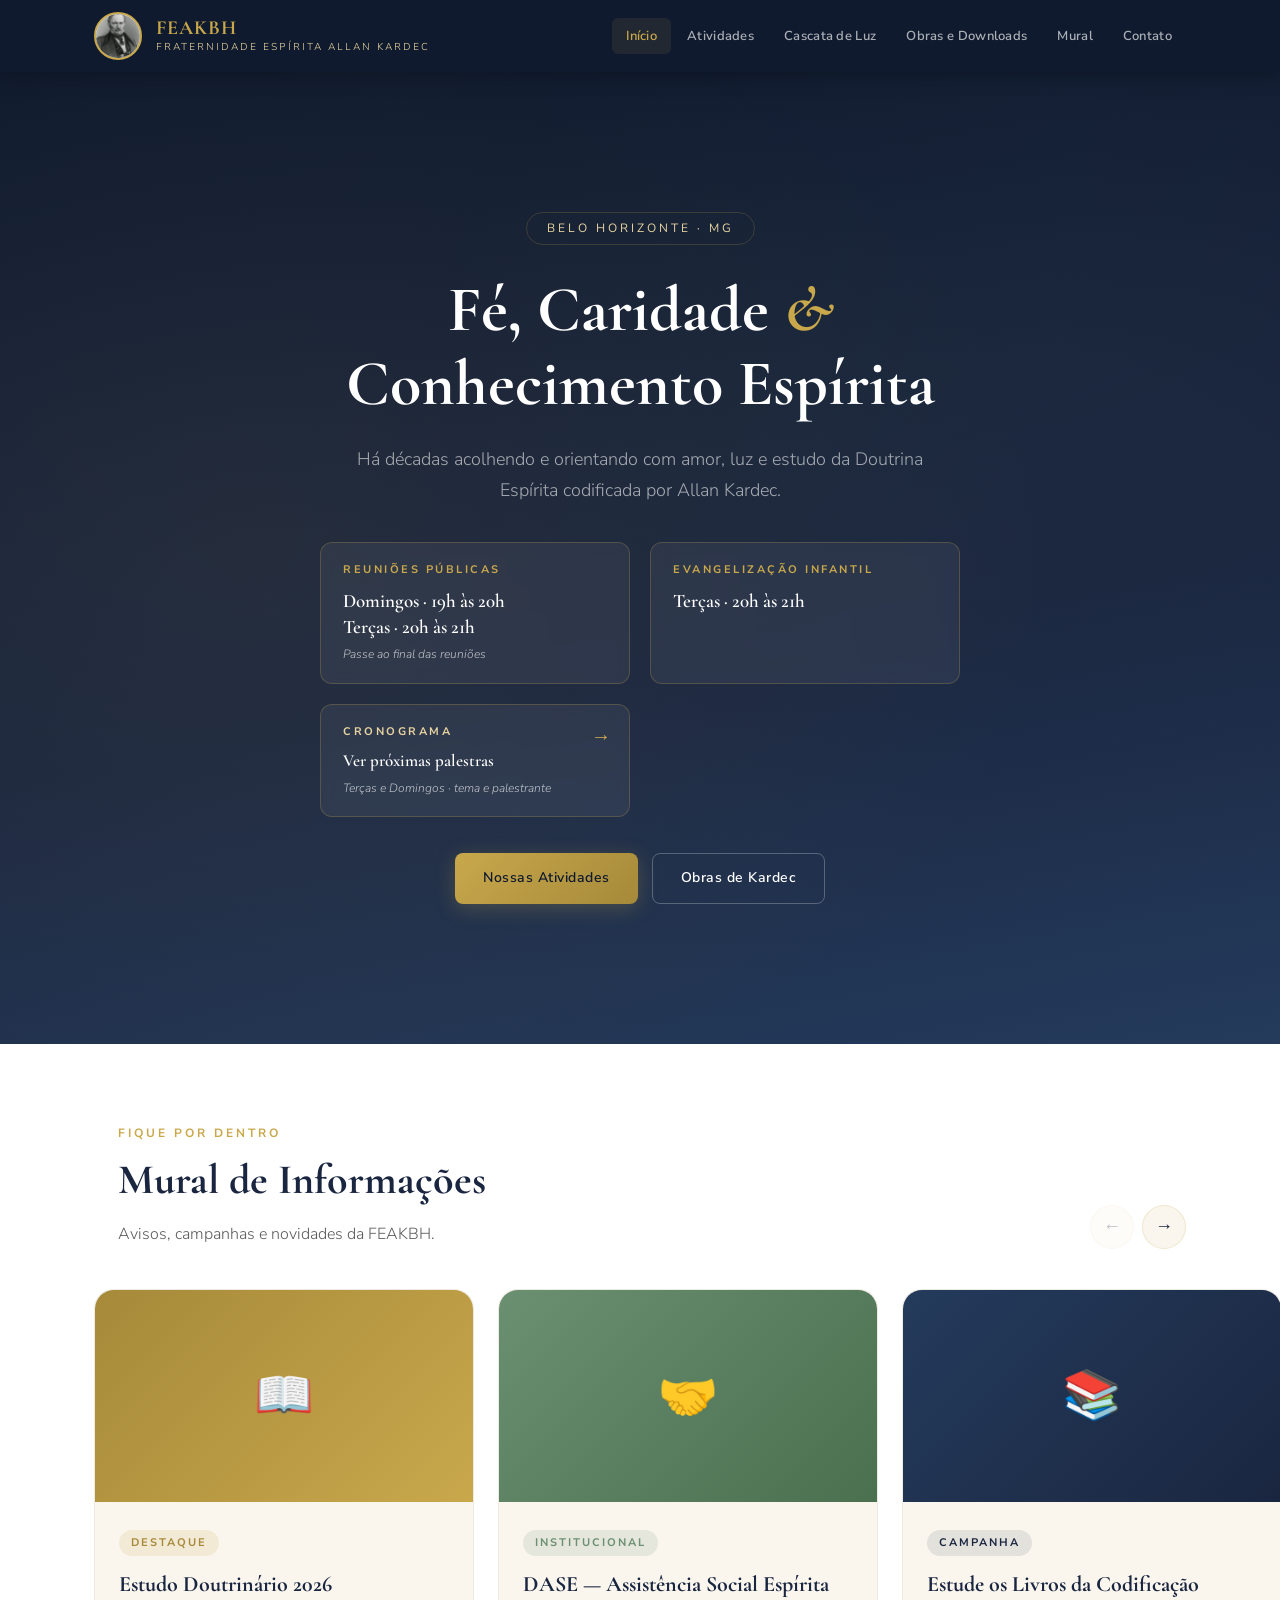
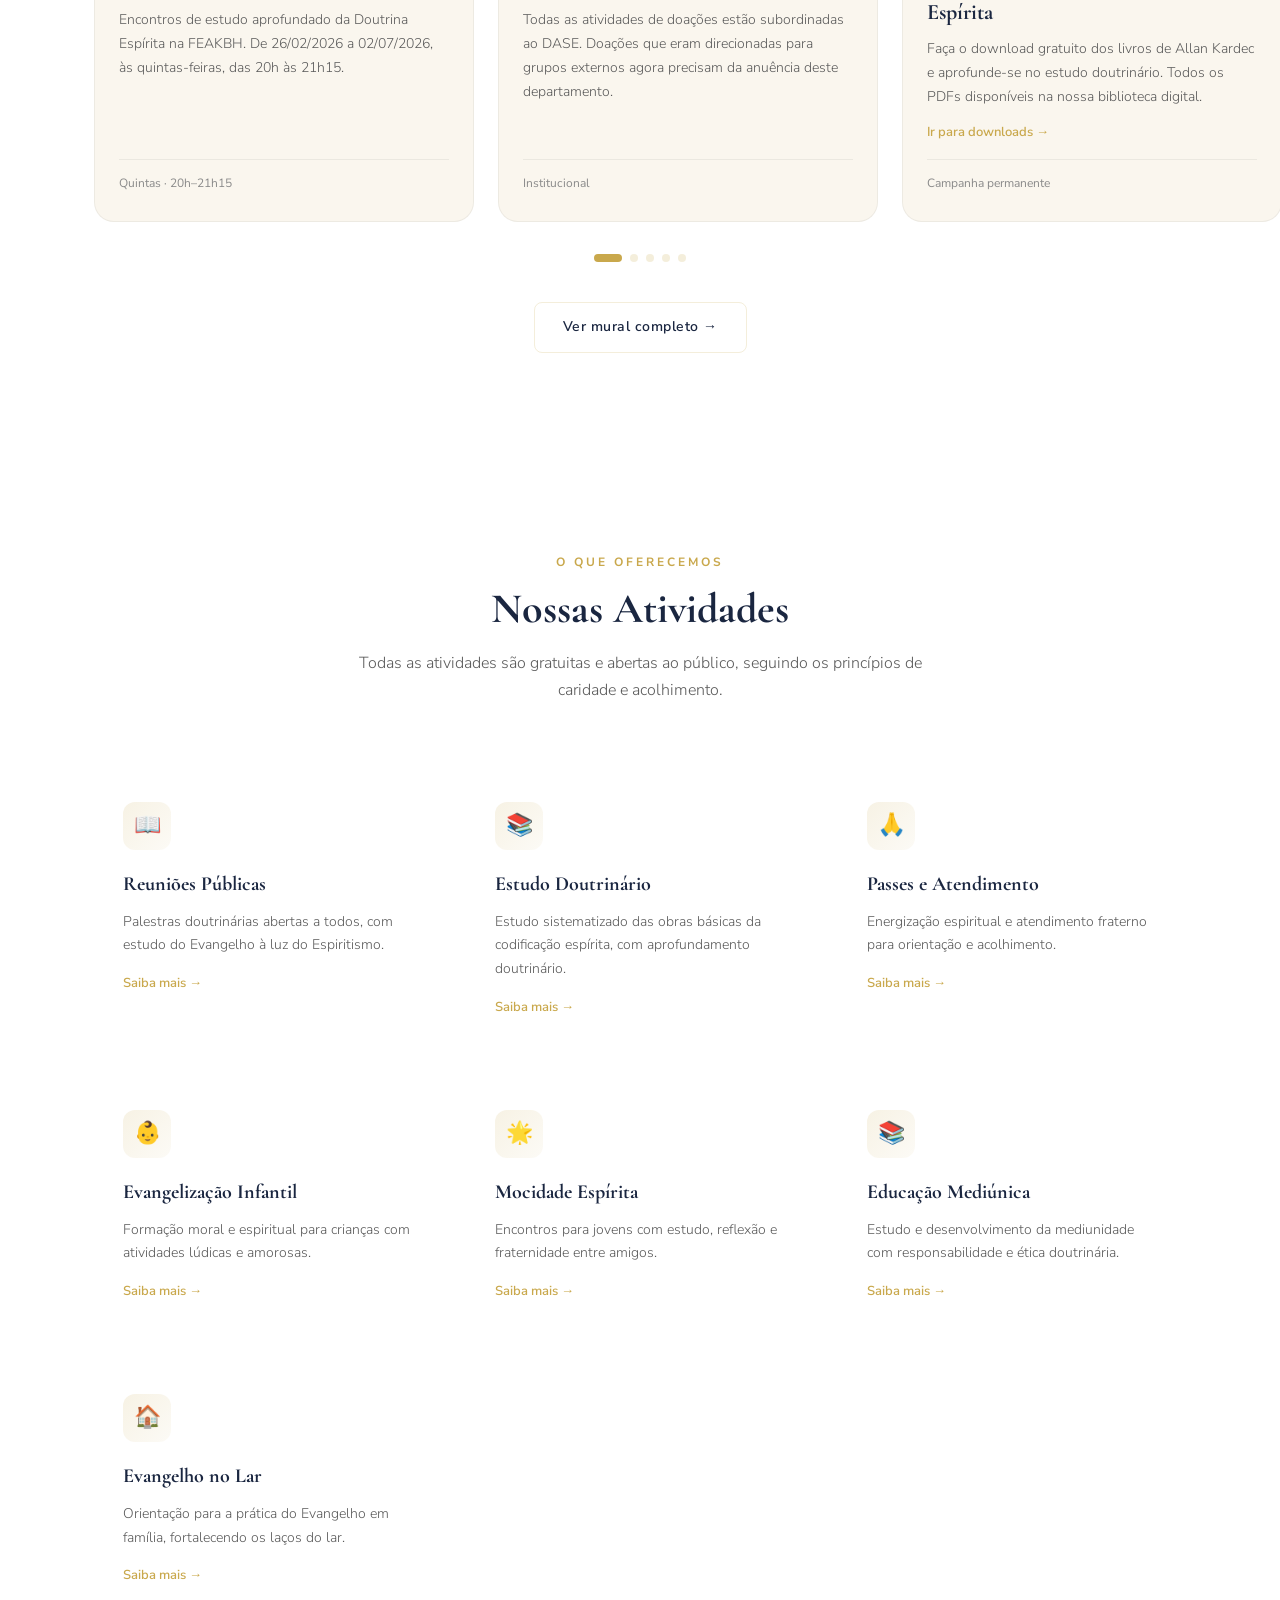
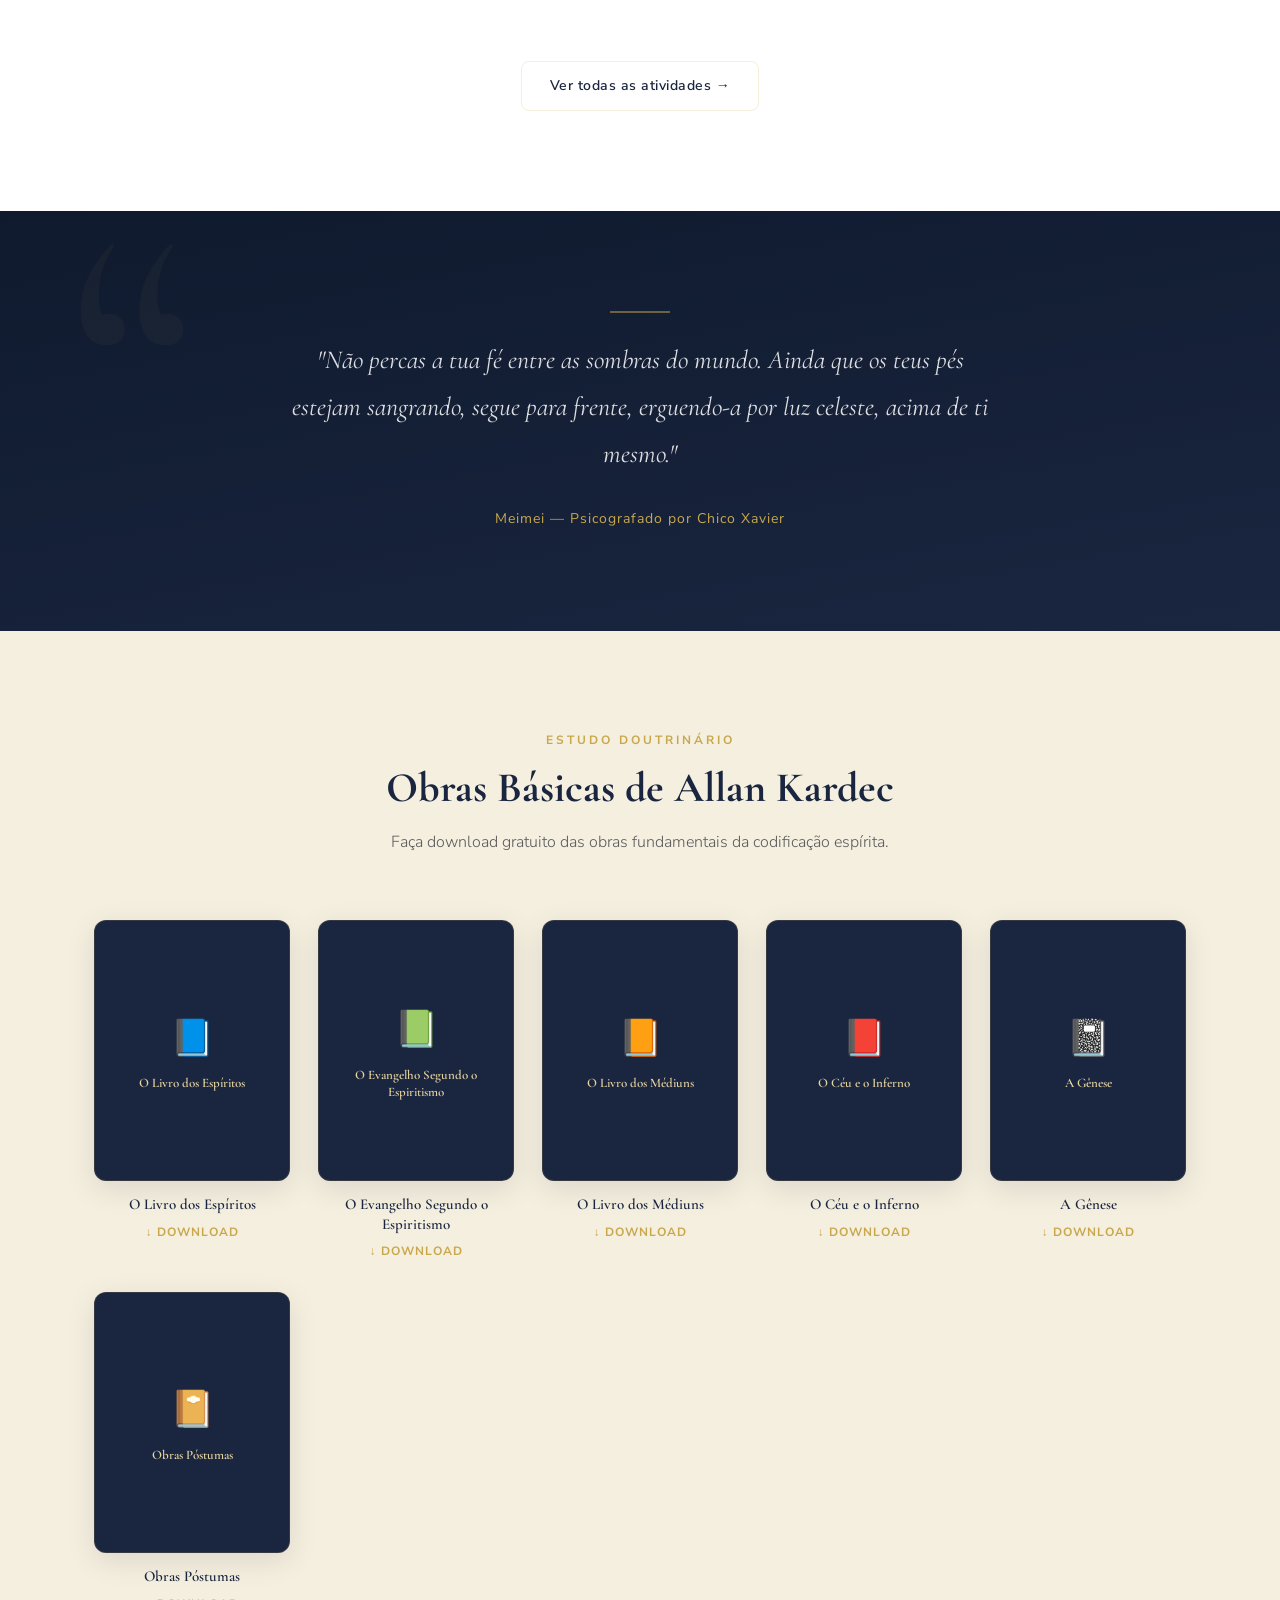
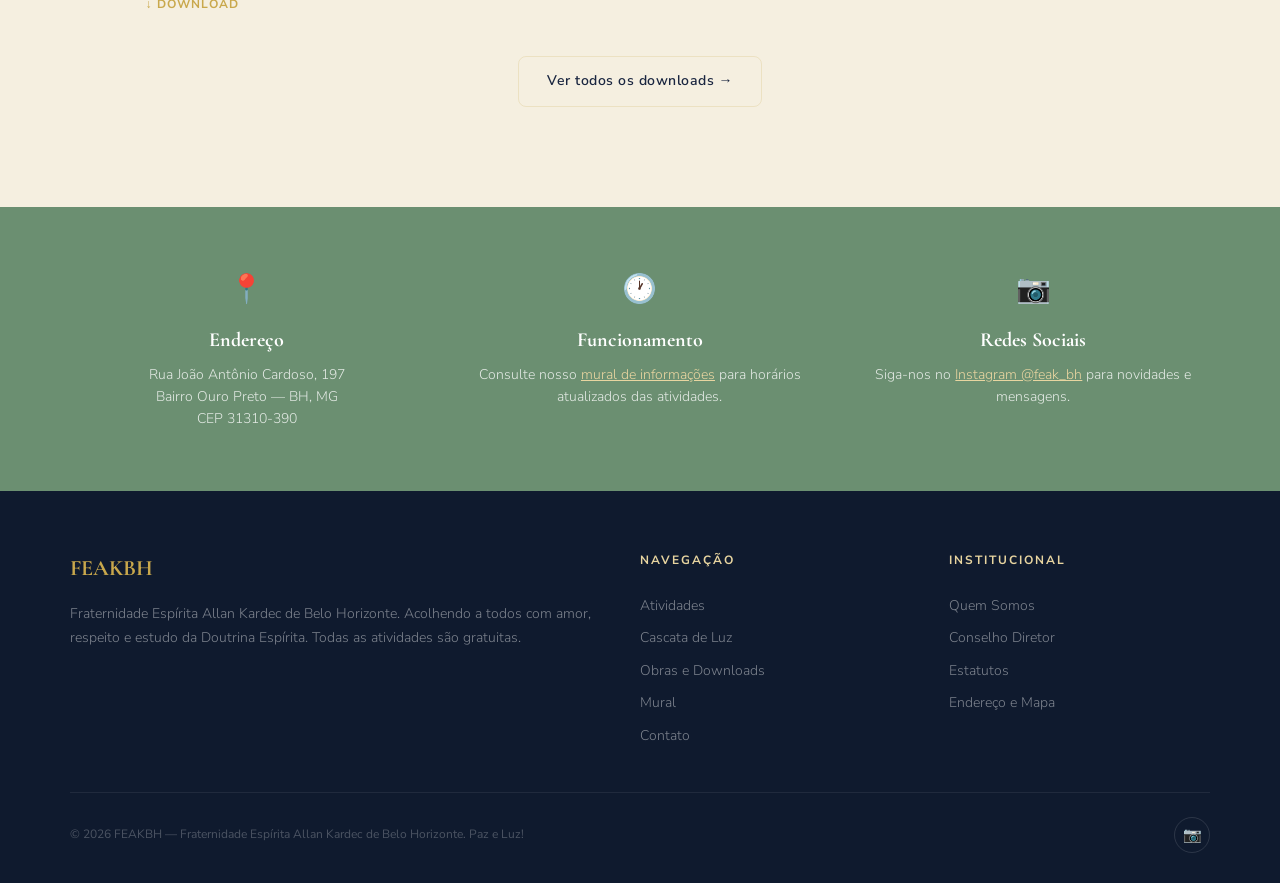
<file: feakbh-site/index.html>
<!DOCTYPE html>
<html lang="pt-BR">
<head>
  <meta charset="UTF-8">
  <meta name="viewport" content="width=device-width, initial-scale=1.0">
  <title>FEAKBH - Fraternidade Espírita Allan Kardec</title>
  <meta name="description" content="Fraternidade Espírita Allan Kardec de Belo Horizonte. Atividades gratuitas, estudo doutrinário, passes, atendimento fraterno e muito mais.">
  <link rel="stylesheet" href="css/style.css">
  <link rel="manifest" href="/manifest.json">
  <meta name="theme-color" content="#0F1A2E">
  <link rel="icon" type="image/png" href="/images/favicon-32.png">
  <link rel="apple-touch-icon" href="/images/apple-touch-icon.png">
  <meta name="apple-mobile-web-app-capable" content="yes">
  <meta name="apple-mobile-web-app-status-bar-style" content="black-translucent">
  <meta name="apple-mobile-web-app-title" content="FEAKBH">
  <script type="application/ld+json">
  {
    "@context": "https://schema.org",
    "@type": "ReligiousOrganization",
    "name": "FEAKBH — Fraternidade Espírita Allan Kardec",
    "alternateName": "FEAKBH",
    "url": "https://feakbh.com.br",
    "description": "Fraternidade Espírita Allan Kardec de Belo Horizonte. Casa espírita com atividades gratuitas de estudo doutrinário, passes, atendimento fraterno, evangelização infantil e mocidade.",
    "address": {
      "@type": "PostalAddress",
      "streetAddress": "Rua João Antônio Cardoso, 197",
      "addressLocality": "Belo Horizonte",
      "addressRegion": "MG",
      "postalCode": "31310-390",
      "addressCountry": "BR"
    },
    "sameAs": [
      "https://www.instagram.com/feak_bh/"
    ]
  }
  </script>
</head>
<body>

  <!-- HEADER -->
  <header>
    <div class="header-inner">
      <div class="logo-area">
        <a href="index.html">
          <img class="logo-circle" src="images/logo-kardec.png" alt="Allan Kardec">
          <div class="logo-text">
            <h1>FEAKBH</h1>
            <span>Fraternidade Espírita Allan Kardec</span>
          </div>
        </a>
      </div>
      <nav class="nav-desktop">
        <a href="index.html" class="active">Início</a>
        <a href="pages/atividades.html">Atividades</a>
        <a href="pages/cascata-de-luz.html">Cascata de Luz</a>
        <a href="pages/downloads.html">Obras e Downloads</a>
        <a href="pages/mural.html">Mural</a>
        <a href="pages/contato.html">Contato</a>
      </nav>
      <button class="nav-toggle" aria-label="Menu">☰</button>
    </div>
    <nav class="nav-mobile">
      <a href="index.html">Início</a>
      <a href="pages/atividades.html">Atividades</a>
      <a href="pages/cascata-de-luz.html">Cascata de Luz</a>
      <a href="pages/downloads.html">Obras e Downloads</a>
      <a href="pages/mural.html">Mural</a>
      <a href="pages/contato.html">Contato</a>
    </nav>
  </header>

  <!-- HERO -->
  <section class="hero">
    <div class="hero-particles">
      <div class="particle" style="left:10%;animation-delay:0s"></div>
      <div class="particle" style="left:25%;animation-delay:1.5s"></div>
      <div class="particle" style="left:42%;animation-delay:3s"></div>
      <div class="particle" style="left:58%;animation-delay:0.8s"></div>
      <div class="particle" style="left:72%;animation-delay:2.5s"></div>
      <div class="particle" style="left:88%;animation-delay:4s"></div>
      <div class="particle" style="left:15%;animation-delay:5.5s"></div>
      <div class="particle" style="left:65%;animation-delay:6.5s"></div>
    </div>
    <div class="hero-content">
      <div class="hero-badge">Belo Horizonte · MG</div>
      <h2>Fé, Caridade <em>&</em><br>Conhecimento Espírita</h2>
      <p>Há décadas acolhendo e orientando com amor, luz e estudo da Doutrina Espírita codificada por Allan Kardec.</p>

      <div class="hero-schedule">
        <div class="hero-schedule-item">
          <div class="hero-schedule-label">Reuniões Públicas</div>
          <div class="hero-schedule-time">Domingos · 19h às 20h</div>
          <div class="hero-schedule-time">Terças · 20h às 21h</div>
          <div class="hero-schedule-note">Passe ao final das reuniões</div>
        </div>
        <div class="hero-schedule-item">
          <div class="hero-schedule-label">Evangelização Infantil</div>
          <div class="hero-schedule-time">Terças · 20h às 21h</div>
        </div>
        <button type="button" class="hero-schedule-item hero-schedule-cta" id="openCronograma">
          <div class="hero-schedule-label">Cronograma</div>
          <div class="hero-schedule-time">Ver próximas palestras</div>
          <div class="hero-schedule-note">Terças e Domingos · tema e palestrante</div>
          <div class="hero-schedule-arrow" aria-hidden="true">→</div>
        </button>
      </div>

      <div class="hero-actions">
        <a href="pages/atividades.html" class="btn btn-primary">Nossas Atividades</a>
        <a href="pages/downloads.html" class="btn btn-outline">Obras de Kardec</a>
      </div>
    </div>
  </section>

  <!-- CRONOGRAMA MODAL -->
  <div class="cronograma-modal" id="cronogramaModal" aria-hidden="true" role="dialog" aria-labelledby="cronogramaTitle">
    <div class="cronograma-backdrop" data-close-cronograma></div>
    <div class="cronograma-dialog">
      <button type="button" class="cronograma-close" data-close-cronograma aria-label="Fechar">✕</button>
      <h3 id="cronogramaTitle">Cronograma de Palestras</h3>
      <div class="cronograma-content" id="cronogramaContent">
        <div class="cronograma-loading">Carregando cronograma…</div>
      </div>
    </div>
  </div>

  <!-- ============================================================
       MURAL DE INFORMAÇÕES (Carrossel)
       
       COMO ADICIONAR UM NOVO AVISO:
       1. Copie um bloco <div class="mural-slide"> abaixo
       2. Cole como PRIMEIRO item dentro de .mural-track
       3. Edite título, texto, tag e data
       4. Para imagem: use <img class="mural-slide-img" src="images/foto.jpg" alt="...">
       5. Sem imagem: use <div class="mural-slide-color">🔔</div> (troque o emoji)
       6. Tags disponíveis: destaque, aviso, campanha, evento
       7. Commit + push = atualizado automaticamente
       ============================================================ -->
  <section class="mural-carousel-section">
    <div class="mural-carousel-header">
      <div class="section-header">
        <div class="section-label">Fique por dentro</div>
        <h2 class="section-title">Mural de Informações</h2>
        <p class="section-subtitle">Avisos, campanhas e novidades da FEAKBH.</p>
      </div>
      <div class="mural-nav">
        <button class="mural-prev" aria-label="Anterior">←</button>
        <button class="mural-next" aria-label="Próximo">→</button>
      </div>
    </div>

    <div class="mural-track-wrapper">
      <div class="mural-track" id="muralTrack">

        <!-- AVISO 1 — Estudo Doutrinário -->
        <div class="mural-slide">
          <div class="mural-slide-color" style="background:linear-gradient(135deg,var(--gold-dark),var(--gold))">📖</div>
          <div class="mural-slide-body">
            <span class="mural-slide-tag destaque">Destaque</span>
            <h3>Estudo Doutrinário 2026</h3>
            <p>Encontros de estudo aprofundado da Doutrina Espírita na FEAKBH. De 26/02/2026 a 02/07/2026, às quintas-feiras, das 20h às 21h15.</p>
            <div class="mural-slide-date">Quintas · 20h–21h15</div>
          </div>
        </div>

        <!-- AVISO — DASE -->
        <div class="mural-slide">
          <div class="mural-slide-color" style="background:linear-gradient(135deg,var(--sage),#4A7050)">🤝</div>
          <div class="mural-slide-body">
            <span class="mural-slide-tag aviso">Institucional</span>
            <h3>DASE — Assistência Social Espírita</h3>
            <p>Todas as atividades de doações estão subordinadas ao DASE. Doações que eram direcionadas para grupos externos agora precisam da anuência deste departamento.</p>
            <div class="mural-slide-date">Institucional</div>
          </div>
        </div>

        <!-- AVISO 4 — Estude Kardec -->
        <div class="mural-slide">
          <div class="mural-slide-color" style="background:linear-gradient(135deg,var(--navy-light),var(--navy))">📚</div>
          <div class="mural-slide-body">
            <span class="mural-slide-tag campanha">Campanha</span>
            <h3>Estude os Livros da Codificação Espírita</h3>
            <p>Faça o download gratuito dos livros de Allan Kardec e aprofunde-se no estudo doutrinário. Todos os PDFs disponíveis na nossa biblioteca digital.</p>
            <a href="pages/downloads.html" class="mural-slide-link">Ir para downloads →</a>
            <div class="mural-slide-date">Campanha permanente</div>
          </div>
        </div>

        <!-- AVISO 5 — Evangelho no Lar -->
        <div class="mural-slide">
          <div class="mural-slide-color" style="background:linear-gradient(135deg,#8B6B3D,var(--gold-dark))">🏠</div>
          <div class="mural-slide-body">
            <span class="mural-slide-tag campanha">Campanha</span>
            <h3>Ampliação do Evangelho no Lar</h3>
            <p>Campanha para fortalecer a prática do Evangelho no Lar durante a Transição Planetária. A união da família no estudo e na prece fortalece os laços espirituais.</p>
            <a href="https://feakbh.com/37EvaLar.html" class="mural-slide-link">Saiba mais →</a>
            <div class="mural-slide-date">Campanha ativa</div>
          </div>
        </div>

        <!-- AVISO 6 — Livro recomendado -->
        <div class="mural-slide">
          <div class="mural-slide-color" style="background:linear-gradient(135deg,#2E4A6B,var(--navy))">📖</div>
          <div class="mural-slide-body">
            <span class="mural-slide-tag aviso">Recomendação</span>
            <h3>Livro: O Que é o Espiritismo</h3>
            <p>Indicado para iniciantes na Doutrina Espírita. Excelente ponto de partida para quem deseja conhecer os fundamentos do Espiritismo.</p>
            <a href="downloads/qee-ld.pdf" class="mural-slide-link" download>↓ Download gratuito →</a>
            <div class="mural-slide-date">Recomendação permanente</div>
          </div>
        </div>

        <!-- AVISO 7 — Instagram -->
        <div class="mural-slide">
          <div class="mural-slide-color" style="background:linear-gradient(135deg,#833AB4,#FD1D1D,#F77737)">📷</div>
          <div class="mural-slide-body">
            <span class="mural-slide-tag evento">Redes Sociais</span>
            <h3>Siga a FEAKBH no Instagram</h3>
            <p>Acompanhe mensagens, novidades e programação da casa espírita. Conteúdo atualizado regularmente para edificação e reflexão.</p>
            <a href="https://www.instagram.com/feak_bh/" target="_blank" rel="noopener" class="mural-slide-link">@feak_bh →</a>
            <div class="mural-slide-date">Siga-nos!</div>
          </div>
        </div>

      </div><!-- /mural-track -->
    </div><!-- /mural-track-wrapper -->

    <div class="mural-dots" id="muralDots"></div>

    <div class="text-center mt-40">
      <a href="pages/mural.html" class="btn btn-outline-dark">Ver mural completo →</a>
    </div>
  </section>

  <!-- ATIVIDADES RESUMO -->
  <section class="bg-white" id="atividades">
    <div class="container">
      <div class="section-header">
        <div class="section-label">O que oferecemos</div>
        <h2 class="section-title">Nossas Atividades</h2>
        <p class="section-subtitle">Todas as atividades são gratuitas e abertas ao público, seguindo os princípios de caridade e acolhimento.</p>
      </div>
      <div class="card-grid">
        <div class="card fade-in">
          <div class="card-icon">📖</div>
          <h3>Reuniões Públicas</h3>
          <p>Palestras doutrinárias abertas a todos, com estudo do Evangelho à luz do Espiritismo.</p>
          <a href="pages/atividades.html" class="card-link">Saiba mais →</a>
        </div>
        <div class="card fade-in">
          <div class="card-icon">📚</div>
          <h3>Estudo Doutrinário</h3>
          <p>Estudo sistematizado das obras básicas da codificação espírita, com aprofundamento doutrinário.</p>
          <a href="pages/atividades.html" class="card-link">Saiba mais →</a>
        </div>
        <div class="card fade-in">
          <div class="card-icon">🙏</div>
          <h3>Passes e Atendimento</h3>
          <p>Energização espiritual e atendimento fraterno para orientação e acolhimento.</p>
          <a href="pages/atividades.html" class="card-link">Saiba mais →</a>
        </div>
        <div class="card fade-in">
          <div class="card-icon">👶</div>
          <h3>Evangelização Infantil</h3>
          <p>Formação moral e espiritual para crianças com atividades lúdicas e amorosas.</p>
          <a href="pages/atividades.html" class="card-link">Saiba mais →</a>
        </div>
        <div class="card fade-in">
          <div class="card-icon">🌟</div>
          <h3>Mocidade Espírita</h3>
          <p>Encontros para jovens com estudo, reflexão e fraternidade entre amigos.</p>
          <a href="pages/atividades.html" class="card-link">Saiba mais →</a>
        </div>
        <div class="card fade-in">
          <div class="card-icon">📚</div>
          <h3>Educação Mediúnica</h3>
          <p>Estudo e desenvolvimento da mediunidade com responsabilidade e ética doutrinária.</p>
          <a href="pages/atividades.html" class="card-link">Saiba mais →</a>
        </div>
        <div class="card fade-in">
          <div class="card-icon">🏠</div>
          <h3>Evangelho no Lar</h3>
          <p>Orientação para a prática do Evangelho em família, fortalecendo os laços do lar.</p>
          <a href="pages/atividades.html" class="card-link">Saiba mais →</a>
        </div>
      </div>
      <div class="text-center mt-40">
        <a href="pages/atividades.html" class="btn btn-outline-dark">Ver todas as atividades →</a>
      </div>
    </div>
  </section>

  <!-- MENSAGEM -->
  <section class="quote-section">
    <div class="quote-content">
      <div class="quote-divider"></div>
      <blockquote>
        "Não percas a tua fé entre as sombras do mundo. Ainda que os teus pés estejam sangrando, segue para frente, erguendo-a por luz celeste, acima de ti mesmo."
      </blockquote>
      <cite>Meimei — Psicografado por Chico Xavier</cite>
    </div>
  </section>

  <!-- OBRAS DESTAQUE -->
  <section class="bg-cream-warm" id="obras">
    <div class="container">
      <div class="section-header">
        <div class="section-label">Estudo Doutrinário</div>
        <h2 class="section-title">Obras Básicas de Allan Kardec</h2>
        <p class="section-subtitle">Faça download gratuito das obras fundamentais da codificação espírita.</p>
      </div>
      <div class="books-grid">
        <div class="book-card fade-in">
          <div class="book-cover"><div class="book-placeholder">📘</div><span>O Livro dos Espíritos</span></div>
          <h4>O Livro dos Espíritos</h4>
          <a href="downloads/livro-espiritos.pdf" class="download-link" download>↓ Download</a>
        </div>
        <div class="book-card fade-in">
          <div class="book-cover"><div class="book-placeholder">📗</div><span>O Evangelho Segundo o Espiritismo</span></div>
          <h4>O Evangelho Segundo o Espiritismo</h4>
          <a href="downloads/evangelho-guillon.pdf" class="download-link" download>↓ Download</a>
        </div>
        <div class="book-card fade-in">
          <div class="book-cover"><div class="book-placeholder">📙</div><span>O Livro dos Médiuns</span></div>
          <h4>O Livro dos Médiuns</h4>
          <a href="downloads/livro-mediuns.pdf" class="download-link" download>↓ Download</a>
        </div>
        <div class="book-card fade-in">
          <div class="book-cover"><div class="book-placeholder">📕</div><span>O Céu e o Inferno</span></div>
          <h4>O Céu e o Inferno</h4>
          <a href="downloads/ceu-e-inferno.pdf" class="download-link" download>↓ Download</a>
        </div>
        <div class="book-card fade-in">
          <div class="book-cover"><div class="book-placeholder">📓</div><span>A Gênese</span></div>
          <h4>A Gênese</h4>
          <a href="downloads/genese.pdf" class="download-link" download>↓ Download</a>
        </div>
        <div class="book-card fade-in">
          <div class="book-cover"><div class="book-placeholder">📔</div><span>Obras Póstumas</span></div>
          <h4>Obras Póstumas</h4>
          <a href="downloads/obras-postumas.pdf" class="download-link" download>↓ Download</a>
        </div>
      </div>
      <div class="text-center mt-40">
        <a href="pages/downloads.html" class="btn btn-outline-dark">Ver todos os downloads →</a>
      </div>
    </div>
  </section>

  <!-- INFO BAR -->
  <section class="info-bar">
    <div class="info-grid">
      <div class="info-item">
        <div class="info-icon">📍</div>
        <h4>Endereço</h4>
        <p>Rua João Antônio Cardoso, 197<br>Bairro Ouro Preto — BH, MG<br>CEP 31310-390</p>
      </div>
      <div class="info-item">
        <div class="info-icon">🕐</div>
        <h4>Funcionamento</h4>
        <p>Consulte nosso <a href="pages/mural.html">mural de informações</a> para horários atualizados das atividades.</p>
      </div>
      <div class="info-item">
        <div class="info-icon">📷</div>
        <h4>Redes Sociais</h4>
        <p>Siga-nos no <a href="https://www.instagram.com/feak_bh/" target="_blank" rel="noopener">Instagram @feak_bh</a> para novidades e mensagens.</p>
      </div>
    </div>
  </section>

  <!-- FOOTER -->
  <footer>
    <div class="footer-grid">
      <div class="footer-about">
        <h3>FEAKBH</h3>
        <p>Fraternidade Espírita Allan Kardec de Belo Horizonte. Acolhendo a todos com amor, respeito e estudo da Doutrina Espírita. Todas as atividades são gratuitas.</p>
      </div>
      <div class="footer-col">
        <h4>Navegação</h4>
        <a href="pages/atividades.html">Atividades</a>
        <a href="pages/cascata-de-luz.html">Cascata de Luz</a>
        <a href="pages/downloads.html">Obras e Downloads</a>
        <a href="pages/mural.html">Mural</a>
        <a href="pages/contato.html">Contato</a>
      </div>
      <div class="footer-col">
        <h4>Institucional</h4>
        <a href="https://feakbh.com/11QuemSomos.html">Quem Somos</a>
        <a href="https://feakbh.com/14ConsD.html">Conselho Diretor</a>
        <a href="https://feakbh.com/13EstatutoseReg.html">Estatutos</a>
        <a href="https://feakbh.com/319End.html">Endereço e Mapa</a>
      </div>
    </div>
    <div class="footer-bottom">
      <p>© 2026 FEAKBH — Fraternidade Espírita Allan Kardec de Belo Horizonte. Paz e Luz!</p>
      <div class="footer-social">
        <a href="https://www.instagram.com/feak_bh/" target="_blank" rel="noopener" aria-label="Instagram">📷</a>
      </div>
    </div>
  </footer>

  <script src="js/main.js"></script>
</body>
</html>
</file>
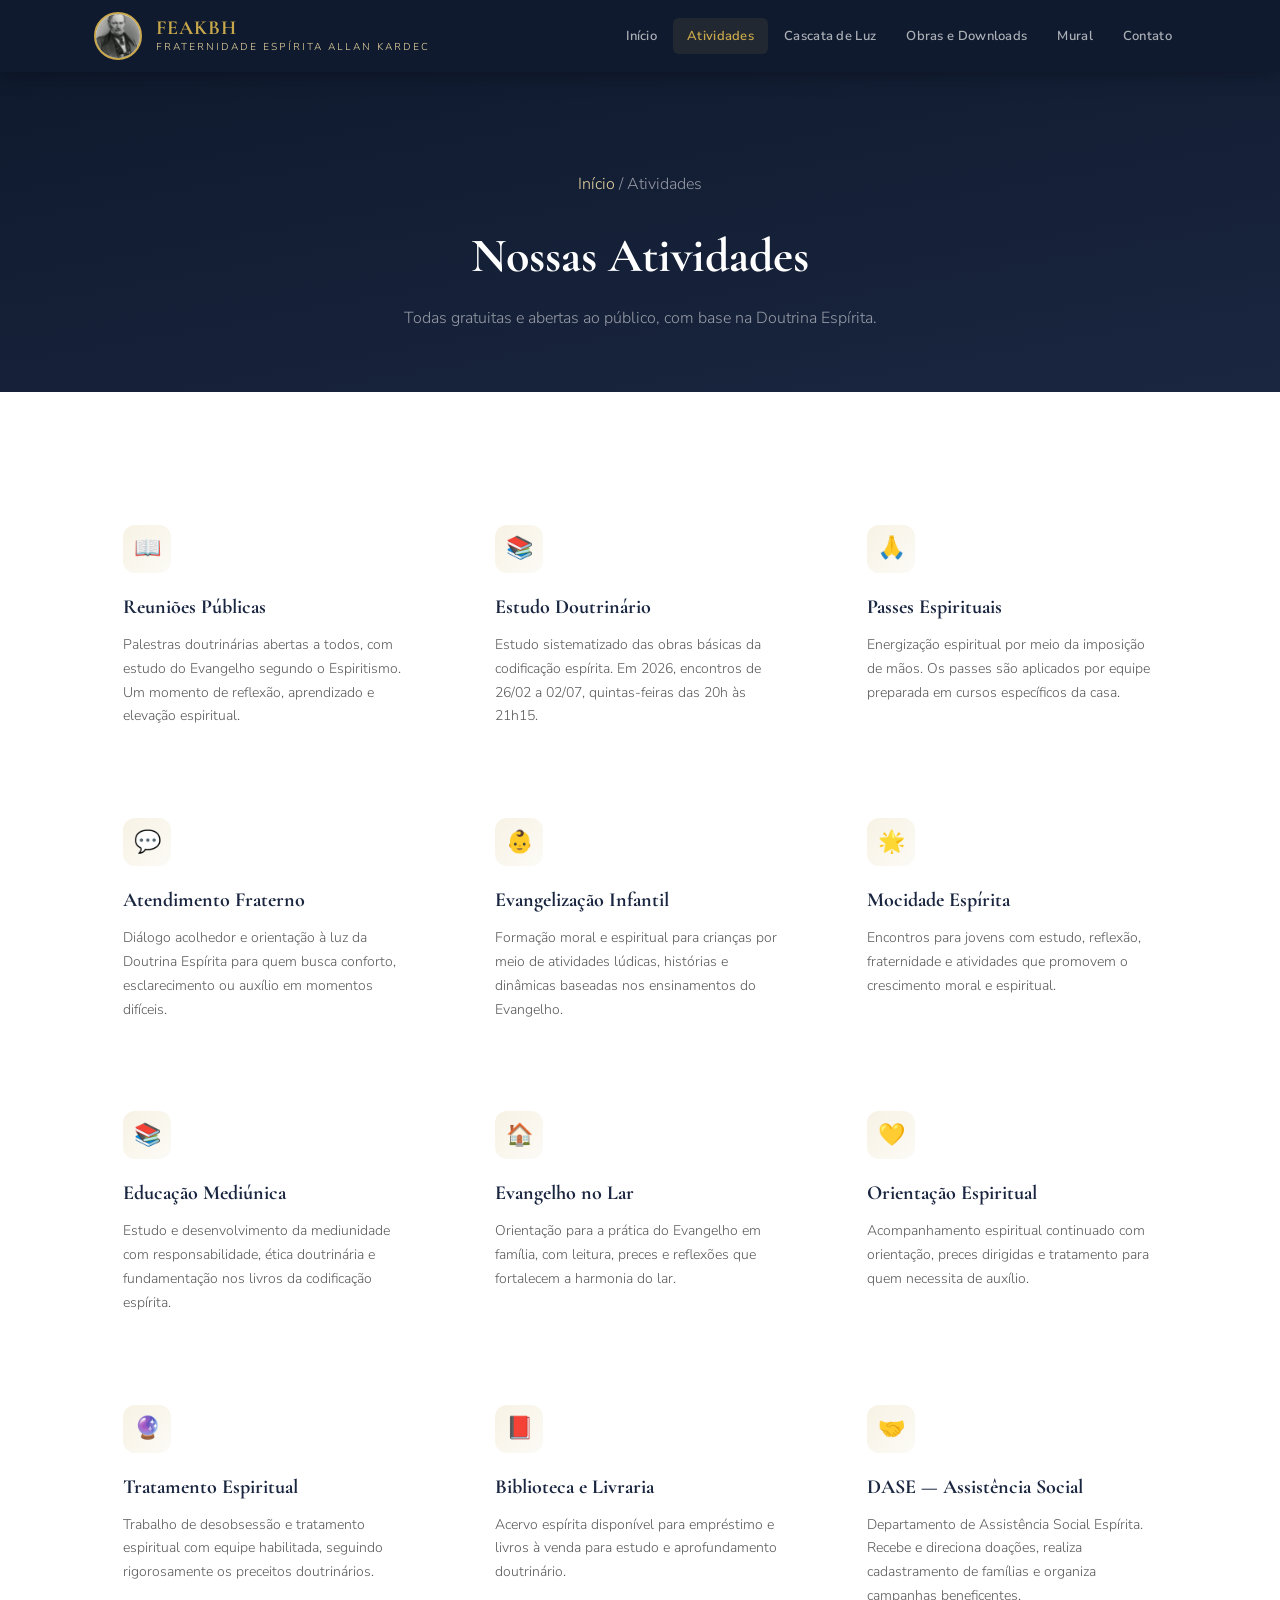
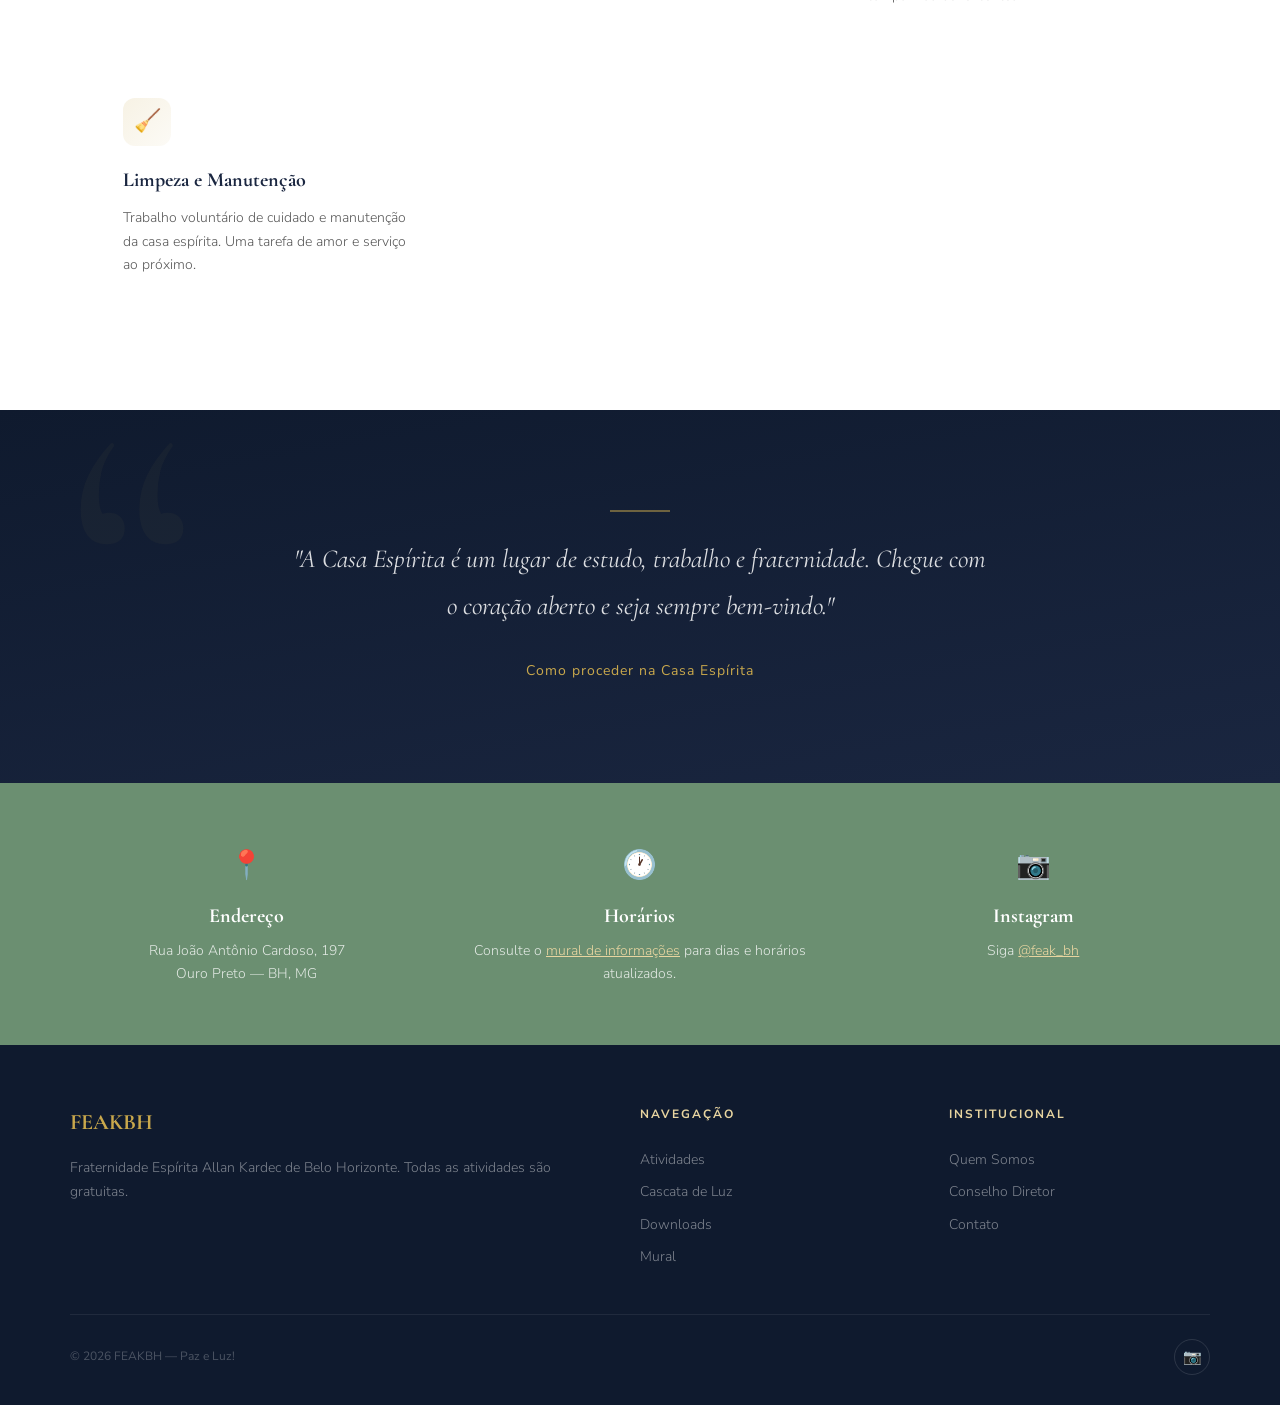
<file: feakbh-site/pages/atividades.html>
<!DOCTYPE html>
<html lang="pt-BR">
<head>
  <meta charset="UTF-8">
  <meta name="viewport" content="width=device-width, initial-scale=1.0">
  <title>Nossas Atividades - FEAKBH</title>
  <meta name="description" content="Conheça todas as atividades gratuitas da Fraternidade Espírita Allan Kardec de BH.">
  <link rel="stylesheet" href="../css/style.css">
  <link rel="manifest" href="/manifest.json">
  <meta name="theme-color" content="#0F1A2E">
  <link rel="icon" type="image/png" href="/images/favicon-32.png">
  <link rel="apple-touch-icon" href="/images/apple-touch-icon.png">
  <meta name="apple-mobile-web-app-capable" content="yes">
  <meta name="apple-mobile-web-app-title" content="FEAKBH">
  <script type="application/ld+json">
  {
    "@context": "https://schema.org",
    "@type": "ReligiousOrganization",
    "name": "FEAKBH — Fraternidade Espírita Allan Kardec",
    "url": "https://feakbh.com.br",
    "address": {
      "@type": "PostalAddress",
      "streetAddress": "Rua João Antônio Cardoso, 197",
      "addressLocality": "Belo Horizonte",
      "addressRegion": "MG",
      "postalCode": "31310-390",
      "addressCountry": "BR"
    },
    "sameAs": ["https://www.instagram.com/feak_bh/"]
  }
  </script>
</head>
<body>

  <header>
    <div class="header-inner">
      <div class="logo-area">
        <a href="../index.html">
          <img class="logo-circle" src="../images/logo-kardec.png" alt="Allan Kardec">
          <div class="logo-text"><h1>FEAKBH</h1><span>Fraternidade Espírita Allan Kardec</span></div>
        </a>
      </div>
      <nav class="nav-desktop">
        <a href="../index.html">Início</a>
        <a href="atividades.html" class="active">Atividades</a>
        <a href="cascata-de-luz.html">Cascata de Luz</a>
        <a href="downloads.html">Obras e Downloads</a>
        <a href="mural.html">Mural</a>
        <a href="contato.html">Contato</a>
      </nav>
      <button class="nav-toggle" aria-label="Menu">☰</button>
    </div>
    <nav class="nav-mobile">
      <a href="../index.html">Início</a>
      <a href="atividades.html">Atividades</a>
      <a href="cascata-de-luz.html">Cascata de Luz</a>
      <a href="downloads.html">Obras e Downloads</a>
      <a href="mural.html">Mural</a>
      <a href="contato.html">Contato</a>
    </nav>
  </header>

  <section class="page-hero">
    <p class="breadcrumb"><a href="../index.html">Início</a> / Atividades</p>
    <h2>Nossas Atividades</h2>
    <p>Todas gratuitas e abertas ao público, com base na Doutrina Espírita.</p>
  </section>

  <section class="bg-white">
    <div class="container">
      <div class="card-grid">
        <div class="card fade-in">
          <div class="card-icon">📖</div>
          <h3>Reuniões Públicas</h3>
          <p>Palestras doutrinárias abertas a todos, com estudo do Evangelho segundo o Espiritismo. Um momento de reflexão, aprendizado e elevação espiritual.</p>
        </div>
        <div class="card fade-in">
          <div class="card-icon">📚</div>
          <h3>Estudo Doutrinário</h3>
          <p>Estudo sistematizado das obras básicas da codificação espírita. Em 2026, encontros de 26/02 a 02/07, quintas-feiras das 20h às 21h15.</p>
        </div>
        <div class="card fade-in">
          <div class="card-icon">🙏</div>
          <h3>Passes Espirituais</h3>
          <p>Energização espiritual por meio da imposição de mãos. Os passes são aplicados por equipe preparada em cursos específicos da casa.</p>
        </div>
        <div class="card fade-in">
          <div class="card-icon">💬</div>
          <h3>Atendimento Fraterno</h3>
          <p>Diálogo acolhedor e orientação à luz da Doutrina Espírita para quem busca conforto, esclarecimento ou auxílio em momentos difíceis.</p>
        </div>
        <div class="card fade-in">
          <div class="card-icon">👶</div>
          <h3>Evangelização Infantil</h3>
          <p>Formação moral e espiritual para crianças por meio de atividades lúdicas, histórias e dinâmicas baseadas nos ensinamentos do Evangelho.</p>
        </div>
        <div class="card fade-in">
          <div class="card-icon">🌟</div>
          <h3>Mocidade Espírita</h3>
          <p>Encontros para jovens com estudo, reflexão, fraternidade e atividades que promovem o crescimento moral e espiritual.</p>
        </div>
        <div class="card fade-in">
          <div class="card-icon">📚</div>
          <h3>Educação Mediúnica</h3>
          <p>Estudo e desenvolvimento da mediunidade com responsabilidade, ética doutrinária e fundamentação nos livros da codificação espírita.</p>
        </div>
        <div class="card fade-in">
          <div class="card-icon">🏠</div>
          <h3>Evangelho no Lar</h3>
          <p>Orientação para a prática do Evangelho em família, com leitura, preces e reflexões que fortalecem a harmonia do lar.</p>
        </div>
        <div class="card fade-in">
          <div class="card-icon">💛</div>
          <h3>Orientação Espiritual</h3>
          <p>Acompanhamento espiritual continuado com orientação, preces dirigidas e tratamento para quem necessita de auxílio.</p>
        </div>
        <div class="card fade-in">
          <div class="card-icon">🔮</div>
          <h3>Tratamento Espiritual</h3>
          <p>Trabalho de desobsessão e tratamento espiritual com equipe habilitada, seguindo rigorosamente os preceitos doutrinários.</p>
        </div>
        <div class="card fade-in">
          <div class="card-icon">📕</div>
          <h3>Biblioteca e Livraria</h3>
          <p>Acervo espírita disponível para empréstimo e livros à venda para estudo e aprofundamento doutrinário.</p>
        </div>
        <div class="card fade-in">
          <div class="card-icon">🤝</div>
          <h3>DASE — Assistência Social</h3>
          <p>Departamento de Assistência Social Espírita. Recebe e direciona doações, realiza cadastramento de famílias e organiza campanhas beneficentes.</p>
        </div>
        <div class="card fade-in">
          <div class="card-icon">🧹</div>
          <h3>Limpeza e Manutenção</h3>
          <p>Trabalho voluntário de cuidado e manutenção da casa espírita. Uma tarefa de amor e serviço ao próximo.</p>
        </div>
      </div>
    </div>
  </section>

  <!-- COMO PROCEDER -->
  <section class="quote-section">
    <div class="quote-content">
      <div class="quote-divider"></div>
      <blockquote>
        "A Casa Espírita é um lugar de estudo, trabalho e fraternidade. Chegue com o coração aberto e seja sempre bem-vindo."
      </blockquote>
      <cite>Como proceder na Casa Espírita</cite>
    </div>
  </section>

  <!-- INFO BAR -->
  <section class="info-bar">
    <div class="info-grid">
      <div class="info-item">
        <div class="info-icon">📍</div>
        <h4>Endereço</h4>
        <p>Rua João Antônio Cardoso, 197<br>Ouro Preto — BH, MG</p>
      </div>
      <div class="info-item">
        <div class="info-icon">🕐</div>
        <h4>Horários</h4>
        <p>Consulte o <a href="mural.html">mural de informações</a> para dias e horários atualizados.</p>
      </div>
      <div class="info-item">
        <div class="info-icon">📷</div>
        <h4>Instagram</h4>
        <p>Siga <a href="https://www.instagram.com/feak_bh/" target="_blank" rel="noopener">@feak_bh</a></p>
      </div>
    </div>
  </section>

  <footer>
    <div class="footer-grid">
      <div class="footer-about">
        <h3>FEAKBH</h3>
        <p>Fraternidade Espírita Allan Kardec de Belo Horizonte. Todas as atividades são gratuitas.</p>
      </div>
      <div class="footer-col">
        <h4>Navegação</h4>
        <a href="atividades.html">Atividades</a>
        <a href="cascata-de-luz.html">Cascata de Luz</a>
        <a href="downloads.html">Downloads</a>
        <a href="mural.html">Mural</a>
      </div>
      <div class="footer-col">
        <h4>Institucional</h4>
        <a href="https://feakbh.com/11QuemSomos.html">Quem Somos</a>
        <a href="https://feakbh.com/14ConsD.html">Conselho Diretor</a>
        <a href="contato.html">Contato</a>
      </div>
    </div>
    <div class="footer-bottom">
      <p>© 2026 FEAKBH — Paz e Luz!</p>
      <div class="footer-social">
        <a href="https://www.instagram.com/feak_bh/" target="_blank" rel="noopener">📷</a>
      </div>
    </div>
  </footer>

  <script src="../js/main.js"></script>
</body>
</html>
</file>
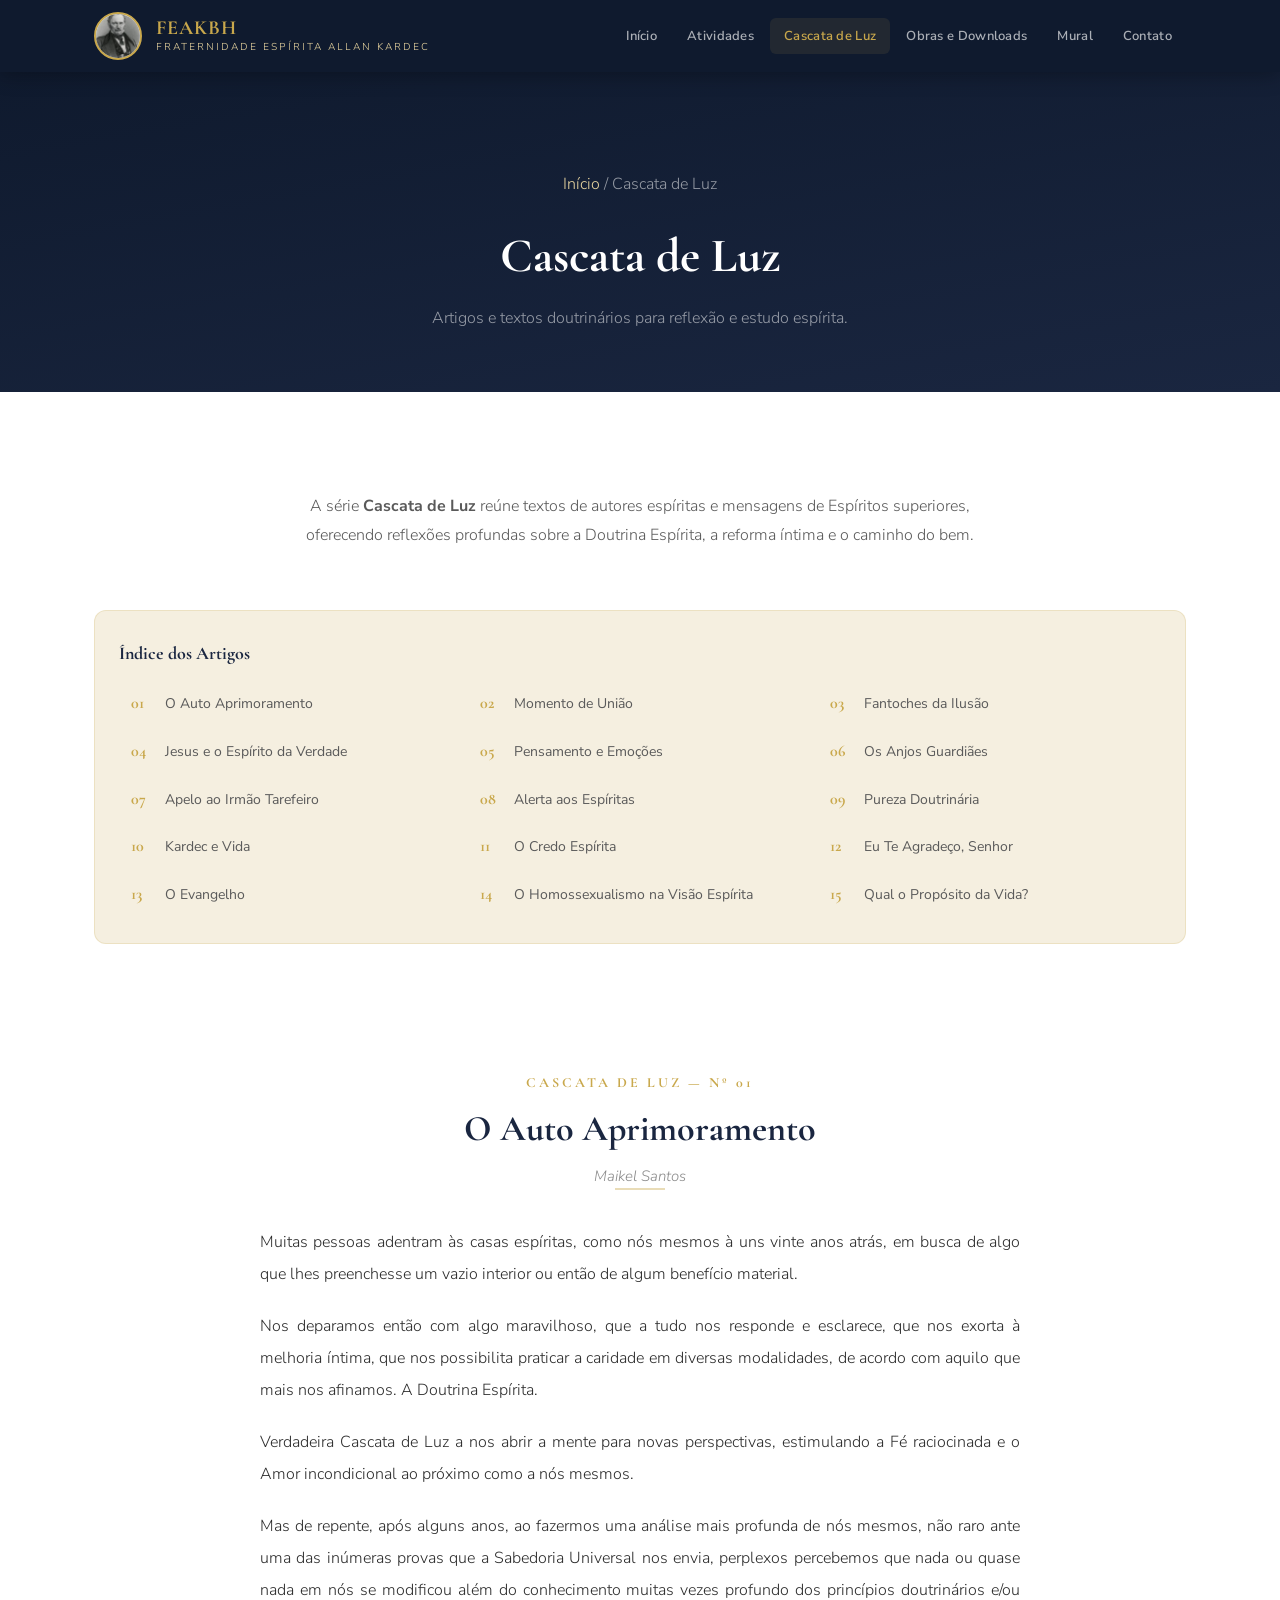
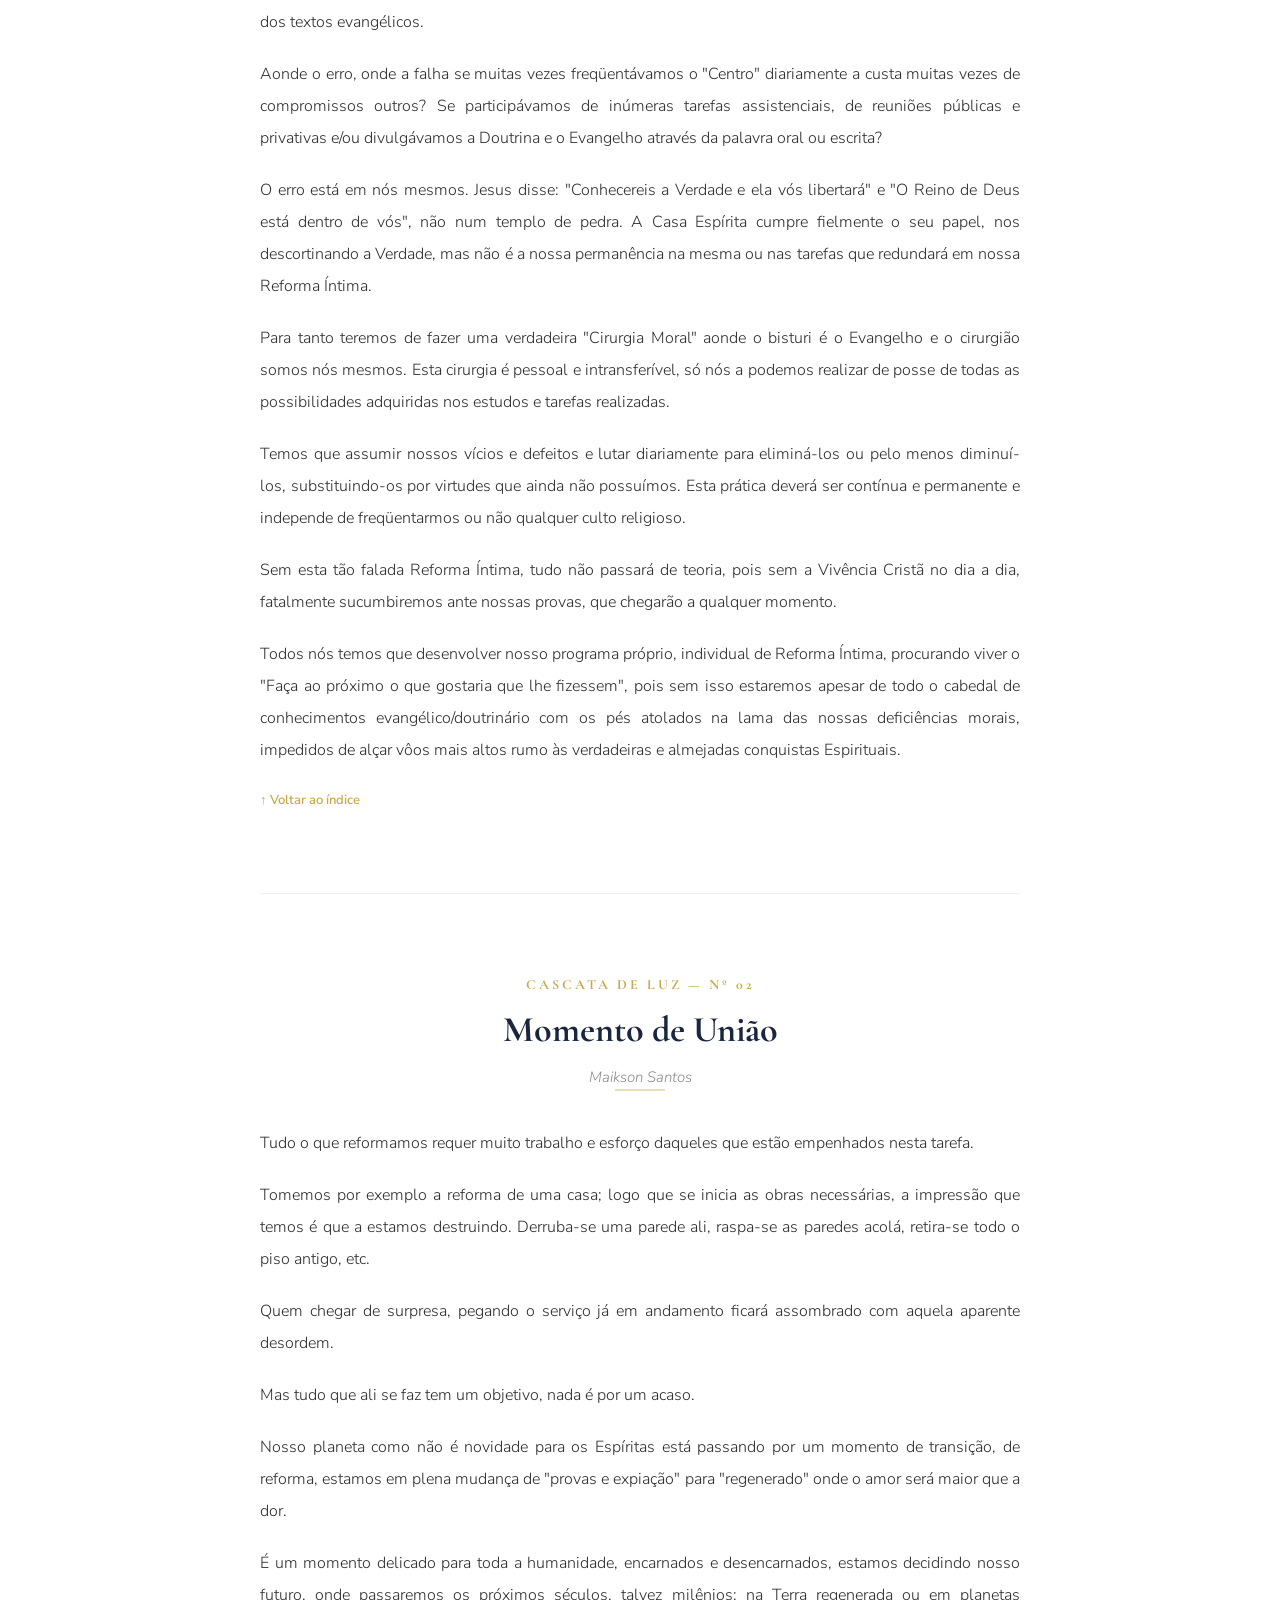
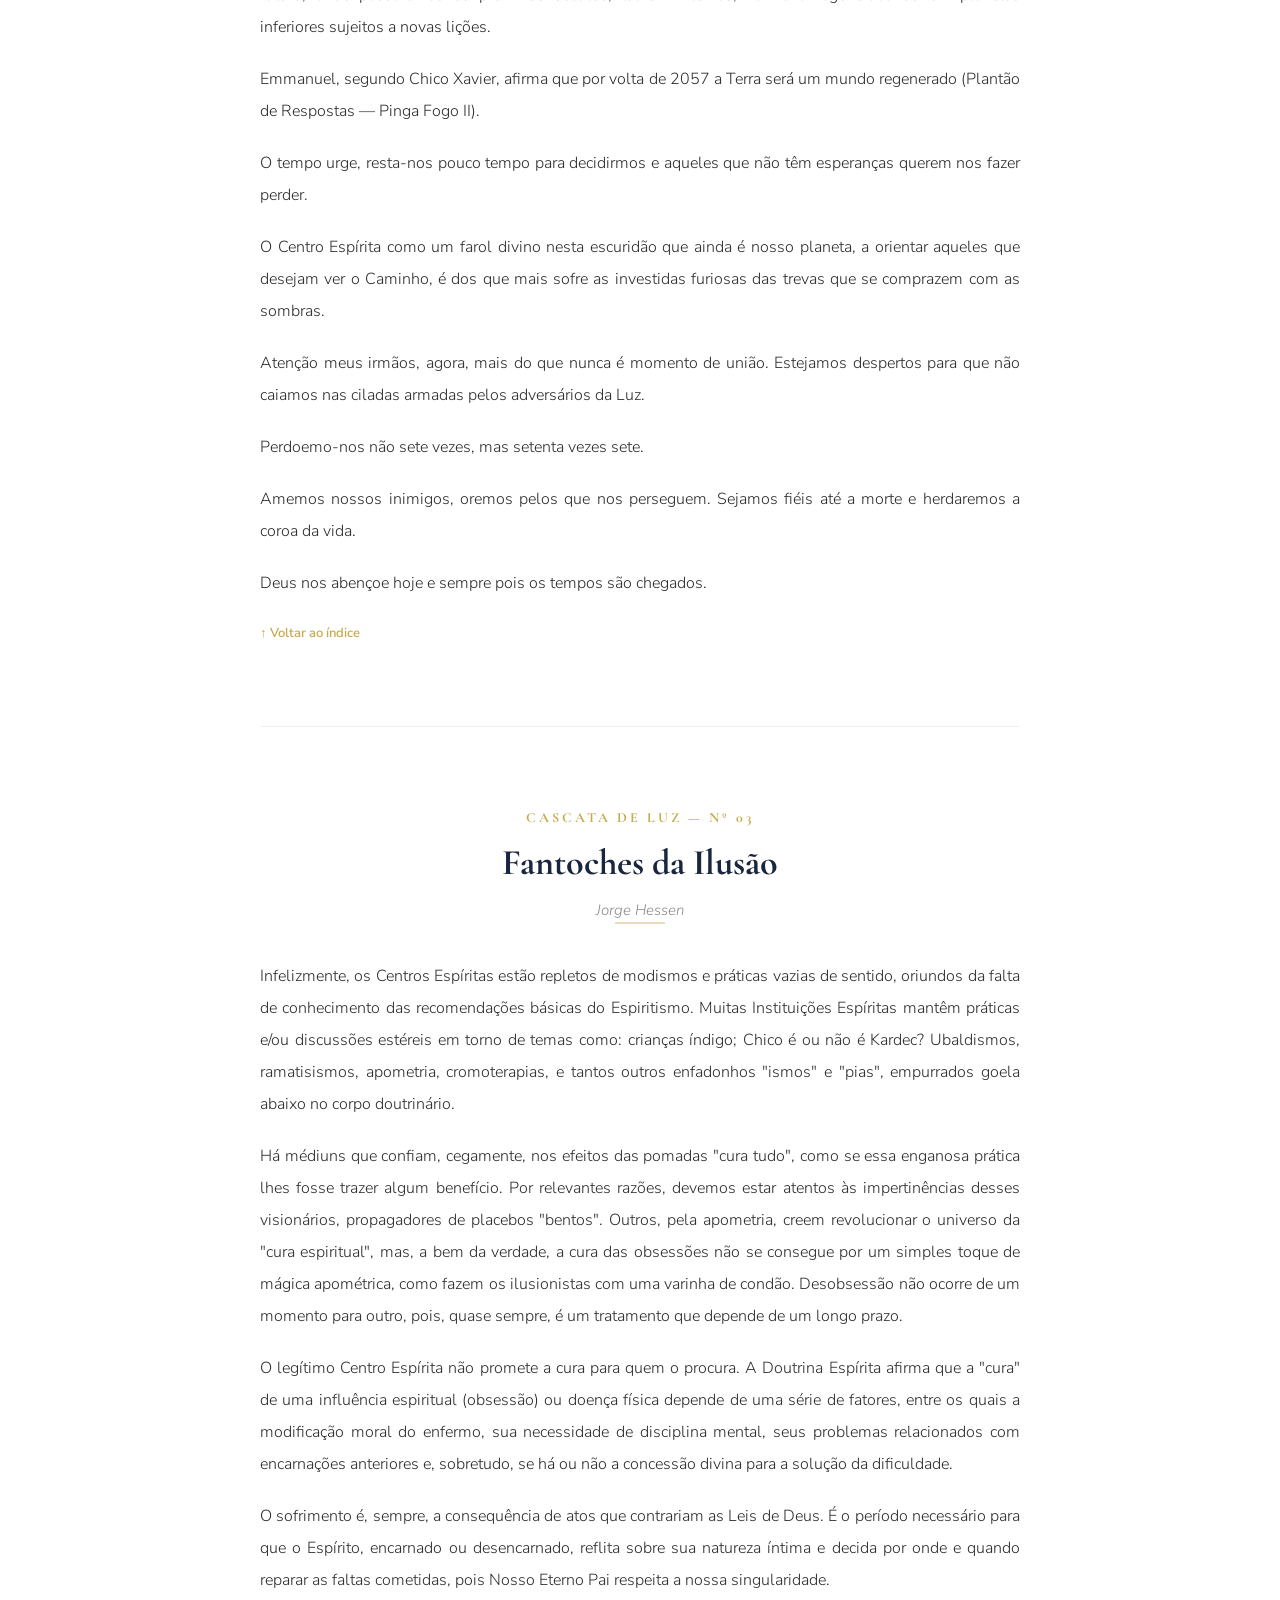
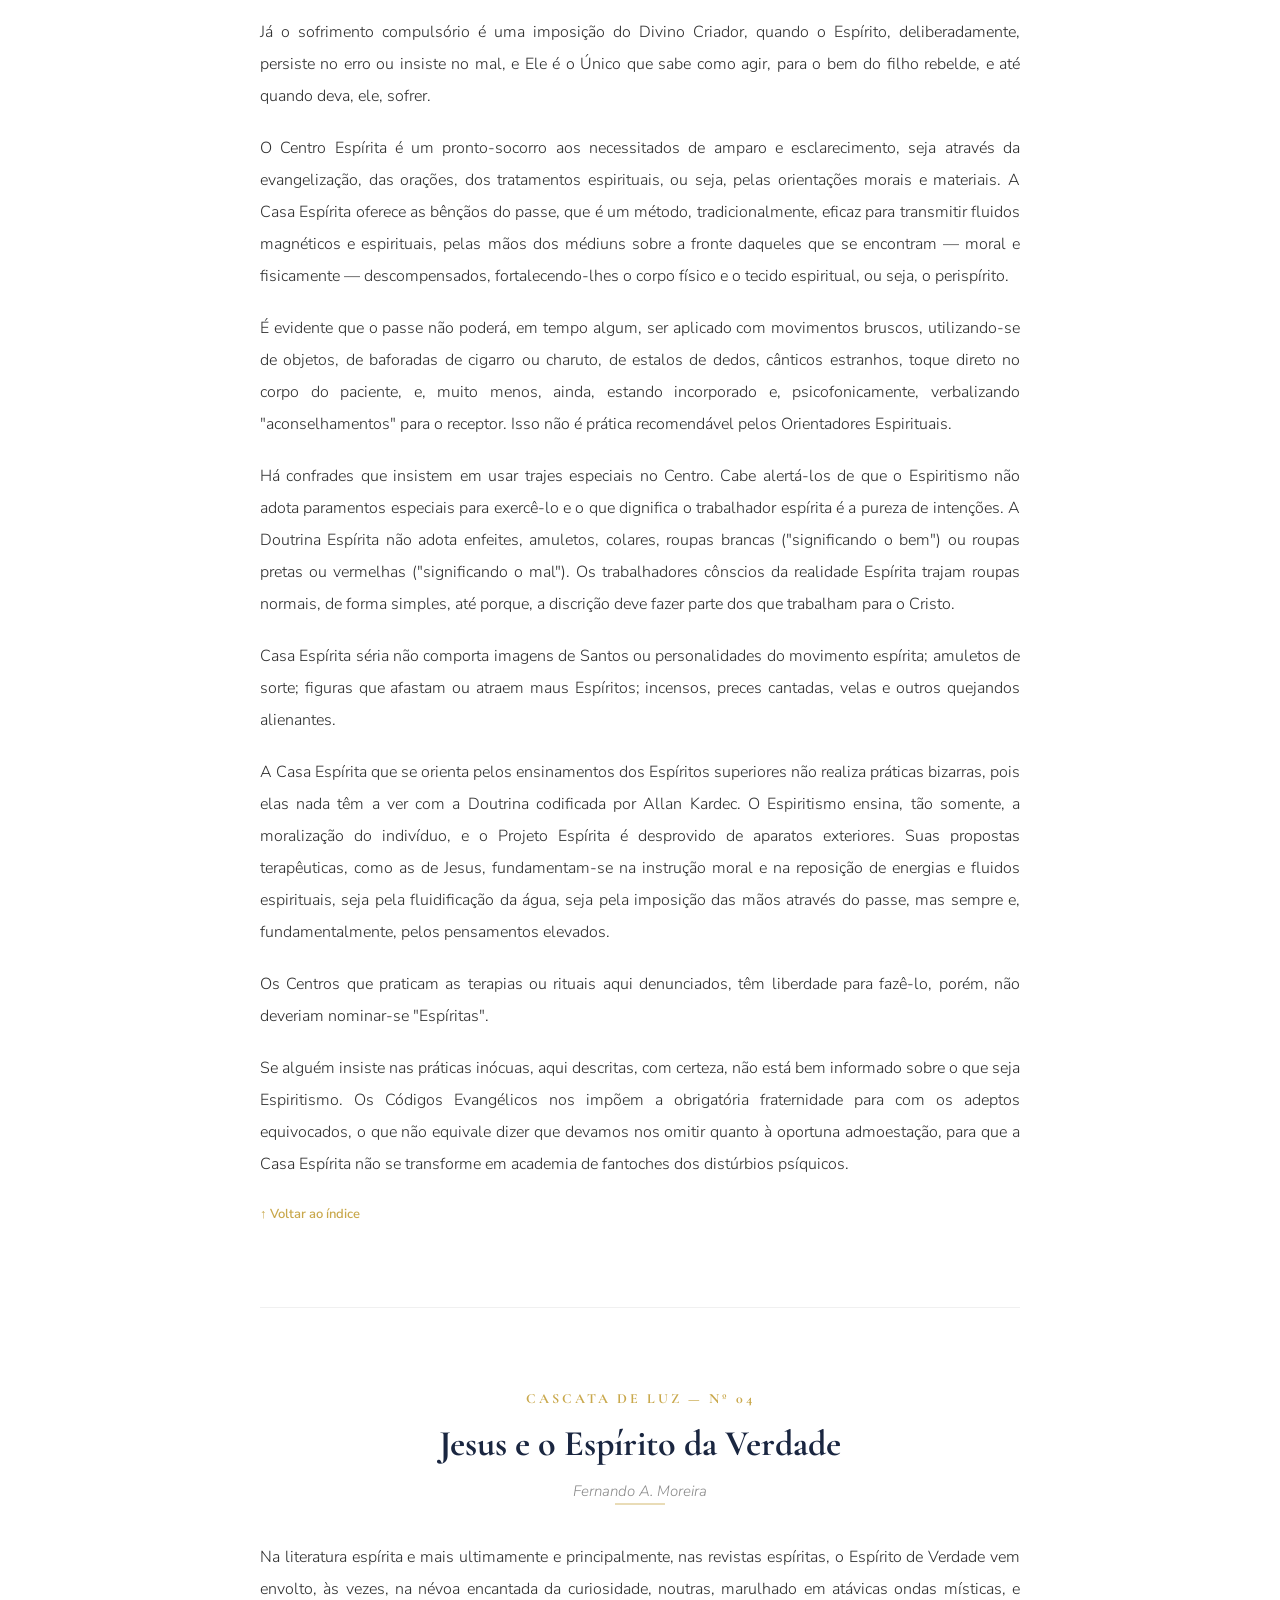
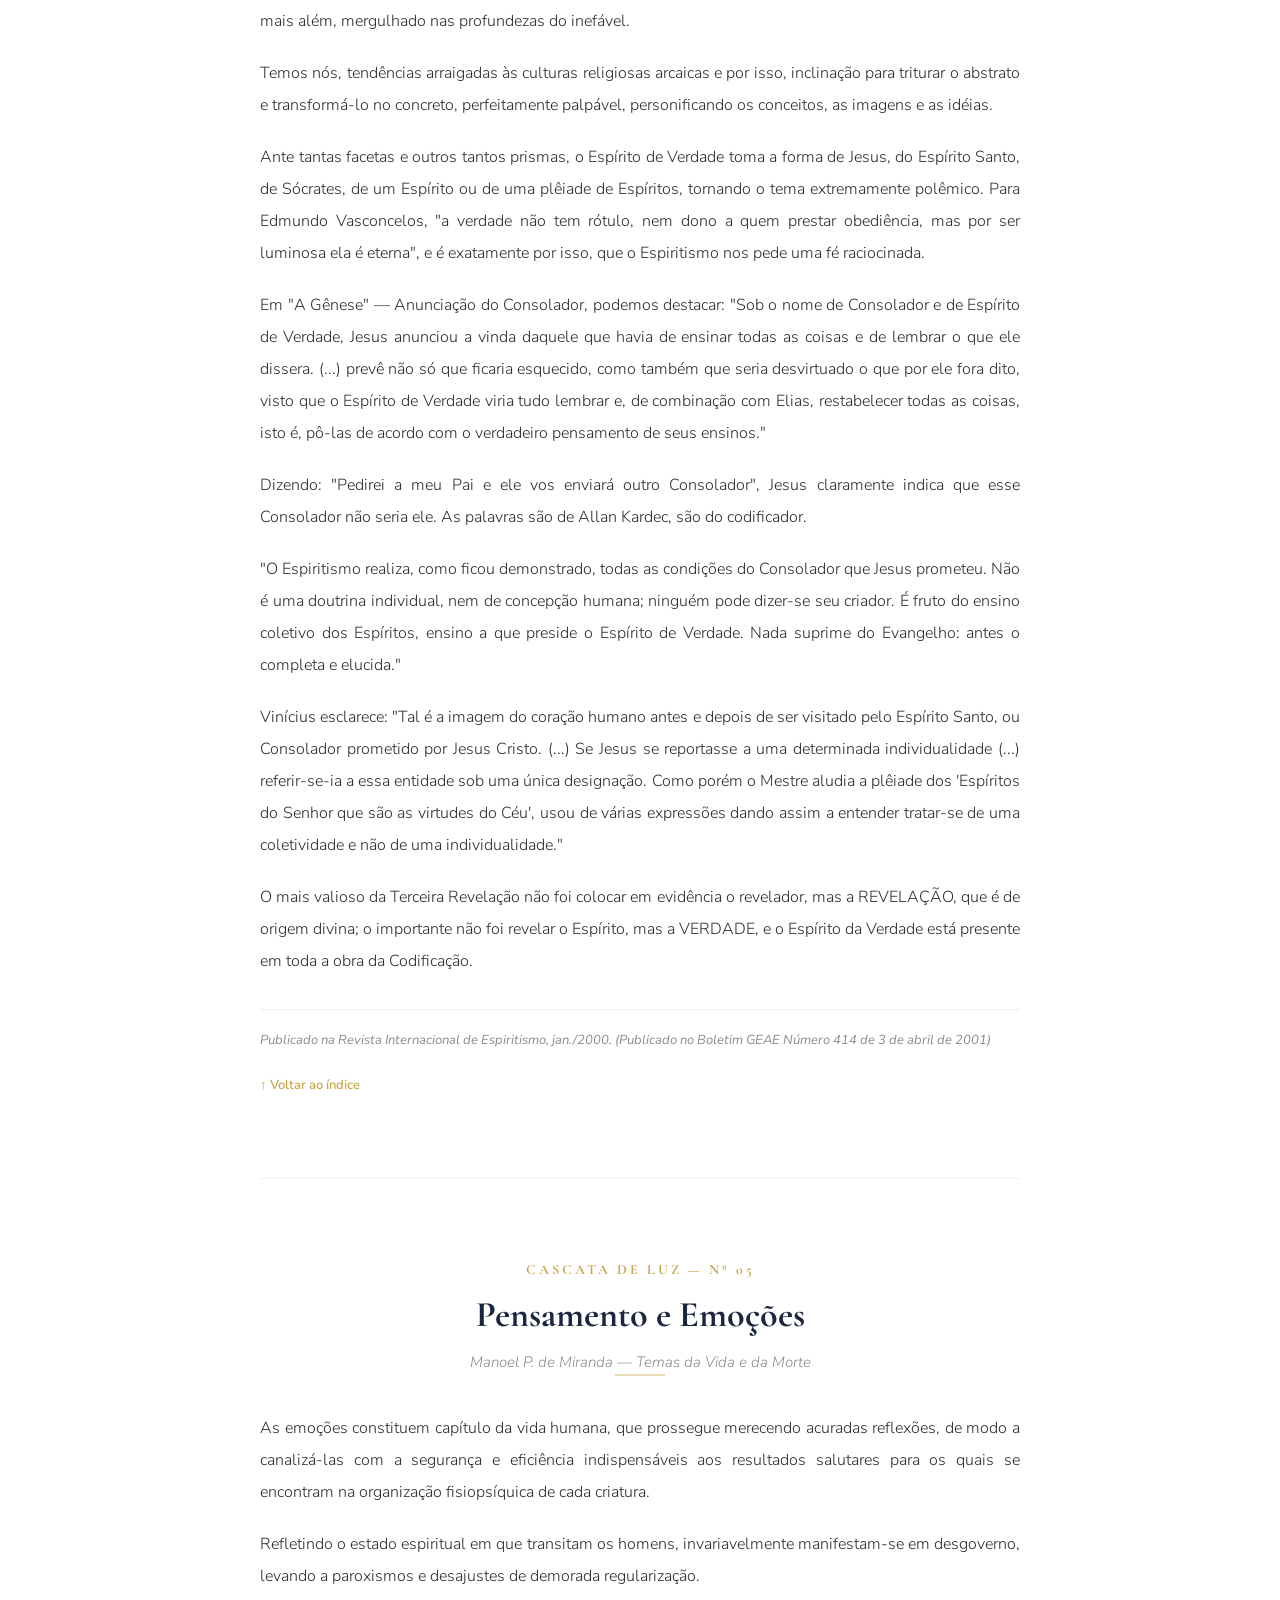
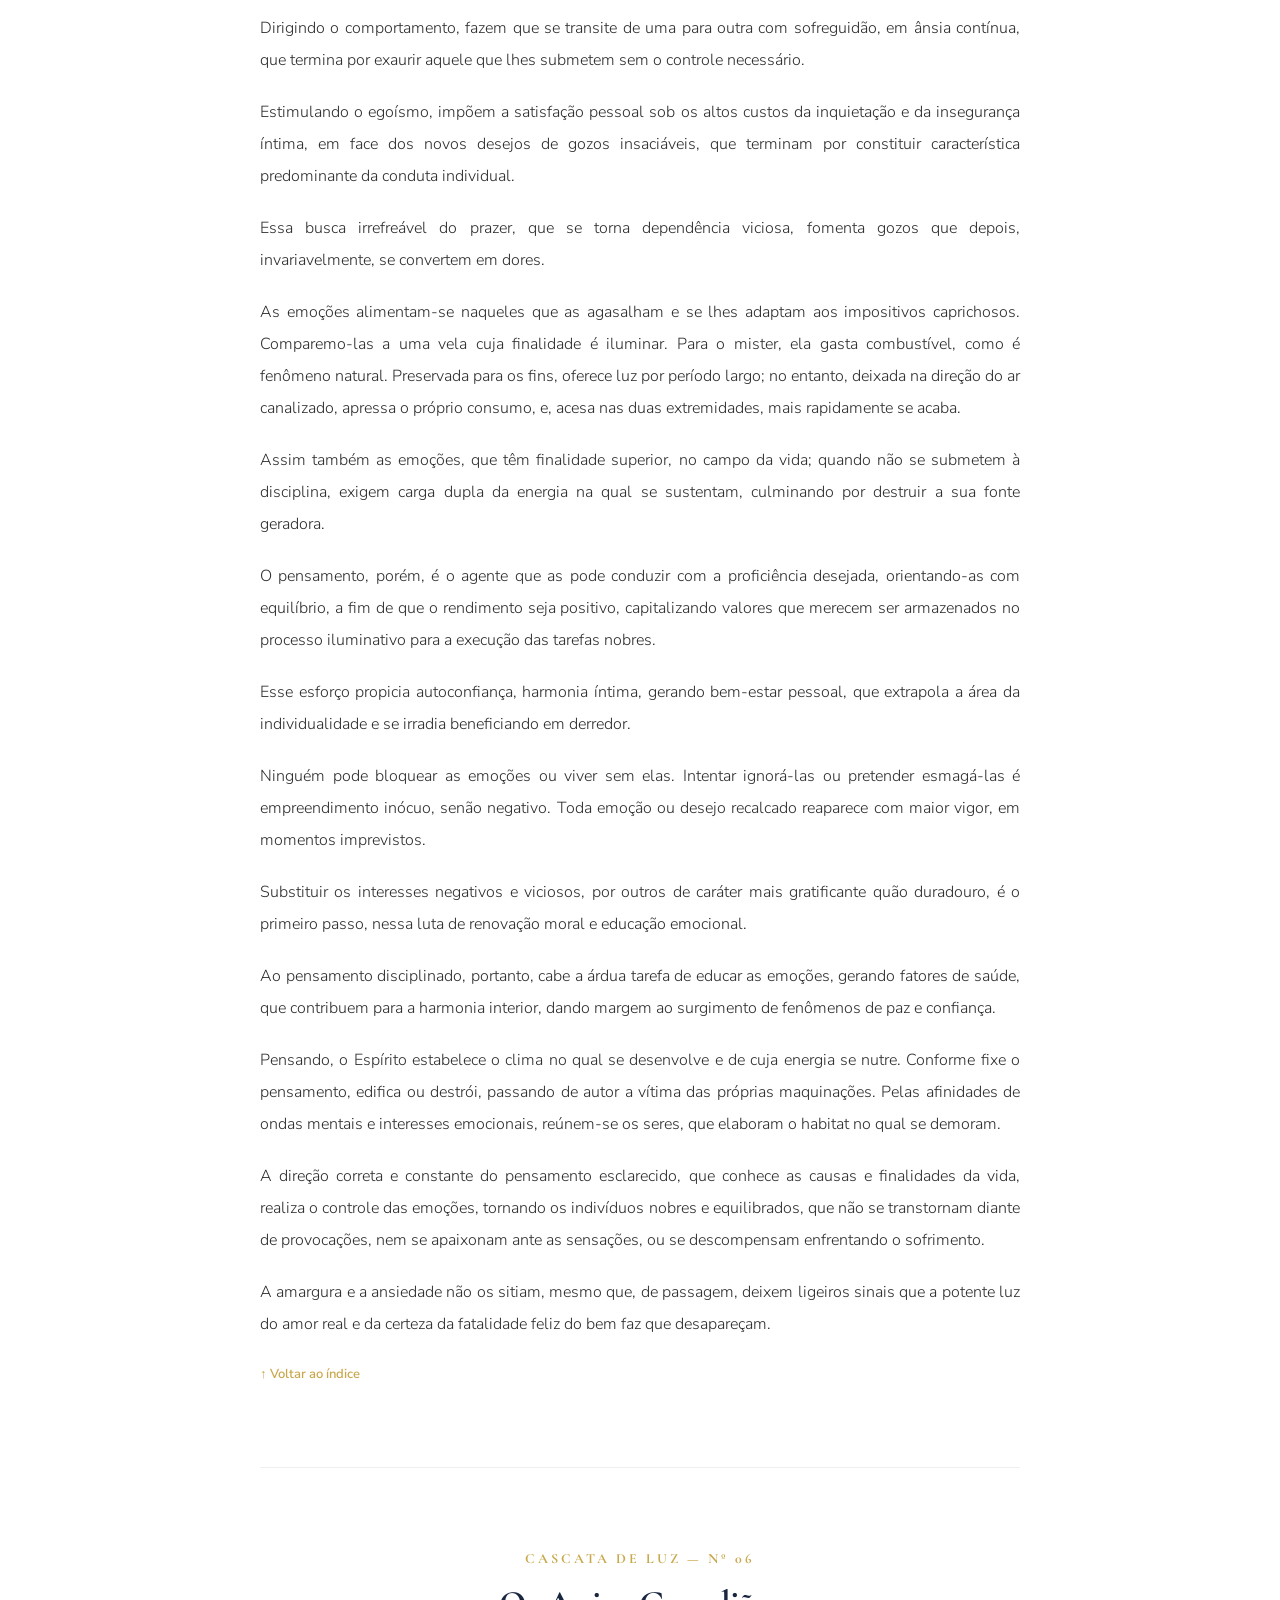
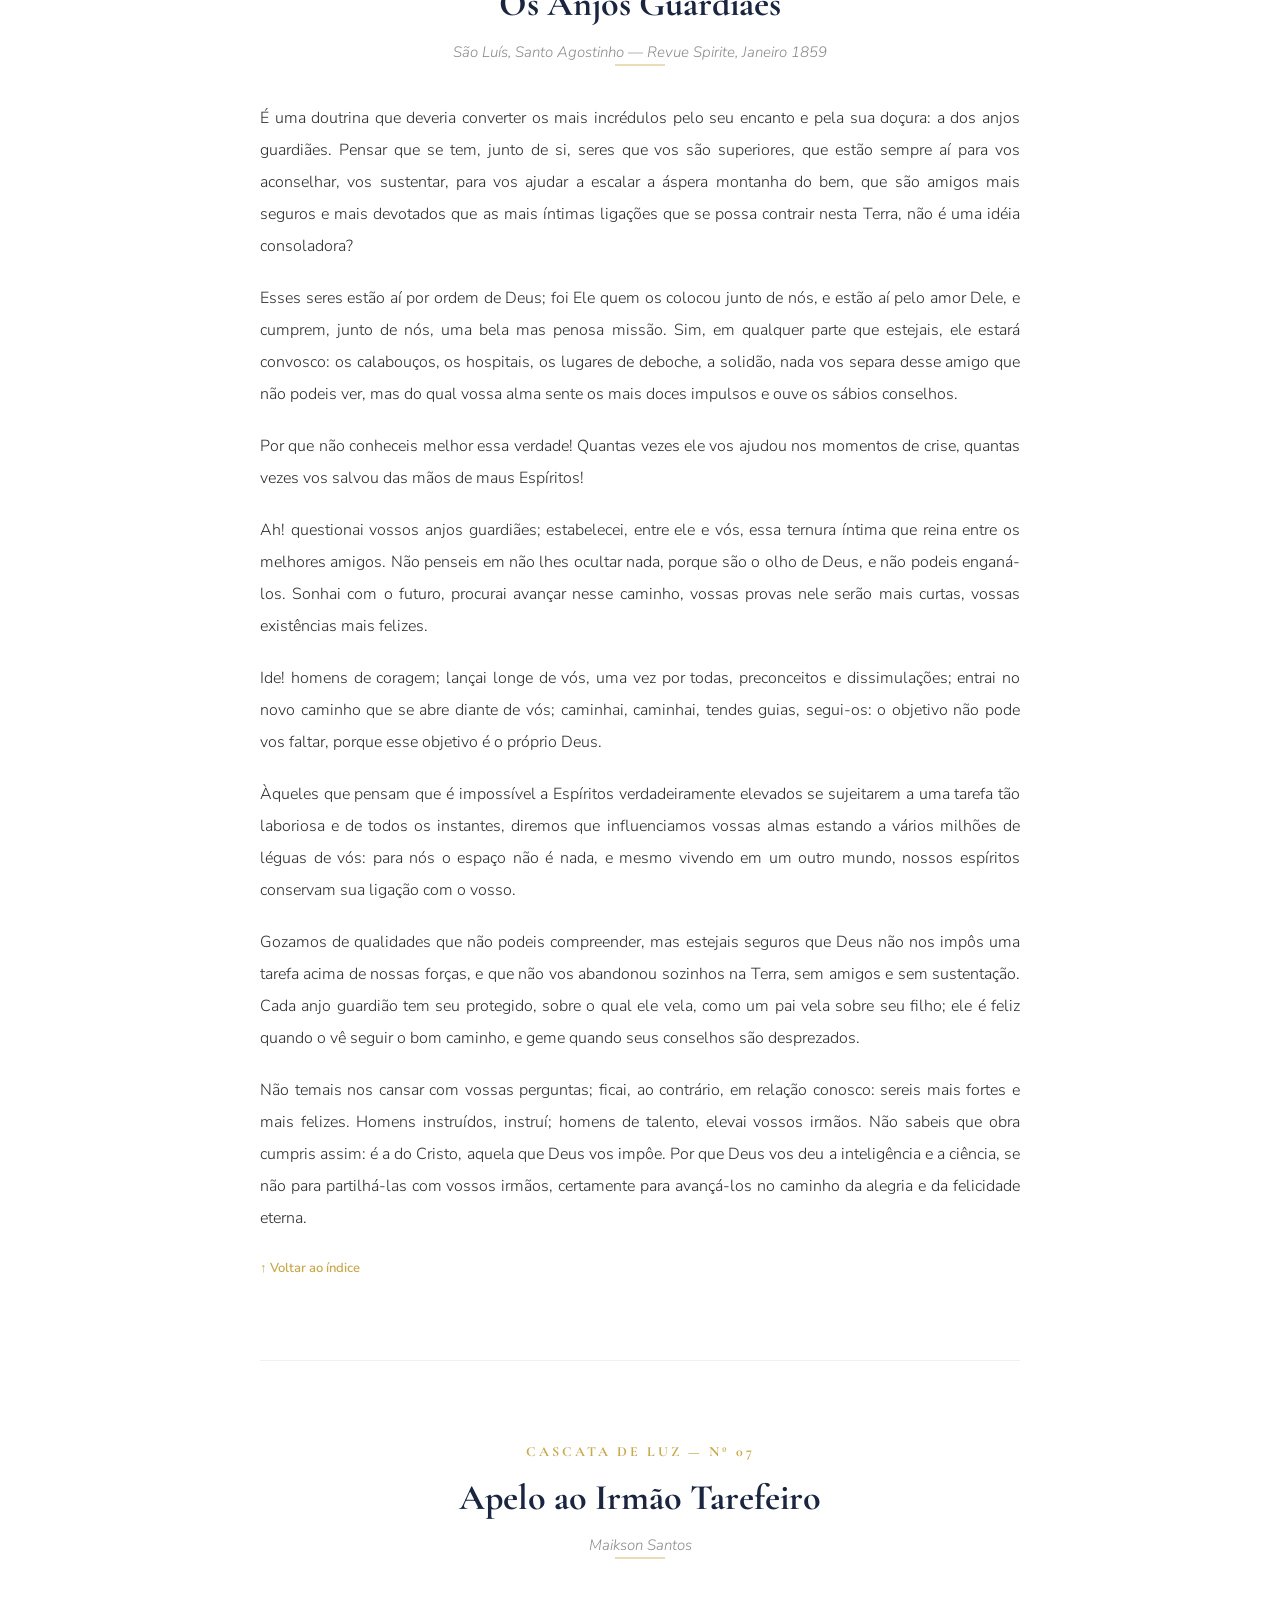
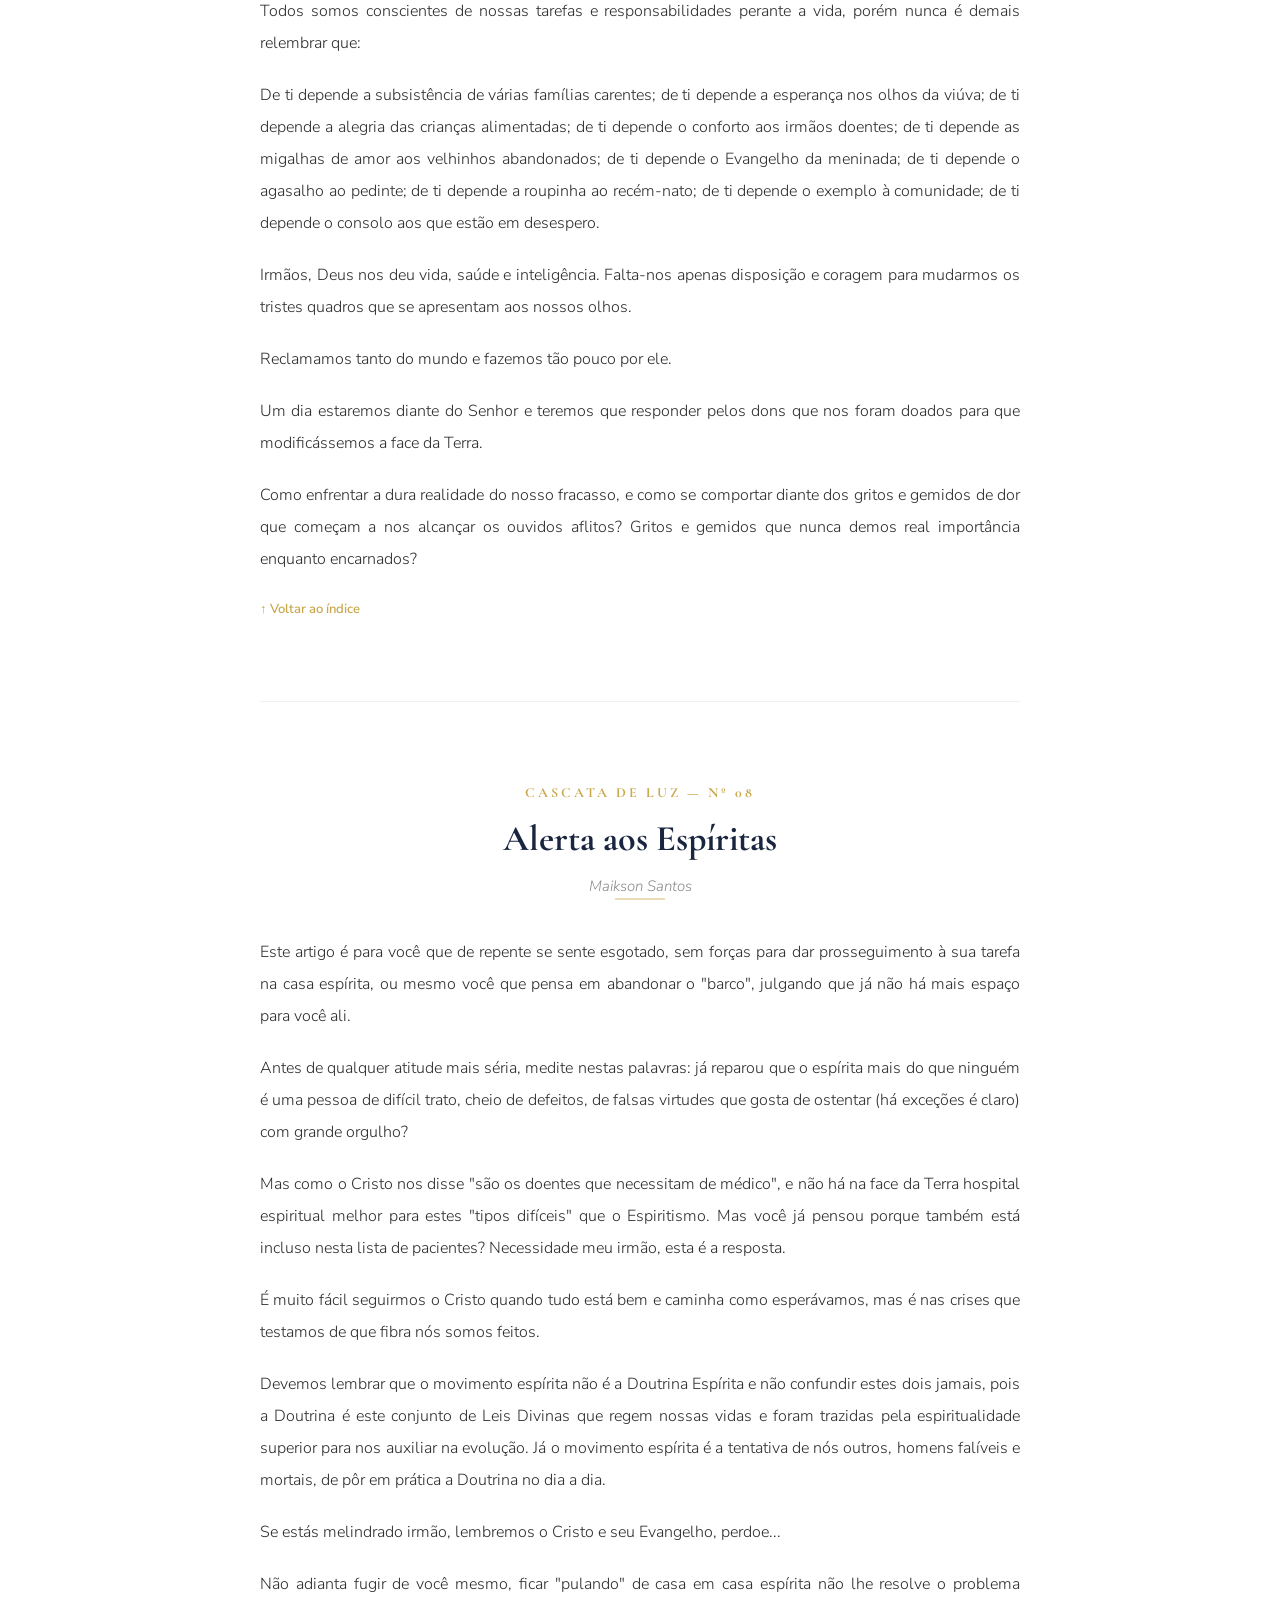
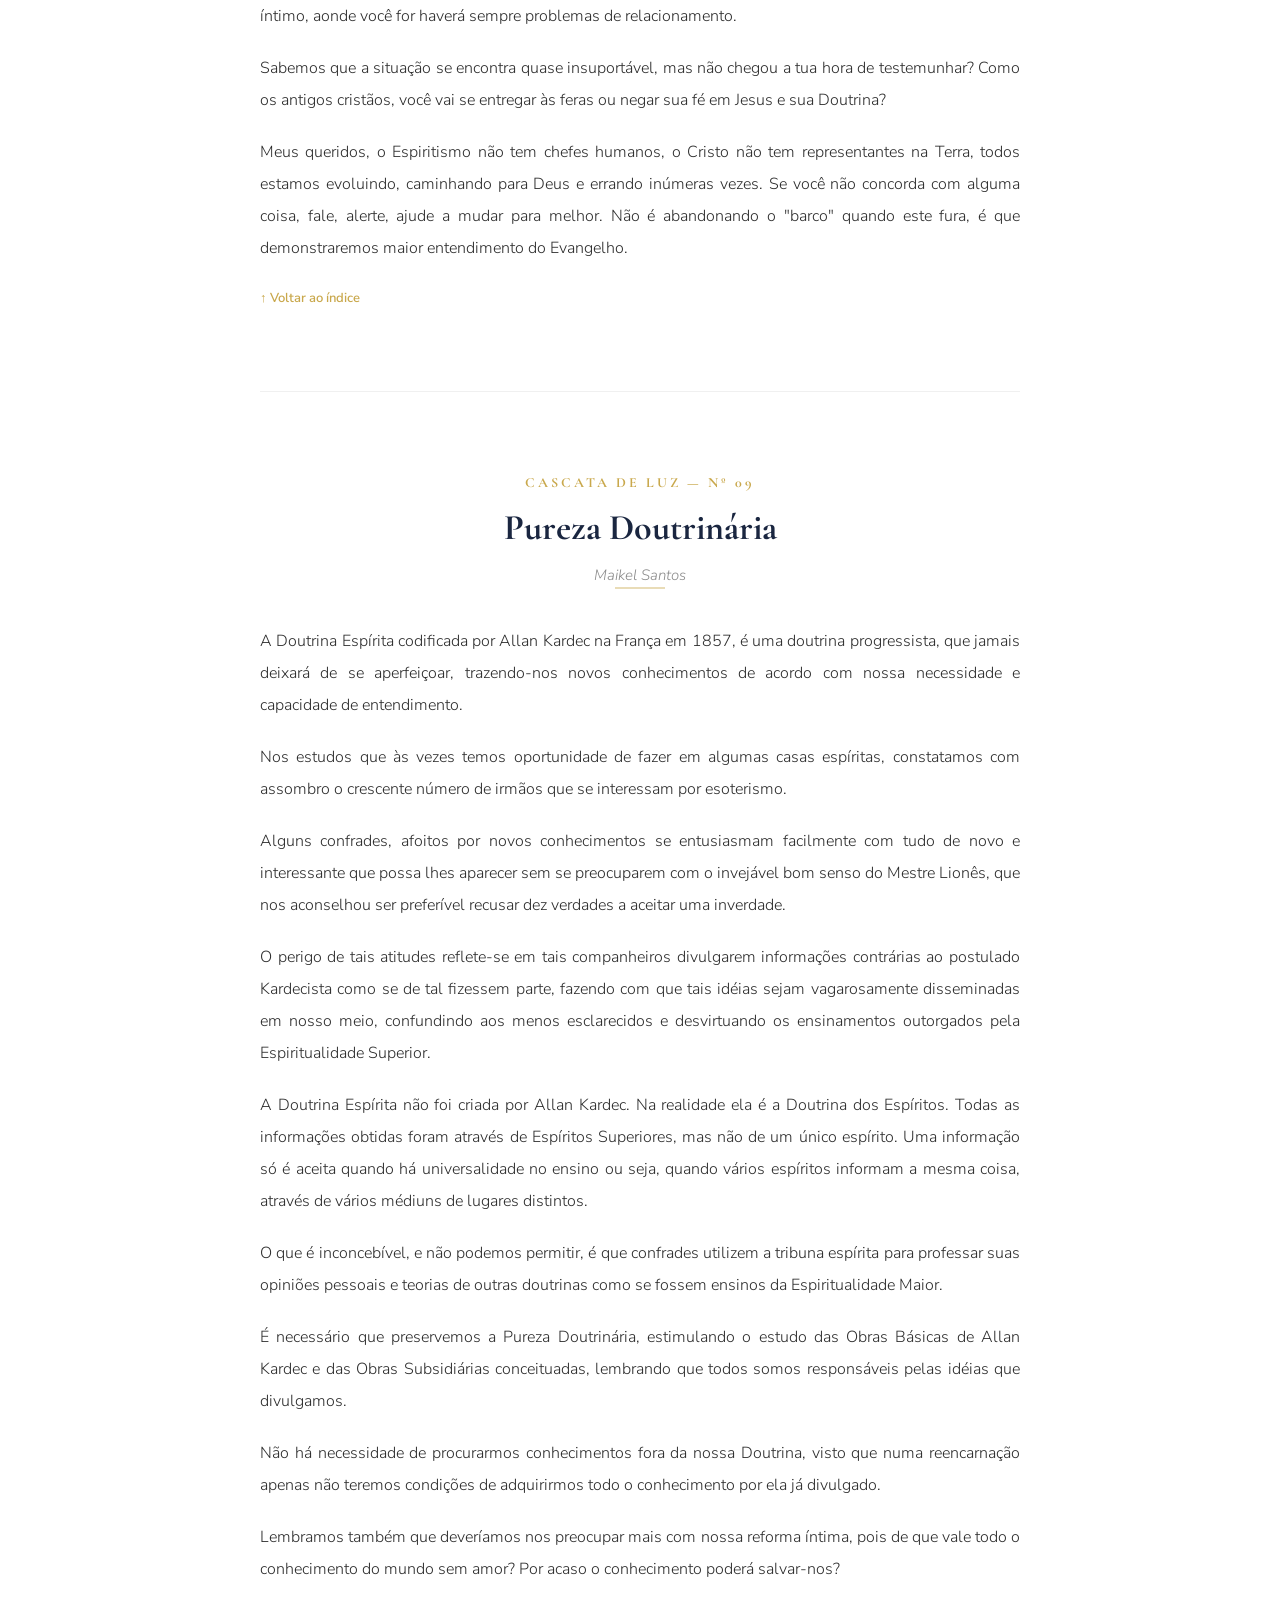
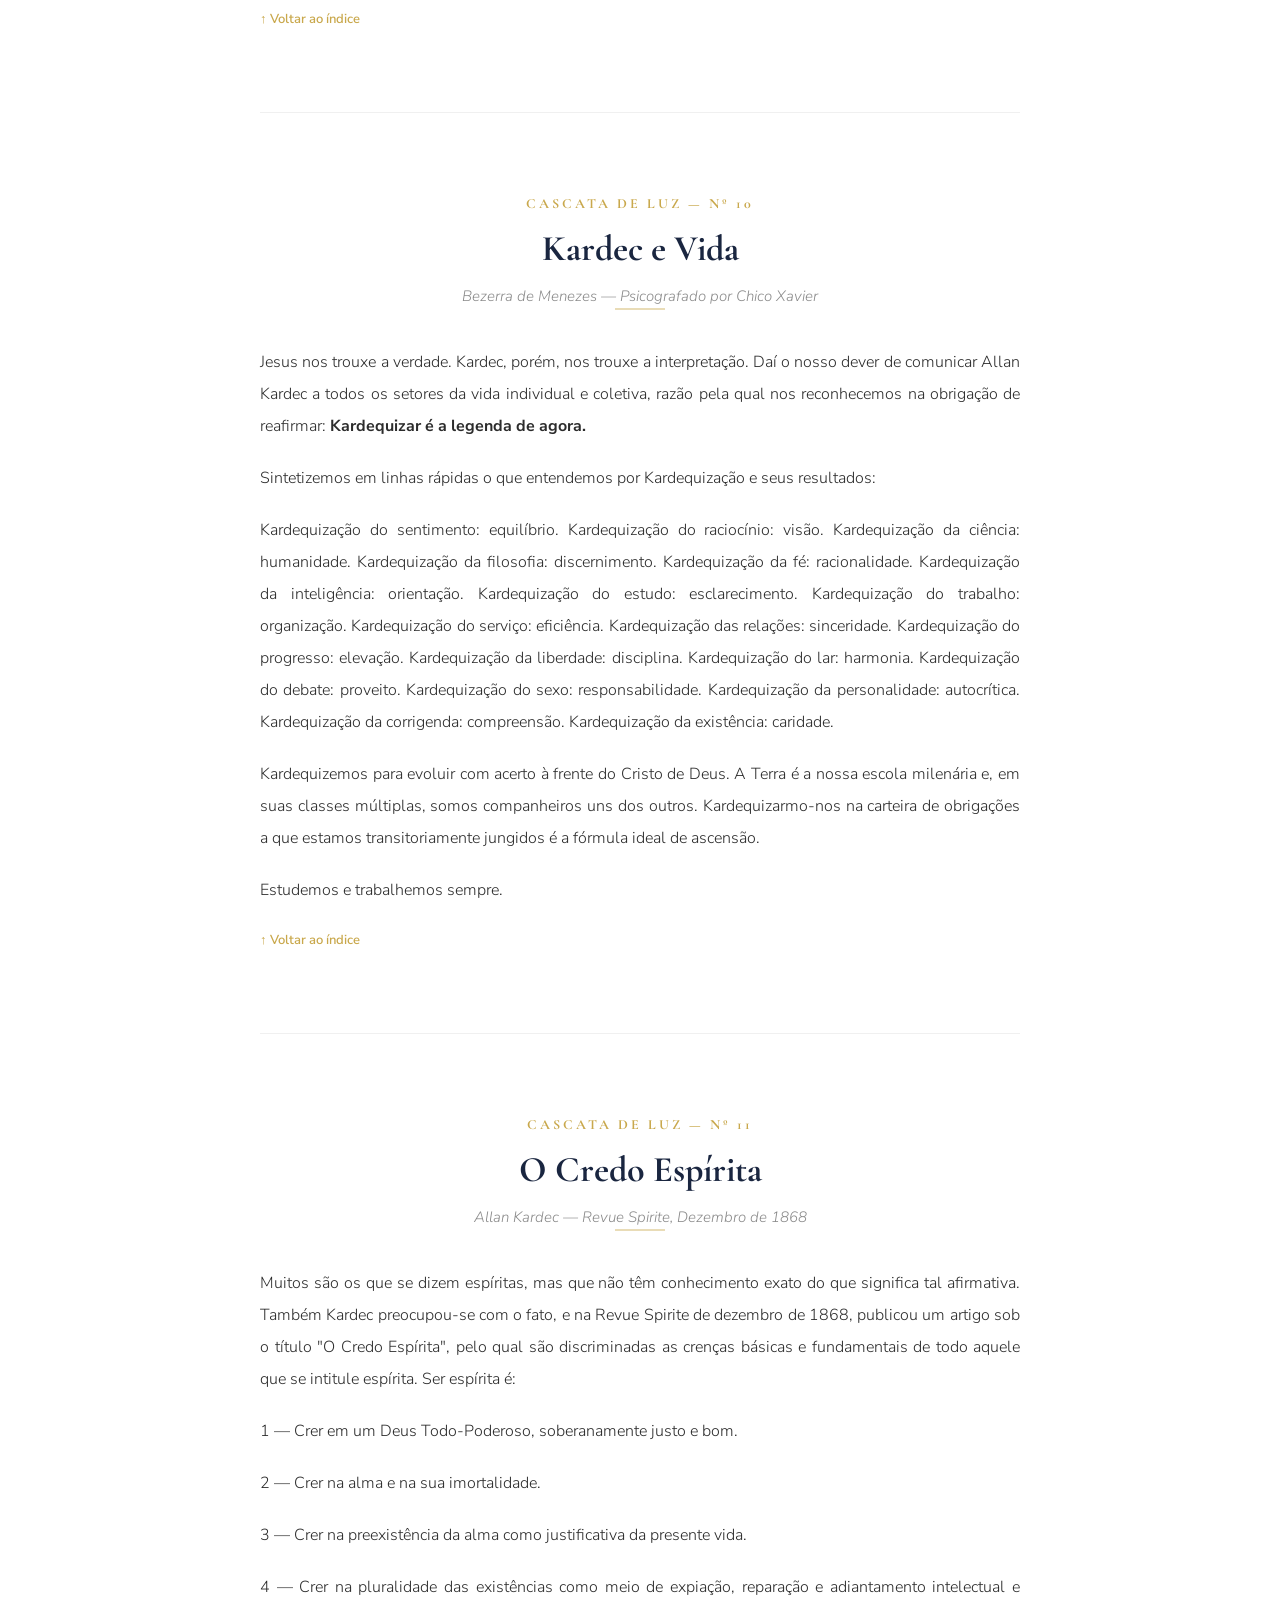
<file: feakbh-site/pages/cascata-de-luz.html>
<!DOCTYPE html>
<html lang="pt-BR">
<head>
  <meta charset="UTF-8">
  <meta name="viewport" content="width=device-width, initial-scale=1.0">
  <title>Cascata de Luz - FEAKBH</title>
  <meta name="description" content="Artigos e textos doutrinários da série Cascata de Luz, publicados pela FEAKBH.">
  <link rel="stylesheet" href="../css/style.css">
  <link rel="manifest" href="/manifest.json">
  <meta name="theme-color" content="#0F1A2E">
  <link rel="icon" type="image/png" href="/images/favicon-32.png">
  <link rel="apple-touch-icon" href="/images/apple-touch-icon.png">
  <meta name="apple-mobile-web-app-capable" content="yes">
  <meta name="apple-mobile-web-app-title" content="FEAKBH">
  <script type="application/ld+json">
  {
    "@context": "https://schema.org",
    "@type": "ReligiousOrganization",
    "name": "FEAKBH — Fraternidade Espírita Allan Kardec",
    "url": "https://feakbh.com.br",
    "address": {
      "@type": "PostalAddress",
      "streetAddress": "Rua João Antônio Cardoso, 197",
      "addressLocality": "Belo Horizonte",
      "addressRegion": "MG",
      "postalCode": "31310-390",
      "addressCountry": "BR"
    },
    "sameAs": ["https://www.instagram.com/feak_bh/"]
  }
  </script>
  <style>
    /* === Cascata de Luz - Estilos específicos === */
    .cascata-intro {
      max-width: 700px; margin: 0 auto 60px; text-align: center;
    }
    .cascata-intro p {
      font-size: 16px; color: var(--text-mid); line-height: 1.8; font-weight: 300;
    }

    /* Nav lateral dos artigos */
    .cascata-nav {
      background: var(--cream-warm); border-radius: var(--radius-md);
      padding: 28px 24px; margin-bottom: 48px;
      border: 1px solid var(--border);
    }
    .cascata-nav h4 {
      font-family: 'Cormorant Garamond', serif;
      font-size: 18px; font-weight: 700; color: var(--navy);
      margin-bottom: 16px;
    }
    .cascata-nav-list {
      list-style: none; display: grid;
      grid-template-columns: repeat(auto-fill, minmax(280px, 1fr));
      gap: 6px;
    }
    .cascata-nav-list a {
      display: flex; align-items: baseline; gap: 10px;
      padding: 8px 12px; border-radius: 6px;
      font-size: 14px; color: var(--text-mid);
      transition: all 0.2s; text-decoration: none;
    }
    .cascata-nav-list a:hover {
      background: rgba(201,168,76,0.1); color: var(--navy);
    }
    .cascata-nav-list .nav-num {
      font-family: 'Cormorant Garamond', serif;
      font-weight: 700; font-size: 16px; color: var(--gold);
      min-width: 24px;
    }

    /* Artigo individual */
    .artigo-full {
      max-width: 760px; margin: 0 auto;
      padding: 80px 0; border-bottom: 1px solid rgba(0,0,0,0.06);
    }
    .artigo-full:last-child { border-bottom: none; }

    .artigo-full-header {
      margin-bottom: 36px; text-align: center;
    }
    .artigo-full-num {
      font-family: 'Cormorant Garamond', serif;
      font-size: 14px; font-weight: 700; color: var(--gold);
      letter-spacing: 3px; text-transform: uppercase;
      margin-bottom: 12px;
    }
    .artigo-full-header h2 {
      font-family: 'Cormorant Garamond', serif;
      font-size: clamp(26px, 4vw, 36px); font-weight: 700;
      color: var(--navy); line-height: 1.2; margin-bottom: 14px;
    }
    .artigo-full-author {
      font-size: 15px; color: var(--text-light); font-weight: 300;
      font-style: italic;
    }
    .artigo-full-divider {
      width: 50px; height: 2px; background: var(--gold);
      margin: 0 auto; opacity: 0.4;
    }

    .artigo-full-body {
      font-size: 16px; color: var(--text-dark); line-height: 2;
      font-weight: 300;
    }
    .artigo-full-body p {
      margin-bottom: 20px; text-align: justify;
    }
    .artigo-full-body p:last-child { margin-bottom: 0; }

    .artigo-full-source {
      margin-top: 32px; padding-top: 20px;
      border-top: 1px solid rgba(0,0,0,0.06);
      font-size: 13px; color: var(--text-light); font-style: italic;
    }

    .back-to-top {
      display: inline-flex; align-items: center; gap: 6px;
      margin-top: 24px; font-size: 13px; font-weight: 600;
      color: var(--gold); text-decoration: none;
    }
    .back-to-top:hover { text-decoration: underline; }

    /* Placeholder para artigos pendentes */
    .artigo-placeholder {
      text-align: center; padding: 40px;
      background: var(--cream-warm); border-radius: var(--radius-md);
      border: 1px dashed var(--border);
    }
    .artigo-placeholder p {
      font-size: 14px; color: var(--text-light); font-style: italic;
    }
  </style>
</head>
<body>

  <header>
    <div class="header-inner">
      <div class="logo-area">
        <a href="../index.html">
          <img class="logo-circle" src="../images/logo-kardec.png" alt="Allan Kardec">
          <div class="logo-text"><h1>FEAKBH</h1><span>Fraternidade Espírita Allan Kardec</span></div>
        </a>
      </div>
      <nav class="nav-desktop">
        <a href="../index.html">Início</a>
        <a href="atividades.html">Atividades</a>
        <a href="cascata-de-luz.html" class="active">Cascata de Luz</a>
        <a href="downloads.html">Obras e Downloads</a>
        <a href="mural.html">Mural</a>
        <a href="contato.html">Contato</a>
      </nav>
      <button class="nav-toggle" aria-label="Menu">☰</button>
    </div>
    <nav class="nav-mobile">
      <a href="../index.html">Início</a>
      <a href="atividades.html">Atividades</a>
      <a href="cascata-de-luz.html">Cascata de Luz</a>
      <a href="downloads.html">Obras e Downloads</a>
      <a href="mural.html">Mural</a>
      <a href="contato.html">Contato</a>
    </nav>
  </header>

  <section class="page-hero">
    <p class="breadcrumb"><a href="../index.html">Início</a> / Cascata de Luz</p>
    <h2>Cascata de Luz</h2>
    <p>Artigos e textos doutrinários para reflexão e estudo espírita.</p>
  </section>

  <section class="bg-white" id="topo">
    <div class="container">

      <div class="cascata-intro">
        <p>A série <strong>Cascata de Luz</strong> reúne textos de autores espíritas e mensagens de Espíritos superiores, oferecendo reflexões profundas sobre a Doutrina Espírita, a reforma íntima e o caminho do bem.</p>
      </div>

      <!-- ÍNDICE DE NAVEGAÇÃO -->
      <nav class="cascata-nav">
        <h4>Índice dos Artigos</h4>
        <ul class="cascata-nav-list">
          <li><a href="#artigo-01"><span class="nav-num">01</span> O Auto Aprimoramento</a></li>
          <li><a href="#artigo-02"><span class="nav-num">02</span> Momento de União</a></li>
          <li><a href="#artigo-03"><span class="nav-num">03</span> Fantoches da Ilusão</a></li>
          <li><a href="#artigo-04"><span class="nav-num">04</span> Jesus e o Espírito da Verdade</a></li>
          <li><a href="#artigo-05"><span class="nav-num">05</span> Pensamento e Emoções</a></li>
          <li><a href="#artigo-06"><span class="nav-num">06</span> Os Anjos Guardiães</a></li>
          <li><a href="#artigo-07"><span class="nav-num">07</span> Apelo ao Irmão Tarefeiro</a></li>
          <li><a href="#artigo-08"><span class="nav-num">08</span> Alerta aos Espíritas</a></li>
          <li><a href="#artigo-09"><span class="nav-num">09</span> Pureza Doutrinária</a></li>
          <li><a href="#artigo-10"><span class="nav-num">10</span> Kardec e Vida</a></li>
          <li><a href="#artigo-11"><span class="nav-num">11</span> O Credo Espírita</a></li>
          <li><a href="#artigo-12"><span class="nav-num">12</span> Eu Te Agradeço, Senhor</a></li>
          <li><a href="#artigo-13"><span class="nav-num">13</span> O Evangelho</a></li>
          <li><a href="#artigo-14"><span class="nav-num">14</span> O Homossexualismo na Visão Espírita</a></li>
          <li><a href="#artigo-15"><span class="nav-num">15</span> Qual o Propósito da Vida?</a></li>
        </ul>
      </nav>

      <!-- ============================================================
           ARTIGOS — CASCATA DE LUZ
           
           COMO ADICIONAR UM NOVO ARTIGO:
           1. Copie o bloco de um artigo existente
           2. Cole no final, antes do fechamento </div></section>
           3. Atualize: id, número, título, autor e parágrafos
           4. Adicione o link no índice de navegação acima
           ============================================================ -->

      <!-- ARTIGO 01 -->
      <article class="artigo-full" id="artigo-01">
        <div class="artigo-full-header">
          <div class="artigo-full-num">Cascata de Luz — nº 01</div>
          <h2>O Auto Aprimoramento</h2>
          <p class="artigo-full-author">Maikel Santos</p>
          <div class="artigo-full-divider"></div>
        </div>
        <div class="artigo-full-body">
          <p>Muitas pessoas adentram às casas espíritas, como nós mesmos à uns vinte anos atrás, em busca de algo que lhes preenchesse um vazio interior ou então de algum benefício material.</p>
          <p>Nos deparamos então com algo maravilhoso, que a tudo nos responde e esclarece, que nos exorta à melhoria íntima, que nos possibilita praticar a caridade em diversas modalidades, de acordo com aquilo que mais nos afinamos. A Doutrina Espírita.</p>
          <p>Verdadeira Cascata de Luz a nos abrir a mente para novas perspectivas, estimulando a Fé raciocinada e o Amor incondicional ao próximo como a nós mesmos.</p>
          <p>Mas de repente, após alguns anos, ao fazermos uma análise mais profunda de nós mesmos, não raro ante uma das inúmeras provas que a Sabedoria Universal nos envia, perplexos percebemos que nada ou quase nada em nós se modificou além do conhecimento muitas vezes profundo dos princípios doutrinários e/ou dos textos evangélicos.</p>
          <p>Aonde o erro, onde a falha se muitas vezes freqüentávamos o "Centro" diariamente a custa muitas vezes de compromissos outros? Se participávamos de inúmeras tarefas assistenciais, de reuniões públicas e privativas e/ou divulgávamos a Doutrina e o Evangelho através da palavra oral ou escrita?</p>
          <p>O erro está em nós mesmos. Jesus disse: "Conhecereis a Verdade e ela vós libertará" e "O Reino de Deus está dentro de vós", não num templo de pedra. A Casa Espírita cumpre fielmente o seu papel, nos descortinando a Verdade, mas não é a nossa permanência na mesma ou nas tarefas que redundará em nossa Reforma Íntima.</p>
          <p>Para tanto teremos de fazer uma verdadeira "Cirurgia Moral" aonde o bisturi é o Evangelho e o cirurgião somos nós mesmos. Esta cirurgia é pessoal e intransferível, só nós a podemos realizar de posse de todas as possibilidades adquiridas nos estudos e tarefas realizadas.</p>
          <p>Temos que assumir nossos vícios e defeitos e lutar diariamente para eliminá-los ou pelo menos diminuí-los, substituindo-os por virtudes que ainda não possuímos. Esta prática deverá ser contínua e permanente e independe de freqüentarmos ou não qualquer culto religioso.</p>
          <p>Sem esta tão falada Reforma Íntima, tudo não passará de teoria, pois sem a Vivência Cristã no dia a dia, fatalmente sucumbiremos ante nossas provas, que chegarão a qualquer momento.</p>
          <p>Todos nós temos que desenvolver nosso programa próprio, individual de Reforma Íntima, procurando viver o "Faça ao próximo o que gostaria que lhe fizessem", pois sem isso estaremos apesar de todo o cabedal de conhecimentos evangélico/doutrinário com os pés atolados na lama das nossas deficiências morais, impedidos de alçar vôos mais altos rumo às verdadeiras e almejadas conquistas Espirituais.</p>
        </div>
        <a href="#topo" class="back-to-top">↑ Voltar ao índice</a>
      </article>

      <!-- ARTIGO 02 -->
      <article class="artigo-full" id="artigo-02">
        <div class="artigo-full-header">
          <div class="artigo-full-num">Cascata de Luz — nº 02</div>
          <h2>Momento de União</h2>
          <p class="artigo-full-author">Maikson Santos</p>
          <div class="artigo-full-divider"></div>
        </div>
        <div class="artigo-full-body">
          <p>Tudo o que reformamos requer muito trabalho e esforço daqueles que estão empenhados nesta tarefa.</p>
          <p>Tomemos por exemplo a reforma de uma casa; logo que se inicia as obras necessárias, a impressão que temos é que a estamos destruindo. Derruba-se uma parede ali, raspa-se as paredes acolá, retira-se todo o piso antigo, etc.</p>
          <p>Quem chegar de surpresa, pegando o serviço já em andamento ficará assombrado com aquela aparente desordem.</p>
          <p>Mas tudo que ali se faz tem um objetivo, nada é por um acaso.</p>
          <p>Nosso planeta como não é novidade para os Espíritas está passando por um momento de transição, de reforma, estamos em plena mudança de "provas e expiação" para "regenerado" onde o amor será maior que a dor.</p>
          <p>É um momento delicado para toda a humanidade, encarnados e desencarnados, estamos decidindo nosso futuro, onde passaremos os próximos séculos, talvez milênios; na Terra regenerada ou em planetas inferiores sujeitos a novas lições.</p>
          <p>Emmanuel, segundo Chico Xavier, afirma que por volta de 2057 a Terra será um mundo regenerado (Plantão de Respostas — Pinga Fogo II).</p>
          <p>O tempo urge, resta-nos pouco tempo para decidirmos e aqueles que não têm esperanças querem nos fazer perder.</p>
          <p>O Centro Espírita como um farol divino nesta escuridão que ainda é nosso planeta, a orientar aqueles que desejam ver o Caminho, é dos que mais sofre as investidas furiosas das trevas que se comprazem com as sombras.</p>
          <p>Atenção meus irmãos, agora, mais do que nunca é momento de união. Estejamos despertos para que não caiamos nas ciladas armadas pelos adversários da Luz.</p>
          <p>Perdoemo-nos não sete vezes, mas setenta vezes sete.</p>
          <p>Amemos nossos inimigos, oremos pelos que nos perseguem. Sejamos fiéis até a morte e herdaremos a coroa da vida.</p>
          <p>Deus nos abençoe hoje e sempre pois os tempos são chegados.</p>
        </div>
        <a href="#topo" class="back-to-top">↑ Voltar ao índice</a>
      </article>

      <!-- ARTIGO 03 -->
      <article class="artigo-full" id="artigo-03">
        <div class="artigo-full-header">
          <div class="artigo-full-num">Cascata de Luz — nº 03</div>
          <h2>Fantoches da Ilusão</h2>
          <p class="artigo-full-author">Jorge Hessen</p>
          <div class="artigo-full-divider"></div>
        </div>
        <div class="artigo-full-body">
          <p>Infelizmente, os Centros Espíritas estão repletos de modismos e práticas vazias de sentido, oriundos da falta de conhecimento das recomendações básicas do Espiritismo. Muitas Instituições Espíritas mantêm práticas e/ou discussões estéreis em torno de temas como: crianças índigo; Chico é ou não é Kardec? Ubaldismos, ramatisismos, apometria, cromoterapias, e tantos outros enfadonhos "ismos" e "pias", empurrados goela abaixo no corpo doutrinário.</p>
          <p>Há médiuns que confiam, cegamente, nos efeitos das pomadas "cura tudo", como se essa enganosa prática lhes fosse trazer algum benefício. Por relevantes razões, devemos estar atentos às impertinências desses visionários, propagadores de placebos "bentos". Outros, pela apometria, creem revolucionar o universo da "cura espiritual", mas, a bem da verdade, a cura das obsessões não se consegue por um simples toque de mágica apométrica, como fazem os ilusionistas com uma varinha de condão. Desobsessão não ocorre de um momento para outro, pois, quase sempre, é um tratamento que depende de um longo prazo.</p>
          <p>O legítimo Centro Espírita não promete a cura para quem o procura. A Doutrina Espírita afirma que a "cura" de uma influência espiritual (obsessão) ou doença física depende de uma série de fatores, entre os quais a modificação moral do enfermo, sua necessidade de disciplina mental, seus problemas relacionados com encarnações anteriores e, sobretudo, se há ou não a concessão divina para a solução da dificuldade.</p>
          <p>O sofrimento é, sempre, a consequência de atos que contrariam as Leis de Deus. É o período necessário para que o Espírito, encarnado ou desencarnado, reflita sobre sua natureza íntima e decida por onde e quando reparar as faltas cometidas, pois Nosso Eterno Pai respeita a nossa singularidade.</p>
          <p>Já o sofrimento compulsório é uma imposição do Divino Criador, quando o Espírito, deliberadamente, persiste no erro ou insiste no mal, e Ele é o Único que sabe como agir, para o bem do filho rebelde, e até quando deva, ele, sofrer.</p>
          <p>O Centro Espírita é um pronto-socorro aos necessitados de amparo e esclarecimento, seja através da evangelização, das orações, dos tratamentos espirituais, ou seja, pelas orientações morais e materiais. A Casa Espírita oferece as bênçãos do passe, que é um método, tradicionalmente, eficaz para transmitir fluidos magnéticos e espirituais, pelas mãos dos médiuns sobre a fronte daqueles que se encontram — moral e fisicamente — descompensados, fortalecendo-lhes o corpo físico e o tecido espiritual, ou seja, o perispírito.</p>
          <p>É evidente que o passe não poderá, em tempo algum, ser aplicado com movimentos bruscos, utilizando-se de objetos, de baforadas de cigarro ou charuto, de estalos de dedos, cânticos estranhos, toque direto no corpo do paciente, e, muito menos, ainda, estando incorporado e, psicofonicamente, verbalizando "aconselhamentos" para o receptor. Isso não é prática recomendável pelos Orientadores Espirituais.</p>
          <p>Há confrades que insistem em usar trajes especiais no Centro. Cabe alertá-los de que o Espiritismo não adota paramentos especiais para exercê-lo e o que dignifica o trabalhador espírita é a pureza de intenções. A Doutrina Espírita não adota enfeites, amuletos, colares, roupas brancas ("significando o bem") ou roupas pretas ou vermelhas ("significando o mal"). Os trabalhadores cônscios da realidade Espírita trajam roupas normais, de forma simples, até porque, a discrição deve fazer parte dos que trabalham para o Cristo.</p>
          <p>Casa Espírita séria não comporta imagens de Santos ou personalidades do movimento espírita; amuletos de sorte; figuras que afastam ou atraem maus Espíritos; incensos, preces cantadas, velas e outros quejandos alienantes.</p>
          <p>A Casa Espírita que se orienta pelos ensinamentos dos Espíritos superiores não realiza práticas bizarras, pois elas nada têm a ver com a Doutrina codificada por Allan Kardec. O Espiritismo ensina, tão somente, a moralização do indivíduo, e o Projeto Espírita é desprovido de aparatos exteriores. Suas propostas terapêuticas, como as de Jesus, fundamentam-se na instrução moral e na reposição de energias e fluidos espirituais, seja pela fluidificação da água, seja pela imposição das mãos através do passe, mas sempre e, fundamentalmente, pelos pensamentos elevados.</p>
          <p>Os Centros que praticam as terapias ou rituais aqui denunciados, têm liberdade para fazê-lo, porém, não deveriam nominar-se "Espíritas".</p>
          <p>Se alguém insiste nas práticas inócuas, aqui descritas, com certeza, não está bem informado sobre o que seja Espiritismo. Os Códigos Evangélicos nos impõem a obrigatória fraternidade para com os adeptos equivocados, o que não equivale dizer que devamos nos omitir quanto à oportuna admoestação, para que a Casa Espírita não se transforme em academia de fantoches dos distúrbios psíquicos.</p>
        </div>
        <a href="#topo" class="back-to-top">↑ Voltar ao índice</a>
      </article>

      <!-- ARTIGO 04 -->
      <article class="artigo-full" id="artigo-04">
        <div class="artigo-full-header">
          <div class="artigo-full-num">Cascata de Luz — nº 04</div>
          <h2>Jesus e o Espírito da Verdade</h2>
          <p class="artigo-full-author">Fernando A. Moreira</p>
          <div class="artigo-full-divider"></div>
        </div>
        <div class="artigo-full-body">
          <p>Na literatura espírita e mais ultimamente e principalmente, nas revistas espíritas, o Espírito de Verdade vem envolto, às vezes, na névoa encantada da curiosidade, noutras, marulhado em atávicas ondas místicas, e mais além, mergulhado nas profundezas do inefável.</p>
          <p>Temos nós, tendências arraigadas às culturas religiosas arcaicas e por isso, inclinação para triturar o abstrato e transformá-lo no concreto, perfeitamente palpável, personificando os conceitos, as imagens e as idéias.</p>
          <p>Ante tantas facetas e outros tantos prismas, o Espírito de Verdade toma a forma de Jesus, do Espírito Santo, de Sócrates, de um Espírito ou de uma plêiade de Espíritos, tornando o tema extremamente polêmico. Para Edmundo Vasconcelos, "a verdade não tem rótulo, nem dono a quem prestar obediência, mas por ser luminosa ela é eterna", e é exatamente por isso, que o Espiritismo nos pede uma fé raciocinada.</p>
          <p>Em "A Gênese" — Anunciação do Consolador, podemos destacar: "Sob o nome de Consolador e de Espírito de Verdade, Jesus anunciou a vinda daquele que havia de ensinar todas as coisas e de lembrar o que ele dissera. (...) prevê não só que ficaria esquecido, como também que seria desvirtuado o que por ele fora dito, visto que o Espírito de Verdade viria tudo lembrar e, de combinação com Elias, restabelecer todas as coisas, isto é, pô-las de acordo com o verdadeiro pensamento de seus ensinos."</p>
          <p>Dizendo: "Pedirei a meu Pai e ele vos enviará outro Consolador", Jesus claramente indica que esse Consolador não seria ele. As palavras são de Allan Kardec, são do codificador.</p>
          <p>"O Espiritismo realiza, como ficou demonstrado, todas as condições do Consolador que Jesus prometeu. Não é uma doutrina individual, nem de concepção humana; ninguém pode dizer-se seu criador. É fruto do ensino coletivo dos Espíritos, ensino a que preside o Espírito de Verdade. Nada suprime do Evangelho: antes o completa e elucida."</p>
          <p>Vinícius esclarece: "Tal é a imagem do coração humano antes e depois de ser visitado pelo Espírito Santo, ou Consolador prometido por Jesus Cristo. (...) Se Jesus se reportasse a uma determinada individualidade (...) referir-se-ia a essa entidade sob uma única designação. Como porém o Mestre aludia a plêiade dos 'Espíritos do Senhor que são as virtudes do Céu', usou de várias expressões dando assim a entender tratar-se de uma coletividade e não de uma individualidade."</p>
          <p>O mais valioso da Terceira Revelação não foi colocar em evidência o revelador, mas a REVELAÇÃO, que é de origem divina; o importante não foi revelar o Espírito, mas a VERDADE, e o Espírito da Verdade está presente em toda a obra da Codificação.</p>
        </div>
        <div class="artigo-full-source">Publicado na Revista Internacional de Espiritismo, jan./2000. (Publicado no Boletim GEAE Número 414 de 3 de abril de 2001)</div>
        <a href="#topo" class="back-to-top">↑ Voltar ao índice</a>
      </article>

      <!-- ARTIGO 05 -->
      <article class="artigo-full" id="artigo-05">
        <div class="artigo-full-header">
          <div class="artigo-full-num">Cascata de Luz — nº 05</div>
          <h2>Pensamento e Emoções</h2>
          <p class="artigo-full-author">Manoel P. de Miranda — Temas da Vida e da Morte</p>
          <div class="artigo-full-divider"></div>
        </div>
        <div class="artigo-full-body">
          <p>As emoções constituem capítulo da vida humana, que prossegue merecendo acuradas reflexões, de modo a canalizá-las com a segurança e eficiência indispensáveis aos resultados salutares para os quais se encontram na organização fisiopsíquica de cada criatura.</p>
          <p>Refletindo o estado espiritual em que transitam os homens, invariavelmente manifestam-se em desgoverno, levando a paroxismos e desajustes de demorada regularização.</p>
          <p>Dirigindo o comportamento, fazem que se transite de uma para outra com sofreguidão, em ânsia contínua, que termina por exaurir aquele que lhes submetem sem o controle necessário.</p>
          <p>Estimulando o egoísmo, impõem a satisfação pessoal sob os altos custos da inquietação e da insegurança íntima, em face dos novos desejos de gozos insaciáveis, que terminam por constituir característica predominante da conduta individual.</p>
          <p>Essa busca irrefreável do prazer, que se torna dependência viciosa, fomenta gozos que depois, invariavelmente, se convertem em dores.</p>
          <p>As emoções alimentam-se naqueles que as agasalham e se lhes adaptam aos impositivos caprichosos. Comparemo-las a uma vela cuja finalidade é iluminar. Para o mister, ela gasta combustível, como é fenômeno natural. Preservada para os fins, oferece luz por período largo; no entanto, deixada na direção do ar canalizado, apressa o próprio consumo, e, acesa nas duas extremidades, mais rapidamente se acaba.</p>
          <p>Assim também as emoções, que têm finalidade superior, no campo da vida; quando não se submetem à disciplina, exigem carga dupla da energia na qual se sustentam, culminando por destruir a sua fonte geradora.</p>
          <p>O pensamento, porém, é o agente que as pode conduzir com a proficiência desejada, orientando-as com equilíbrio, a fim de que o rendimento seja positivo, capitalizando valores que merecem ser armazenados no processo iluminativo para a execução das tarefas nobres.</p>
          <p>Esse esforço propicia autoconfiança, harmonia íntima, gerando bem-estar pessoal, que extrapola a área da individualidade e se irradia beneficiando em derredor.</p>
          <p>Ninguém pode bloquear as emoções ou viver sem elas. Intentar ignorá-las ou pretender esmagá-las é empreendimento inócuo, senão negativo. Toda emoção ou desejo recalcado reaparece com maior vigor, em momentos imprevistos.</p>
          <p>Substituir os interesses negativos e viciosos, por outros de caráter mais gratificante quão duradouro, é o primeiro passo, nessa luta de renovação moral e educação emocional.</p>
          <p>Ao pensamento disciplinado, portanto, cabe a árdua tarefa de educar as emoções, gerando fatores de saúde, que contribuem para a harmonia interior, dando margem ao surgimento de fenômenos de paz e confiança.</p>
          <p>Pensando, o Espírito estabelece o clima no qual se desenvolve e de cuja energia se nutre. Conforme fixe o pensamento, edifica ou destrói, passando de autor a vítima das próprias maquinações. Pelas afinidades de ondas mentais e interesses emocionais, reúnem-se os seres, que elaboram o habitat no qual se demoram.</p>
          <p>A direção correta e constante do pensamento esclarecido, que conhece as causas e finalidades da vida, realiza o controle das emoções, tornando os indivíduos nobres e equilibrados, que não se transtornam diante de provocações, nem se apaixonam ante as sensações, ou se descompensam enfrentando o sofrimento.</p>
          <p>A amargura e a ansiedade não os sitiam, mesmo que, de passagem, deixem ligeiros sinais que a potente luz do amor real e da certeza da fatalidade feliz do bem faz que desapareçam.</p>
        </div>
        <a href="#topo" class="back-to-top">↑ Voltar ao índice</a>
      </article>

      <!-- ARTIGO 06 -->
      <article class="artigo-full" id="artigo-06">
        <div class="artigo-full-header">
          <div class="artigo-full-num">Cascata de Luz — nº 06</div>
          <h2>Os Anjos Guardiães</h2>
          <p class="artigo-full-author">São Luís, Santo Agostinho — Revue Spirite, Janeiro 1859</p>
          <div class="artigo-full-divider"></div>
        </div>
        <div class="artigo-full-body">
          <p>É uma doutrina que deveria converter os mais incrédulos pelo seu encanto e pela sua doçura: a dos anjos guardiães. Pensar que se tem, junto de si, seres que vos são superiores, que estão sempre aí para vos aconselhar, vos sustentar, para vos ajudar a escalar a áspera montanha do bem, que são amigos mais seguros e mais devotados que as mais íntimas ligações que se possa contrair nesta Terra, não é uma idéia consoladora?</p>
          <p>Esses seres estão aí por ordem de Deus; foi Ele quem os colocou junto de nós, e estão aí pelo amor Dele, e cumprem, junto de nós, uma bela mas penosa missão. Sim, em qualquer parte que estejais, ele estará convosco: os calabouços, os hospitais, os lugares de deboche, a solidão, nada vos separa desse amigo que não podeis ver, mas do qual vossa alma sente os mais doces impulsos e ouve os sábios conselhos.</p>
          <p>Por que não conheceis melhor essa verdade! Quantas vezes ele vos ajudou nos momentos de crise, quantas vezes vos salvou das mãos de maus Espíritos!</p>
          <p>Ah! questionai vossos anjos guardiães; estabelecei, entre ele e vós, essa ternura íntima que reina entre os melhores amigos. Não penseis em não lhes ocultar nada, porque são o olho de Deus, e não podeis enganá-los. Sonhai com o futuro, procurai avançar nesse caminho, vossas provas nele serão mais curtas, vossas existências mais felizes.</p>
          <p>Ide! homens de coragem; lançai longe de vós, uma vez por todas, preconceitos e dissimulações; entrai no novo caminho que se abre diante de vós; caminhai, caminhai, tendes guias, segui-os: o objetivo não pode vos faltar, porque esse objetivo é o próprio Deus.</p>
          <p>Àqueles que pensam que é impossível a Espíritos verdadeiramente elevados se sujeitarem a uma tarefa tão laboriosa e de todos os instantes, diremos que influenciamos vossas almas estando a vários milhões de léguas de vós: para nós o espaço não é nada, e mesmo vivendo em um outro mundo, nossos espíritos conservam sua ligação com o vosso.</p>
          <p>Gozamos de qualidades que não podeis compreender, mas estejais seguros que Deus não nos impôs uma tarefa acima de nossas forças, e que não vos abandonou sozinhos na Terra, sem amigos e sem sustentação. Cada anjo guardião tem seu protegido, sobre o qual ele vela, como um pai vela sobre seu filho; ele é feliz quando o vê seguir o bom caminho, e geme quando seus conselhos são desprezados.</p>
          <p>Não temais nos cansar com vossas perguntas; ficai, ao contrário, em relação conosco: sereis mais fortes e mais felizes. Homens instruídos, instruí; homens de talento, elevai vossos irmãos. Não sabeis que obra cumpris assim: é a do Cristo, aquela que Deus vos impôe. Por que Deus vos deu a inteligência e a ciência, se não para partilhá-las com vossos irmãos, certamente para avançá-los no caminho da alegria e da felicidade eterna.</p>
        </div>
        <a href="#topo" class="back-to-top">↑ Voltar ao índice</a>
      </article>

      <!-- ARTIGO 07 -->
      <article class="artigo-full" id="artigo-07">
        <div class="artigo-full-header">
          <div class="artigo-full-num">Cascata de Luz — nº 07</div>
          <h2>Apelo ao Irmão Tarefeiro</h2>
          <p class="artigo-full-author">Maikson Santos</p>
          <div class="artigo-full-divider"></div>
        </div>
        <div class="artigo-full-body">
          <p>Todos somos conscientes de nossas tarefas e responsabilidades perante a vida, porém nunca é demais relembrar que:</p>
          <p>De ti depende a subsistência de várias famílias carentes; de ti depende a esperança nos olhos da viúva; de ti depende a alegria das crianças alimentadas; de ti depende o conforto aos irmãos doentes; de ti depende as migalhas de amor aos velhinhos abandonados; de ti depende o Evangelho da meninada; de ti depende o agasalho ao pedinte; de ti depende a roupinha ao recém-nato; de ti depende o exemplo à comunidade; de ti depende o consolo aos que estão em desespero.</p>
          <p>Irmãos, Deus nos deu vida, saúde e inteligência. Falta-nos apenas disposição e coragem para mudarmos os tristes quadros que se apresentam aos nossos olhos.</p>
          <p>Reclamamos tanto do mundo e fazemos tão pouco por ele.</p>
          <p>Um dia estaremos diante do Senhor e teremos que responder pelos dons que nos foram doados para que modificássemos a face da Terra.</p>
          <p>Como enfrentar a dura realidade do nosso fracasso, e como se comportar diante dos gritos e gemidos de dor que começam a nos alcançar os ouvidos aflitos? Gritos e gemidos que nunca demos real importância enquanto encarnados?</p>
        </div>
        <a href="#topo" class="back-to-top">↑ Voltar ao índice</a>
      </article>

      <!-- ARTIGO 08 -->
      <article class="artigo-full" id="artigo-08">
        <div class="artigo-full-header">
          <div class="artigo-full-num">Cascata de Luz — nº 08</div>
          <h2>Alerta aos Espíritas</h2>
          <p class="artigo-full-author">Maikson Santos</p>
          <div class="artigo-full-divider"></div>
        </div>
        <div class="artigo-full-body">
          <p>Este artigo é para você que de repente se sente esgotado, sem forças para dar prosseguimento à sua tarefa na casa espírita, ou mesmo você que pensa em abandonar o "barco", julgando que já não há mais espaço para você ali.</p>
          <p>Antes de qualquer atitude mais séria, medite nestas palavras: já reparou que o espírita mais do que ninguém é uma pessoa de difícil trato, cheio de defeitos, de falsas virtudes que gosta de ostentar (há exceções é claro) com grande orgulho?</p>
          <p>Mas como o Cristo nos disse "são os doentes que necessitam de médico", e não há na face da Terra hospital espiritual melhor para estes "tipos difíceis" que o Espiritismo. Mas você já pensou porque também está incluso nesta lista de pacientes? Necessidade meu irmão, esta é a resposta.</p>
          <p>É muito fácil seguirmos o Cristo quando tudo está bem e caminha como esperávamos, mas é nas crises que testamos de que fibra nós somos feitos.</p>
          <p>Devemos lembrar que o movimento espírita não é a Doutrina Espírita e não confundir estes dois jamais, pois a Doutrina é este conjunto de Leis Divinas que regem nossas vidas e foram trazidas pela espiritualidade superior para nos auxiliar na evolução. Já o movimento espírita é a tentativa de nós outros, homens falíveis e mortais, de pôr em prática a Doutrina no dia a dia.</p>
          <p>Se estás melindrado irmão, lembremos o Cristo e seu Evangelho, perdoe...</p>
          <p>Não adianta fugir de você mesmo, ficar "pulando" de casa em casa espírita não lhe resolve o problema íntimo, aonde você for haverá sempre problemas de relacionamento.</p>
          <p>Sabemos que a situação se encontra quase insuportável, mas não chegou a tua hora de testemunhar? Como os antigos cristãos, você vai se entregar às feras ou negar sua fé em Jesus e sua Doutrina?</p>
          <p>Meus queridos, o Espiritismo não tem chefes humanos, o Cristo não tem representantes na Terra, todos estamos evoluindo, caminhando para Deus e errando inúmeras vezes. Se você não concorda com alguma coisa, fale, alerte, ajude a mudar para melhor. Não é abandonando o "barco" quando este fura, é que demonstraremos maior entendimento do Evangelho.</p>
        </div>
        <a href="#topo" class="back-to-top">↑ Voltar ao índice</a>
      </article>

      <!-- ARTIGO 09 -->
      <article class="artigo-full" id="artigo-09">
        <div class="artigo-full-header">
          <div class="artigo-full-num">Cascata de Luz — nº 09</div>
          <h2>Pureza Doutrinária</h2>
          <p class="artigo-full-author">Maikel Santos</p>
          <div class="artigo-full-divider"></div>
        </div>
        <div class="artigo-full-body">
          <p>A Doutrina Espírita codificada por Allan Kardec na França em 1857, é uma doutrina progressista, que jamais deixará de se aperfeiçoar, trazendo-nos novos conhecimentos de acordo com nossa necessidade e capacidade de entendimento.</p>
          <p>Nos estudos que às vezes temos oportunidade de fazer em algumas casas espíritas, constatamos com assombro o crescente número de irmãos que se interessam por esoterismo.</p>
          <p>Alguns confrades, afoitos por novos conhecimentos se entusiasmam facilmente com tudo de novo e interessante que possa lhes aparecer sem se preocuparem com o invejável bom senso do Mestre Lionês, que nos aconselhou ser preferível recusar dez verdades a aceitar uma inverdade.</p>
          <p>O perigo de tais atitudes reflete-se em tais companheiros divulgarem informações contrárias ao postulado Kardecista como se de tal fizessem parte, fazendo com que tais idéias sejam vagarosamente disseminadas em nosso meio, confundindo aos menos esclarecidos e desvirtuando os ensinamentos outorgados pela Espiritualidade Superior.</p>
          <p>A Doutrina Espírita não foi criada por Allan Kardec. Na realidade ela é a Doutrina dos Espíritos. Todas as informações obtidas foram através de Espíritos Superiores, mas não de um único espírito. Uma informação só é aceita quando há universalidade no ensino ou seja, quando vários espíritos informam a mesma coisa, através de vários médiuns de lugares distintos.</p>
          <p>O que é inconcebível, e não podemos permitir, é que confrades utilizem a tribuna espírita para professar suas opiniões pessoais e teorias de outras doutrinas como se fossem ensinos da Espiritualidade Maior.</p>
          <p>É necessário que preservemos a Pureza Doutrinária, estimulando o estudo das Obras Básicas de Allan Kardec e das Obras Subsidiárias conceituadas, lembrando que todos somos responsáveis pelas idéias que divulgamos.</p>
          <p>Não há necessidade de procurarmos conhecimentos fora da nossa Doutrina, visto que numa reencarnação apenas não teremos condições de adquirirmos todo o conhecimento por ela já divulgado.</p>
          <p>Lembramos também que deveríamos nos preocupar mais com nossa reforma íntima, pois de que vale todo o conhecimento do mundo sem amor? Por acaso o conhecimento poderá salvar-nos?</p>
        </div>
        <a href="#topo" class="back-to-top">↑ Voltar ao índice</a>
      </article>

      <!-- ARTIGO 10 -->
      <article class="artigo-full" id="artigo-10">
        <div class="artigo-full-header">
          <div class="artigo-full-num">Cascata de Luz — nº 10</div>
          <h2>Kardec e Vida</h2>
          <p class="artigo-full-author">Bezerra de Menezes — Psicografado por Chico Xavier</p>
          <div class="artigo-full-divider"></div>
        </div>
        <div class="artigo-full-body">
          <p>Jesus nos trouxe a verdade. Kardec, porém, nos trouxe a interpretação. Daí o nosso dever de comunicar Allan Kardec a todos os setores da vida individual e coletiva, razão pela qual nos reconhecemos na obrigação de reafirmar: <strong>Kardequizar é a legenda de agora.</strong></p>
          <p>Sintetizemos em linhas rápidas o que entendemos por Kardequização e seus resultados:</p>
          <p>Kardequização do sentimento: equilíbrio. Kardequização do raciocínio: visão. Kardequização da ciência: humanidade. Kardequização da filosofia: discernimento. Kardequização da fé: racionalidade. Kardequização da inteligência: orientação. Kardequização do estudo: esclarecimento. Kardequização do trabalho: organização. Kardequização do serviço: eficiência. Kardequização das relações: sinceridade. Kardequização do progresso: elevação. Kardequização da liberdade: disciplina. Kardequização do lar: harmonia. Kardequização do debate: proveito. Kardequização do sexo: responsabilidade. Kardequização da personalidade: autocrítica. Kardequização da corrigenda: compreensão. Kardequização da existência: caridade.</p>
          <p>Kardequizemos para evoluir com acerto à frente do Cristo de Deus. A Terra é a nossa escola milenária e, em suas classes múltiplas, somos companheiros uns dos outros. Kardequizarmo-nos na carteira de obrigações a que estamos transitoriamente jungidos é a fórmula ideal de ascensão.</p>
          <p>Estudemos e trabalhemos sempre.</p>
        </div>
        <a href="#topo" class="back-to-top">↑ Voltar ao índice</a>
      </article>

      <!-- ARTIGO 11 -->
      <article class="artigo-full" id="artigo-11">
        <div class="artigo-full-header">
          <div class="artigo-full-num">Cascata de Luz — nº 11</div>
          <h2>O Credo Espírita</h2>
          <p class="artigo-full-author">Allan Kardec — Revue Spirite, Dezembro de 1868</p>
          <div class="artigo-full-divider"></div>
        </div>
        <div class="artigo-full-body">
          <p>Muitos são os que se dizem espíritas, mas que não têm conhecimento exato do que significa tal afirmativa. Também Kardec preocupou-se com o fato, e na Revue Spirite de dezembro de 1868, publicou um artigo sob o título "O Credo Espírita", pelo qual são discriminadas as crenças básicas e fundamentais de todo aquele que se intitule espírita. Ser espírita é:</p>
          <p>1 — Crer em um Deus Todo-Poderoso, soberanamente justo e bom.</p>
          <p>2 — Crer na alma e na sua imortalidade.</p>
          <p>3 — Crer na preexistência da alma como justificativa da presente vida.</p>
          <p>4 — Crer na pluralidade das existências como meio de expiação, reparação e adiantamento intelectual e moral.</p>
          <p>5 — Crer na perfectibilidade dos seres mais imperfeitos.</p>
          <p>6 — Crer na felicidade crescente com a perfeição.</p>
          <p>7 — Crer na remuneração equitativa do bem e do mal, consoante o princípio "a cada um segundo suas obras".</p>
          <p>8 — Crer na igualdade da justiça para todos, sem exceções, favores ou privilégios para criatura alguma.</p>
          <p>9 — Crer na duração da expiação limitada à da imperfeição.</p>
          <p>10 — Crer no livre arbítrio do homem, deixando-lhe a escolha entre o bem e o mal.</p>
          <p>11 — Crer na continuidade das relações entre o mundo visível e o mundo invisível.</p>
          <p>12 — Crer na solidariedade que liga todos os entes passados, presentes e futuros, encarnados e desencarnados.</p>
          <p>13 — Considerar a vida terrestre como transitória e uma das partes da vida do espírito, que é eterno.</p>
          <p>14 — Aceitar corajosamente as provas, visto que o futuro é mais desejável que o presente.</p>
          <p>15 — Praticar a caridade por pensamentos, palavras e obras, na mais ampla acepção do vocábulo.</p>
          <p>16 — Esforçar-se cada dia por ser melhor que na véspera, extirpando da alma alguma imperfeição.</p>
          <p>17 — Submeter todas as suas crenças ao controle do livre exame e da razão e nada aceitar por uma fé cega.</p>
          <p>18 — Respeitar todas as crenças sinceras, por mais irracionais que pareçam, e não violentar a consciência de ninguém.</p>
          <p>19 — Ver nas descobertas da ciência a revelação das leis da natureza, que são as leis de Deus.</p>
          <p>"Eis o credo da religião espírita, que pode conciliar-se com todos os cultos, com todas as formas de adorar a Deus. Esse é o laço que deve unir todos os espíritas numa santa comunhão de pensamentos, enquanto se espera que ele ligue todos os homens sob a bandeira da fraternidade universal."</p>
        </div>
        <a href="#topo" class="back-to-top">↑ Voltar ao índice</a>
      </article>

      <!-- ARTIGO 12 -->
      <article class="artigo-full" id="artigo-12">
        <div class="artigo-full-header">
          <div class="artigo-full-num">Cascata de Luz — nº 12</div>
          <h2>Eu Te Agradeço, Senhor</h2>
          <p class="artigo-full-author">Prece proferida por Divaldo Pereira Franco</p>
          <div class="artigo-full-divider"></div>
        </div>
        <div class="artigo-full-body">
          <p>Senhor nós desejamos agradecer, agradecer tudo o que nos deste, tudo o que nos dás: o ar, o pão, a paz.</p>
          <p>Gostaríamos de agradecer-te a beleza que vislumbramos nos painéis da natureza; agradecer-te a visão, a felicidade de poder enxergar. Com os olhos vemos a terra, vemos o céu, ditemo-nos no mar. Graças à misericórdia da visão, Senhor, podemos contemplar o nosso amor. No entanto, diante de nossa claridade visual, há os que não têm amanhecer e se debatem nas trevas sem a hora matinal. Deixa-nos, por eles, orar. Nós sabemos que depois desta vida, na outra vida, eles também poderão enxergar.</p>
          <p>Muito obrigado Senhor, pelos ouvidos meus, ouvidos que me foram dados por Deus e que ouvem o tamborilar da chuva no telheiro; a melodia do vento nos ramos do salgueiro; as lágrimas que choram nos olhos do mundo inteiro; a voz melancólica do boiadeiro. Ouvidos que escutam a melodia do povo, que desce do morro à praça a cantar; as melodias dos imortais que, ouvidas, não se esquece jamais. Pela minha faculdade de ouvir, deixa-me pelos surdos pedir. Eu sei que depois desta vida, na outra vida, eles também poderão ouvir.</p>
          <p>Muito obrigado pela minha voz. E também pela voz que canta, pela voz que ama, que fala de ternura, pela voz que liberta o homem da amargura. Obrigado pela voz da comunicação, pela voz que ensina, que ilumina, pela voz que nos dá consolação. Mas, diante de tanta melodia, recordo os que padecem de afasia, os que não podem cantar à noite, nem falar do dia. Deixa-me por eles orar. Um dia também vão falar.</p>
          <p>Obrigado pelas minhas mãos, mas também pelas mãos que amam, pelas mãos que lavram, que aram, que trabalham, que semeiam. Pelas mãos que colhem, que recolhem. Pelas mãos da caridade, da solidariedade. Pelas mãos do amor. Pelas mãos que cuidam as feridas, as misérias da vida. Pelas mãos que lavram leis, que firmam decretos, que escrevem poemas de amor, que escrevem cartas, livros, pelas mãos da carícia. Mas, sobretudo, pelas mãos que no seio abrigam os filhos de corpo alheio.</p>
          <p>E pelos pés que me levam a andar. Obrigado, Senhor, porque posso caminhar. Diante do corpo perfeito deixa-me louvar porque vida tenho na terra, olhando os que jazem no leito de dor, os paralíticos, os aleijados, os amputados, os infelizes, marcados, desgraçados, deixa-me por eles orar. Um dia bailarão na outra encarnação.</p>
          <p>Obrigado, Senhor, pelo lar, meu doce cantinho, minha tapera, minha favela, meu ninho, minha mansão, meu bangalô, meu palácio, meu lar de amor, meu amor. Quem pode viver sem amor? Seja o amor de uma mulher, de um irmão, de um amigo, de um aperto de mão. Até de um cão. Quem suporta a solidão?</p>
          <p>Mas se eu não tiver ninguém, nem um amigo para minha mão estreitar, nem uma cama para deitar, nem lar, nem mesmo lar, deixa-me dizer-te, Senhor, que tenho a ti, que amo a vida, que é nobre, colorida. Deixa-me dizer que creio em ti, dar graças porque nasci.</p>
          <p>Obrigado, Senhor, pela Crença. Muito obrigado, Senhor. Eu te agradeço, Senhor.</p>
        </div>
        <a href="#topo" class="back-to-top">↑ Voltar ao índice</a>
      </article>

      <!-- ARTIGO 13 (antigo 14) -->
      <article class="artigo-full" id="artigo-13">
        <div class="artigo-full-header">
          <div class="artigo-full-num">Cascata de Luz — nº 13</div>
          <h2>O Evangelho</h2>
          <p class="artigo-full-author">Ivani Moura</p>
          <div class="artigo-full-divider"></div>
        </div>
        <div class="artigo-full-body">
          <p>"Quem do evangelho aprender sua real substância, não poderá mais viver nas sombras da ignorância."</p>
          <p>O Evangelho é a luz que nos seduz, é a água que sedenta, é para nossas almas famintas o alimento Divino.</p>
          <p>Qual de nós, peregrinos dos séculos, matriculados neste vale de lágrimas, que rastejamos ao peso da cruz que carregamos, cruz esta constituída pela madeira da invigilância e ajustadas pelos pregos da recalcitragem que ainda nos domina, que não sentimos necessidade do Evangelho?</p>
          <p>Temos lido, ouvido, visto através da imprensa falada ou escrita, de alguns irmãos em busca do elixir da vida, do tônico da juventude eterna, esquecendo que tão próximo de nós, basta tirarmos da prateleira, encontramos as respostas mais certas para nossas dúvidas e ansiedades; ouviremos Jesus dizer através dos apóstolos e discípulos assim: Queres o elixir da beleza, da juventude, da vida, e Eu vos afirmo "Eu sou o pão da vida, quem comer deste pão jamais perecerá. Eu sou a água da fonte viva, quem beber desta água jamais terá sede."</p>
          <p>E o evangelista João continua sua narrativa nos versículos 48, 49 e 50 do cap. VI: "Vossos pais comeram o maná do deserto e morreram. Eu sou o pão que desceu do céu; se alguém deste pão comer viverá eternamente."</p>
          <p>Ouvimos muitas queixas, nossas mesmas, das dificuldades que o país apresenta, nos fazendo sentir e viver nos diversos meios que as circunstâncias nos expõe, vacilantes na fé, nos escapando do íntimo invigilante a interrogativa: onde está a nossa fé? Ela existe?</p>
          <p>No Evangelho encontramos em Mt 17:14-20 Jesus nos afirmando: "Pois em verdade vos digo, se tivésseis a fé do tamanho de um grão de mostarda, diríeis a esta montanha: transporta-te daí para ali, e ela se transportaria, e nada vos seria impossível."</p>
          <p>Porém deparando com as dificuldades nos assustamos e se não tivermos a fé que Jesus nos aponta, chegamos a nos encolher num cantinho como bichos assustados, esquecidos que somos filhos de Deus e que Ele está sempre junto de nós. Ele é onipresente e é um absurdo pensarmos que possa existir algum lugar onde Deus não esteja presente.</p>
          <p>E se Jesus afirma "Eu e o Pai somos um", Ele também está conosco. Estamos às voltas com problemas que para nós, pela nossa falta de fé, parecem-nos insolúveis. Será que ouviríamos de Jesus: — não consigo resolver este problema porque é muito complicado?</p>
          <p>Se somos pessoas possuidoras de fé, falamos em religião o tempo todo, assumimos diante de outras pessoas ares de crente e religioso, e no entanto, se não respondemos em conformidade com o Evangelho de Jesus, com sua postura, inevitavelmente cairemos no desânimo.</p>
          <p>Por mais que oremos, se nossos pensamentos e atos forem contrários ao Evangelho atentaremos contra o amor e infringiremos as Leis do universo, continuando a ser infelizes, atormentados e angustiados.</p>
          <p>O Evangelho transcende todas as restrições. Jesus não pratica o favoritismo. Porém o que nos falta?</p>
          <p>O que devemos fazer para termos a felicidade? E a resposta é simples: "Buscai o Reino de Deus em primeiro lugar e tudo mais vos será dado por acréscimo da bondade Divina". O que nos falta é estudarmos o Evangelho, tirando dele a palavra que mata e aspirarmos o espírito que nos inebria, que nos extasia e principalmente vivenciarmos o que dele aprendermos.</p>
        </div>
        <a href="#topo" class="back-to-top">↑ Voltar ao índice</a>
      </article>

      <!-- ARTIGO 14 (antigo 15) -->
      <article class="artigo-full" id="artigo-14">
        <div class="artigo-full-header">
          <div class="artigo-full-num">Cascata de Luz — nº 14</div>
          <h2>Causas da Homossexualidade na Visão Espírita</h2>
          <p class="artigo-full-author">Maikson R. Santos</p>
          <div class="artigo-full-divider"></div>
        </div>
        <div class="artigo-full-body">
          <p>Com o fim de tentar ajudar o entendimento daqueles que devem acolher e esclarecer nossos irmãos homossexuais, nas lides espíritas, resolvi, sem pretensão de esgotar o assunto, escrever algo para acrescentar mais informações ao já tão debatido tema.</p>
          <p>É preciso entender bem as causas que levam os espíritos a reencarnarem na condição de homossexuais em uma determinada existência para evitarmos o preconceito em nosso dia a dia, ou o que é pior ainda em palestras que pronunciarmos em nome da Doutrina Espírita.</p>
          <p>Pois bem, já que o Espírita se fundamenta principalmente nos livros da Codificação (Pentateuco kardequiano) e nas obras subsidiárias de André Luiz e Emmanuel, vejamos como estes podem nos ajudar nesta empreitada.</p>
          <p>Em "O Livro dos Espíritos", obra básica da Doutrina, lemos na questão 200: "Os Espíritos têm sexo? — Não como o entendeis, porque os sexos dependem da constituição orgânica. Há entre eles amor e simpatia, mas baseados na afinidade de sentimentos." E na questão 201: "O Espírito que animou o corpo de um homem pode animar o de uma mulher, numa nova existência, e vice-versa? — Sim, pois são os mesmos Espíritos que animam os homens e as mulheres."</p>
          <p>Comentário de Kardec: "Os Espíritos encarnam-se homens ou mulheres, porque não têm sexo. Como devem progredir em tudo, cada sexo, como cada posição social, oferece-lhes provas e deveres especiais, e novas ocasiões de adquirir experiências."</p>
          <p>Daí, então, seguindo adiante podemos entender com o espírito Emmanuel no livro "Vida e Sexo" uma primeira causa: "O Espírito passa por fileira imensa de reencarnações, ora em posição de feminilidade, ora em condições de masculinidade, o que sedimenta o fenômeno da bissexualidade, mais ou menos pronunciado, em quase todas as criaturas."</p>
          <p>Emmanuel nos deixa claro que a falta de adaptação do Espírito a uma nova condição encarnatória em um novo sexo pode sim deixá-lo com traços de suas últimas experiências. Simples assim — "a natureza não dá saltos" como é de conhecimento de todos nós espíritas. Tudo muito natural, nem pecado nem aberração, pois acontece também no reino animal.</p>
          <p>André Luiz no livro "Ação e Reação" segue a mesma linha de pensamento, esclarecendo mais dois motivos: em muitas ocasiões, quando o homem tiraniza a mulher, furtando-lhe os direitos e cometendo abusos, desorganiza-se a tal ponto que é conduzido pelos agentes da Lei Divina a renascimento em corpo feminino, para que aprenda a venerar na mulher sua irmã e companheira. Ocorrendo idêntica situação à mulher criminosa que arrasta o homem à devassidão.</p>
          <p>Surpreendentemente, André Luiz também nos mostra que grandes corações e belos caracteres, em muitas circunstâncias, reencarnam em corpos que não correspondem aos seus mais recônditos sentimentos, posição solicitada por eles próprios, no intuito de operarem com mais segurança e valor o acrisolamento moral de si mesmos e a execução de tarefas especializadas.</p>
          <p>O venerável Espírito Dr. Bezerra de Menezes no livro "Dramas da Obsessão", psicografado por Yvonne A. Pereira, elucida que o espírito endividado muitas vezes reencarna em situação inversa, com a finalidade de esconder-se de seus credores, sendo esta então mais uma causa a ser considerada nos dramas da homossexualidade.</p>
          <p>Herculano Pires, em seu livro "Mediunidade", aborda outro fator muito comum que pode levar à homossexualidade sem que para isso haja qualquer indício prévio: fatores educacionais mal dirigidos ou influências diversas, posteriores ao nascimento, que dão motivo à sintonia com espíritos obsessores. Devemos lembrar que Herculano Pires se pronuncia conforme os conhecimentos da época e utiliza expressões que hoje já não são utilizáveis.</p>
          <p>Para finalizar, lembremos que a homossexualidade não justifica abusos e desequilíbrios no campo do sexo e que as leis morais são as mesmas para heteros ou homoafetivos. Sigamos juntos com o Cristo, tentando nos amar mais, nos compreender mais, e fechando com as palavras sóbrias de Emmanuel no livro "Vida e Sexo": "Em torno do sexo, será justo sintetizarmos todas as digressões nas normas seguintes: Não proibição, mas educação. Não abstinência imposta, mas emprego digno, com o devido respeito aos outros e a si mesmo. Não indisciplina, mas controle. Não impulso livre, mas responsabilidade."</p>
        </div>
        <a href="#topo" class="back-to-top">↑ Voltar ao índice</a>
      </article>

      <!-- ARTIGO 15 (antigo 16) -->
      <article class="artigo-full" id="artigo-15">
        <div class="artigo-full-header">
          <div class="artigo-full-num">Cascata de Luz — nº 15</div>
          <h2>Qual o Propósito da Vida? A Que Viemos?</h2>
          <p class="artigo-full-author">Maikel Santos</p>
          <div class="artigo-full-divider"></div>
        </div>
        <div class="artigo-full-body">
          <p>Muitas vezes nos inquietamos por não encontrarmos uma lógica nos acontecimentos que se desencadeiam à nossa volta, muitas vezes nos pegando de surpresa e alterando o rumo, a rota que estávamos seguindo.</p>
          <p>Aparentemente o acaso, a sorte, o imprevisto, o destino! Porém há quase 2000 anos o Messias já nos ensinava que o plantio é livre mas a colheita obrigatória, que a cada um seria dado conforme suas obras e que não deixaríamos esta escola terrestre até acertarmos o último ceitil.</p>
          <p>Agora o Consolador por Ele prometido, nossa amada Doutrina Espírita, vem com muita propriedade aprofundar estes conceitos, deixando bem claro a questão da Lei de Causa e Efeito. Para cada ato, pensamento, palavra e intenção, existe uma resposta do cosmos, a vida nos responde com similitude, com intensidade igual ou até superior quando esta resposta não é imediata, pois então retorna acrescida pelos juros do tempo.</p>
          <p>Muitas vezes não prestamos atenção no plantio, ocupados com nosso egocentrismo, nossas prioridades materialistas, e saímos ferindo corações, maltratando companheiros de jornada como se fôssemos superiores, criamos situações que poderiam ser evitadas, aumentamos nossa cota de responsabilidades sem atentarmos para as consequências que inevitavelmente nos atingirá mais dia menos dia.</p>
          <p>Jesus já nos informara que os inimigos do homem seriam os de sua própria casa, e não desfazendo dos adversários que muitas vezes jornadeiam conosco no ambiente doméstico, nossos verdadeiros inimigos estão dentro de nós mesmos, no fundo de nossa mente e de nossos corações. Aí se encontram nossas mazelas, nossas más tendências, nossas imperfeições. "Conheça-te a ti mesmo", já dizia a inscrição no portal de Delphos, e aí se encontra o maior segredo da vida.</p>
          <p>Queremos muitas vezes conhecer o outro, julgando, condenando, acusando, imaginando que entendemos o que se passa no universo íntimo do próximo. Nos achamos verdadeiros conhecedores da psicologia espiritual, e não percebemos que não conhecemos ainda a nós mesmos. Usamos de diversos artifícios para iludirmos a nós mesmos, acreditando que já superamos uma série de defeitos e imperfeições, quando na verdade usamos apenas máscaras, uma para cada situação.</p>
          <p>A cada momento vivemos o reflexo de nossa vida íntima, equilíbrio ou desequilíbrio, e para corrigirmos a rota temos de primeiro corrigirmos o nosso eu interior. Portanto aqui estamos para o aperfeiçoamento íntimo que nos conduzirá à perfeição relativa a que todos estamos destinados, e a cada experiência maior é o aprendizado, mais avançamos rumo à sabedoria e ao amor, mesmo que aparentemente só enxergamos o caos e a desventura.</p>
          <p>Aprendamos a olhar a vida como um reflexo de nós mesmos, a realidade por nós mesmos criada, retrato instantâneo de nosso estado espiritual, e a partir de então percebendo o que não achamos ser o melhor podemos refazer esta realidade pois ela é moldável conforme nossa criação mental.</p>
          <p>Por isto Jesus dizia: vós sois deuses e podeis fazer o que faço e muito mais. Temos em nós o poder de mudar nossa realidade, não a do outro — este o grande perigo, pois achamos que podemos moldar o outro. Só mudamos a nós mesmos, mas o extraordinário é que cada mudança que fazemos altera a realidade em que estamos inseridos.</p>
          <p>"O Reino de Deus em primeiro lugar e tudo o que lhe for necessário lhe será dado como acréscimo." Ou seja, ao mudarmos interiormente mudamos também nossas necessidades e portanto não buscamos mais os supérfluos, e passamos a nos contentar com o necessário, com aquilo que realmente é importante e contribui para nossa evolução.</p>
          <p>A grande Lei da Evolução, o progresso incessante a que estamos subordinados desde o momento em que somos gerados pelo Sopro do Criador é o único determinismo da vida, o único ao qual jamais podemos fugir, pois é da Lei que um dia seremos todos anjos!</p>
        </div>
        <a href="#topo" class="back-to-top">↑ Voltar ao índice</a>
      </article>

    </div>
  </section>

  <footer>
    <div class="footer-grid">
      <div class="footer-about">
        <h3>FEAKBH</h3>
        <p>Fraternidade Espírita Allan Kardec de Belo Horizonte. Todas as atividades são gratuitas.</p>
      </div>
      <div class="footer-col">
        <h4>Navegação</h4>
        <a href="atividades.html">Atividades</a>
        <a href="downloads.html">Downloads</a>
        <a href="mural.html">Mural</a>
      </div>
      <div class="footer-col">
        <h4>Institucional</h4>
        <a href="https://feakbh.com/11QuemSomos.html">Quem Somos</a>
        <a href="contato.html">Contato</a>
      </div>
    </div>
    <div class="footer-bottom">
      <p>© 2026 FEAKBH — Paz e Luz!</p>
      <div class="footer-social">
        <a href="https://www.instagram.com/feak_bh/" target="_blank" rel="noopener">📷</a>
      </div>
    </div>
  </footer>

  <script src="../js/main.js"></script>
</body>
</html>
</file>
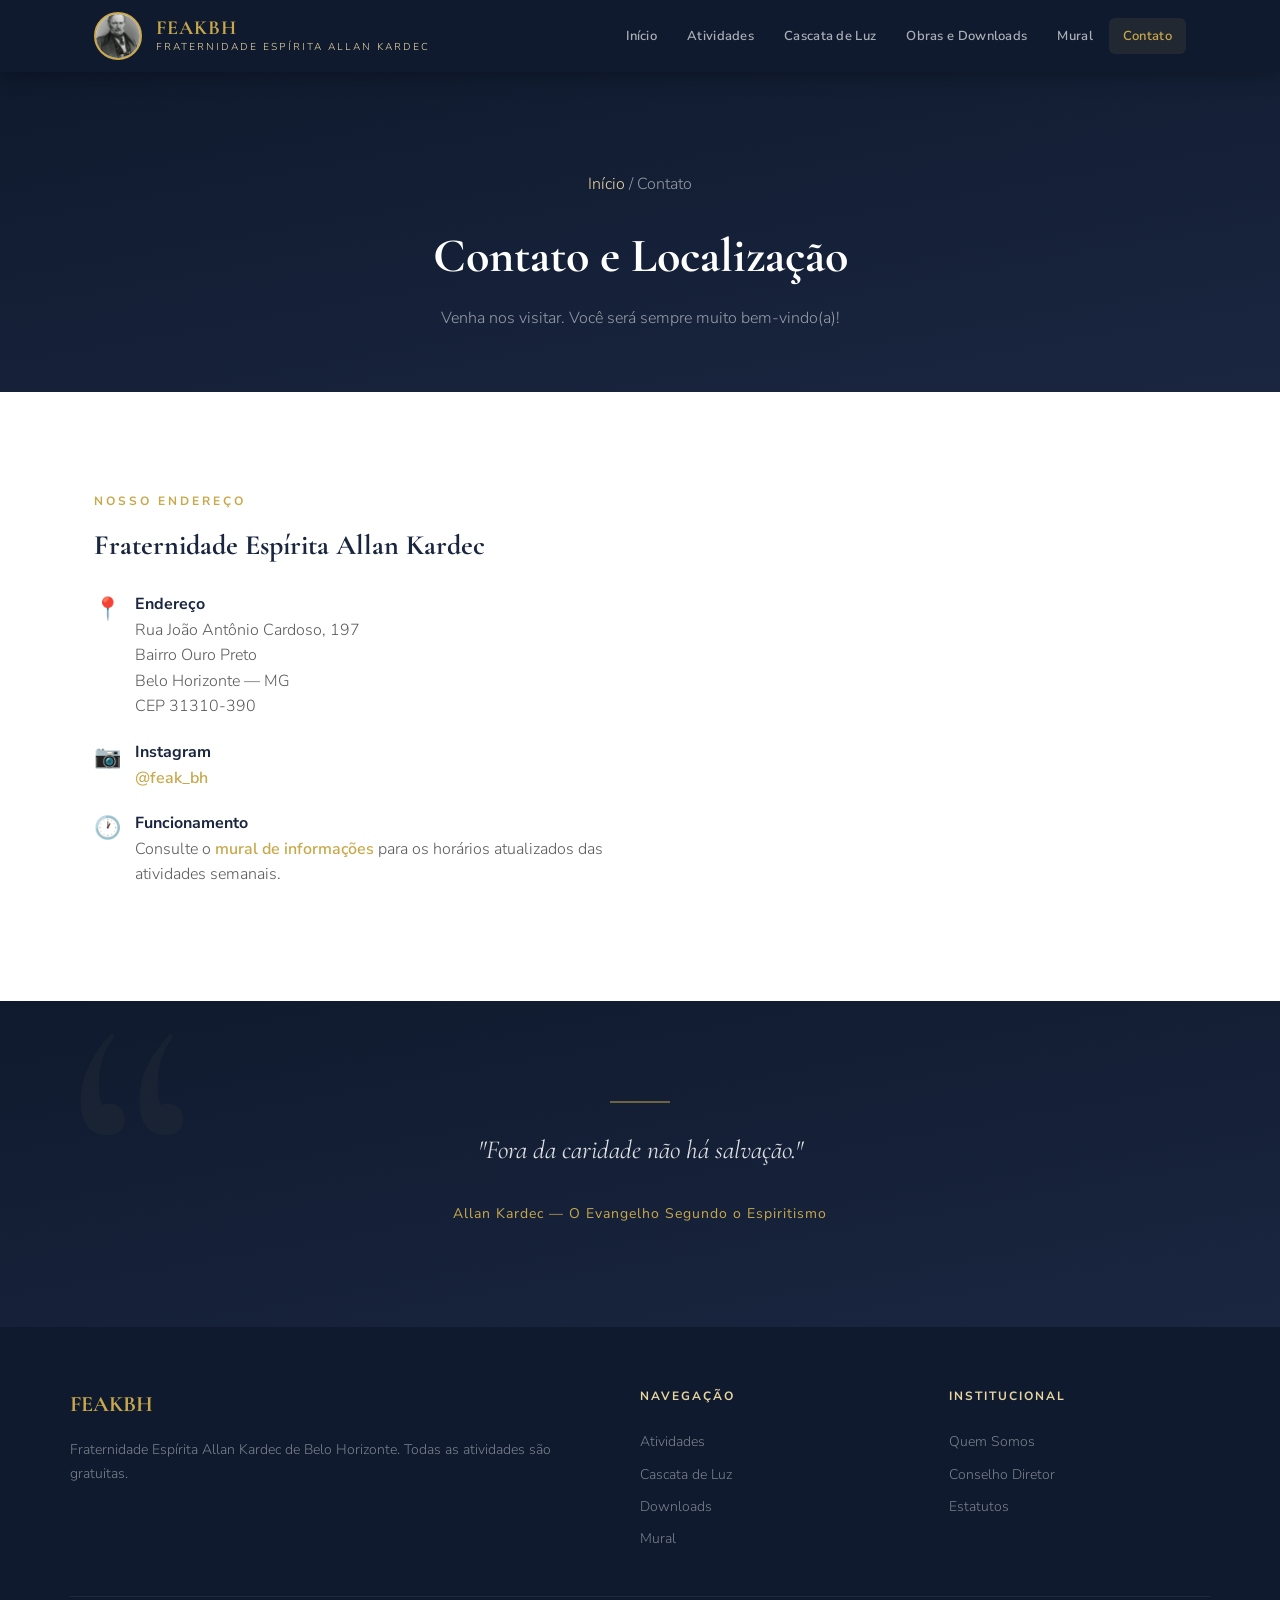
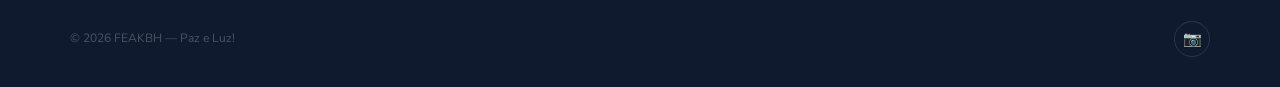
<file: feakbh-site/pages/contato.html>
<!DOCTYPE html>
<html lang="pt-BR">
<head>
  <meta charset="UTF-8">
  <meta name="viewport" content="width=device-width, initial-scale=1.0">
  <title>Contato - FEAKBH</title>
  <meta name="description" content="Endereço, mapa e formas de contato da Fraternidade Espírita Allan Kardec de BH.">
  <link rel="stylesheet" href="../css/style.css">
  <link rel="manifest" href="/manifest.json">
  <meta name="theme-color" content="#0F1A2E">
  <link rel="icon" type="image/png" href="/images/favicon-32.png">
  <link rel="apple-touch-icon" href="/images/apple-touch-icon.png">
  <meta name="apple-mobile-web-app-capable" content="yes">
  <meta name="apple-mobile-web-app-title" content="FEAKBH">
  <script type="application/ld+json">
  {
    "@context": "https://schema.org",
    "@type": "ReligiousOrganization",
    "name": "FEAKBH — Fraternidade Espírita Allan Kardec",
    "url": "https://feakbh.com.br",
    "address": {
      "@type": "PostalAddress",
      "streetAddress": "Rua João Antônio Cardoso, 197",
      "addressLocality": "Belo Horizonte",
      "addressRegion": "MG",
      "postalCode": "31310-390",
      "addressCountry": "BR"
    },
    "sameAs": ["https://www.instagram.com/feak_bh/"]
  }
  </script>
</head>
<body>

  <header>
    <div class="header-inner">
      <div class="logo-area">
        <a href="../index.html">
          <img class="logo-circle" src="../images/logo-kardec.png" alt="Allan Kardec">
          <div class="logo-text"><h1>FEAKBH</h1><span>Fraternidade Espírita Allan Kardec</span></div>
        </a>
      </div>
      <nav class="nav-desktop">
        <a href="../index.html">Início</a>
        <a href="atividades.html">Atividades</a>
        <a href="cascata-de-luz.html">Cascata de Luz</a>
        <a href="downloads.html">Obras e Downloads</a>
        <a href="mural.html">Mural</a>
        <a href="contato.html" class="active">Contato</a>
      </nav>
      <button class="nav-toggle" aria-label="Menu">☰</button>
    </div>
    <nav class="nav-mobile">
      <a href="../index.html">Início</a>
      <a href="atividades.html">Atividades</a>
      <a href="cascata-de-luz.html">Cascata de Luz</a>
      <a href="downloads.html">Obras e Downloads</a>
      <a href="mural.html">Mural</a>
      <a href="contato.html">Contato</a>
    </nav>
  </header>

  <section class="page-hero">
    <p class="breadcrumb"><a href="../index.html">Início</a> / Contato</p>
    <h2>Contato e Localização</h2>
    <p>Venha nos visitar. Você será sempre muito bem-vindo(a)!</p>
  </section>

  <section class="bg-white">
    <div class="container">
      <div style="display:grid;grid-template-columns:1fr 1fr;gap:48px;align-items:start;">

        <div>
          <div class="section-label" style="text-align:left">Nosso endereço</div>
          <h3 style="font-family:'Cormorant Garamond',serif;font-size:28px;font-weight:700;color:var(--navy);margin-bottom:24px;">
            Fraternidade Espírita Allan Kardec
          </h3>

          <div style="display:flex;flex-direction:column;gap:20px;">
            <div style="display:flex;gap:14px;align-items:flex-start;">
              <span style="font-size:22px;flex-shrink:0;">📍</span>
              <div>
                <strong style="color:var(--navy);">Endereço</strong><br>
                <span style="color:var(--text-mid);font-weight:300;">
                  Rua João Antônio Cardoso, 197<br>
                  Bairro Ouro Preto<br>
                  Belo Horizonte — MG<br>
                  CEP 31310-390
                </span>
              </div>
            </div>

            <div style="display:flex;gap:14px;align-items:flex-start;">
              <span style="font-size:22px;flex-shrink:0;">📷</span>
              <div>
                <strong style="color:var(--navy);">Instagram</strong><br>
                <a href="https://www.instagram.com/feak_bh/" target="_blank" rel="noopener" style="color:var(--gold);font-weight:600;">@feak_bh</a>
              </div>
            </div>

            <div style="display:flex;gap:14px;align-items:flex-start;">
              <span style="font-size:22px;flex-shrink:0;">🕐</span>
              <div>
                <strong style="color:var(--navy);">Funcionamento</strong><br>
                <span style="color:var(--text-mid);font-weight:300;">
                  Consulte o <a href="mural.html" style="color:var(--gold);font-weight:600;">mural de informações</a> para os horários atualizados das atividades semanais.
                </span>
              </div>
            </div>
          </div>
        </div>

        <div>
          <iframe
            src="https://www.google.com/maps/embed?pb=!1m18!1m12!1m3!1d3750.5!2d-43.9864!3d-19.9025!2m3!1f0!2f0!3f0!3m2!1i1024!2i768!4f13.1!3m3!1m2!1s0xa697de0e15ebc1%3A0x4f6a7fbe36e3e95b!2sR.%20Jo%C3%A3o%20Ant%C3%B4nio%20Cardoso%2C%20197%20-%20Ouro%20Preto%2C%20Belo%20Horizonte%20-%20MG!5e0!3m2!1spt-BR!2sbr!4v1710000000000"
            width="100%"
            height="400"
            style="border:0;border-radius:var(--radius-md);"
            allowfullscreen=""
            loading="lazy"
            referrerpolicy="no-referrer-when-downgrade">
          </iframe>
        </div>

      </div>
    </div>
  </section>

  <!-- QUOTE -->
  <section class="quote-section">
    <div class="quote-content">
      <div class="quote-divider"></div>
      <blockquote>
        "Fora da caridade não há salvação."
      </blockquote>
      <cite>Allan Kardec — O Evangelho Segundo o Espiritismo</cite>
    </div>
  </section>

  <footer>
    <div class="footer-grid">
      <div class="footer-about">
        <h3>FEAKBH</h3>
        <p>Fraternidade Espírita Allan Kardec de Belo Horizonte. Todas as atividades são gratuitas.</p>
      </div>
      <div class="footer-col">
        <h4>Navegação</h4>
        <a href="atividades.html">Atividades</a>
        <a href="cascata-de-luz.html">Cascata de Luz</a>
        <a href="downloads.html">Downloads</a>
        <a href="mural.html">Mural</a>
      </div>
      <div class="footer-col">
        <h4>Institucional</h4>
        <a href="https://feakbh.com/11QuemSomos.html">Quem Somos</a>
        <a href="https://feakbh.com/14ConsD.html">Conselho Diretor</a>
        <a href="https://feakbh.com/13EstatutoseReg.html">Estatutos</a>
      </div>
    </div>
    <div class="footer-bottom">
      <p>© 2026 FEAKBH — Paz e Luz!</p>
      <div class="footer-social">
        <a href="https://www.instagram.com/feak_bh/" target="_blank" rel="noopener">📷</a>
      </div>
    </div>
  </footer>

  <script src="../js/main.js"></script>

  <style>
    @media (max-width: 768px) {
      section .container > div[style*="grid-template-columns"] {
        grid-template-columns: 1fr !important;
      }
    }
  </style>
</body>
</html>
</file>
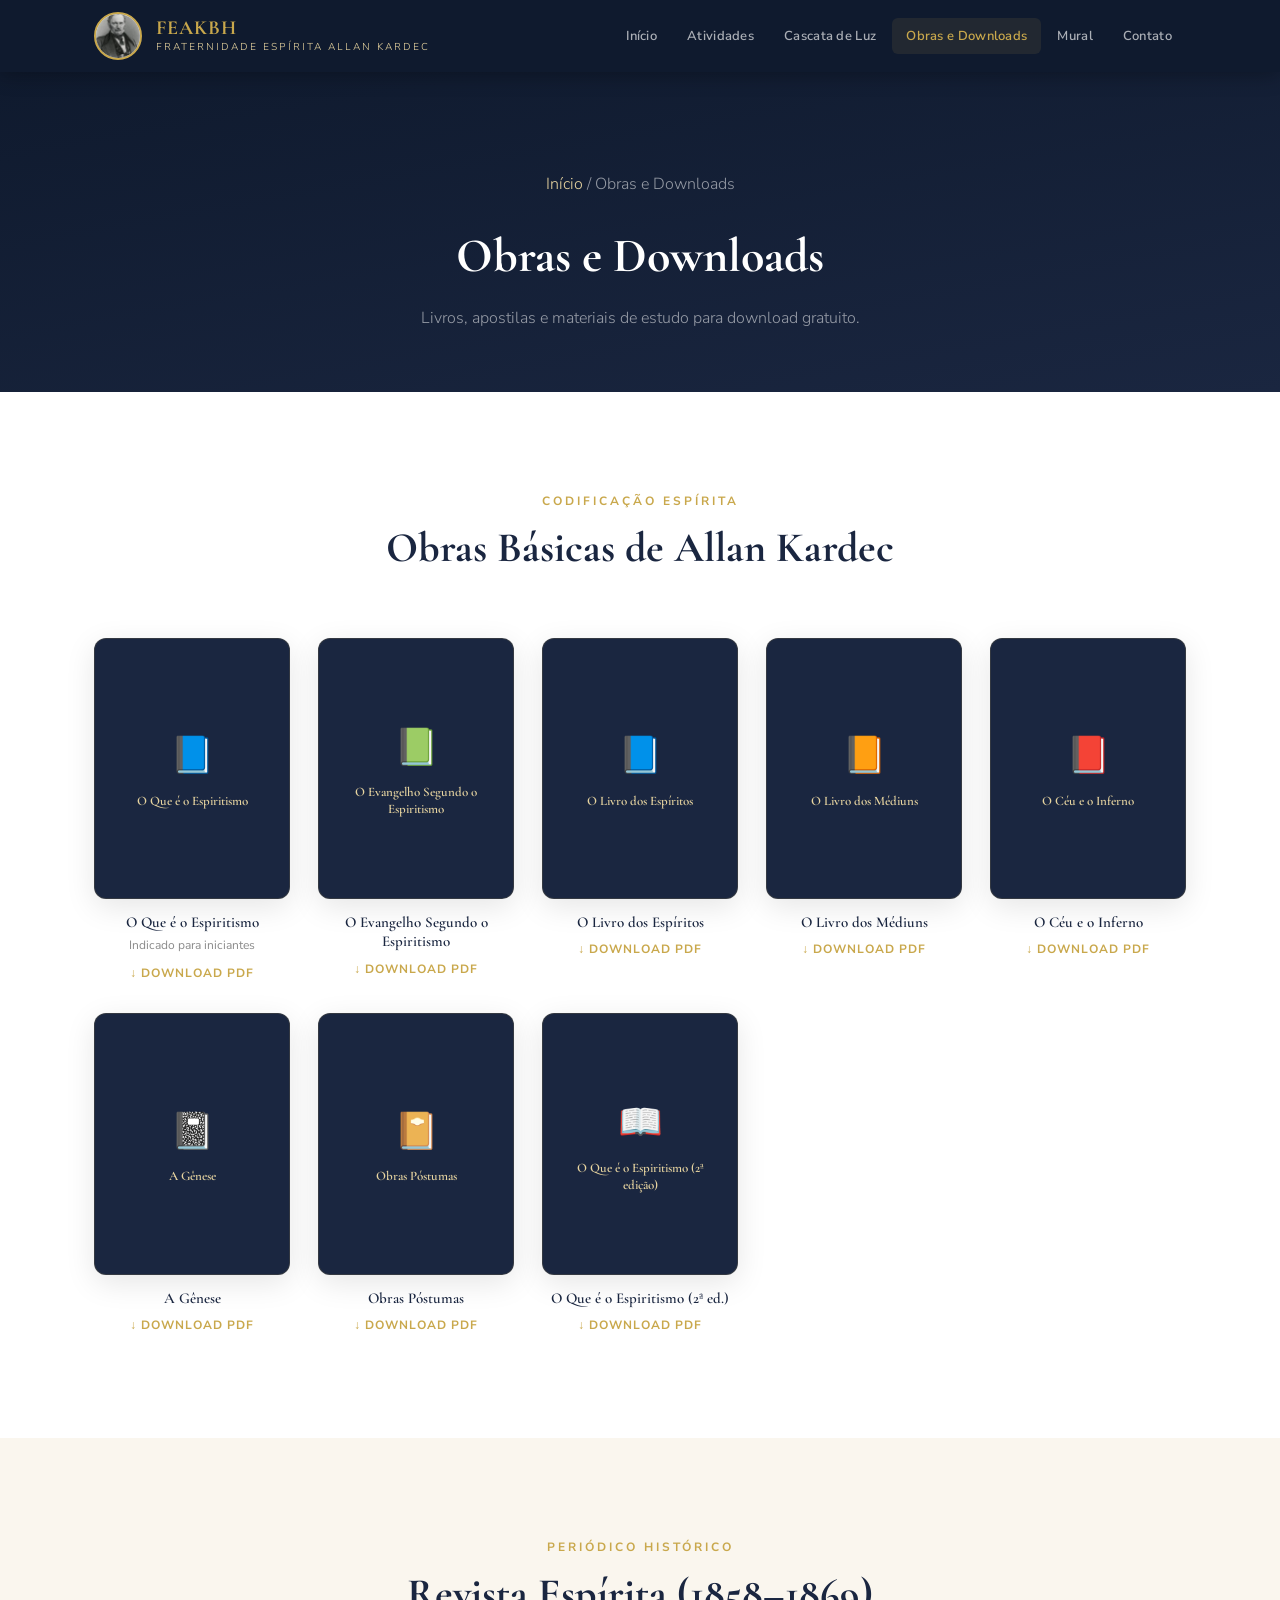
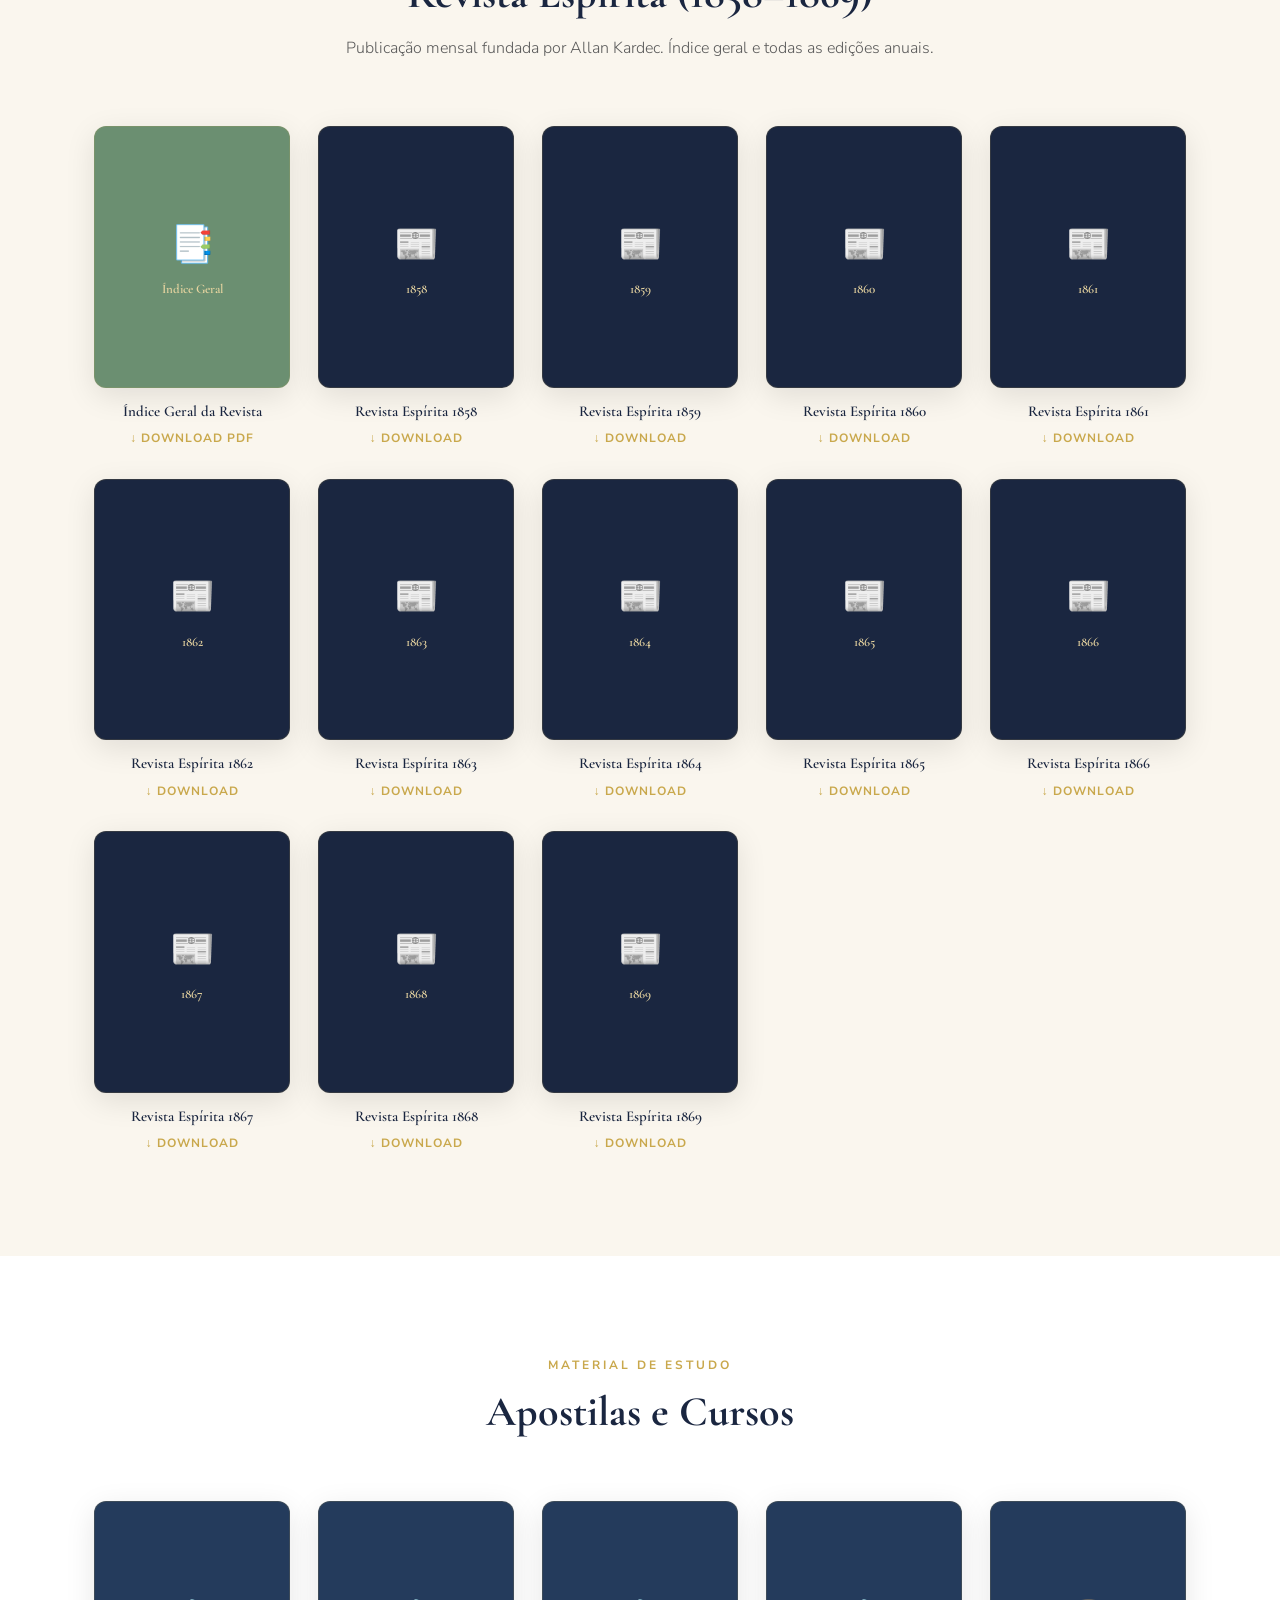
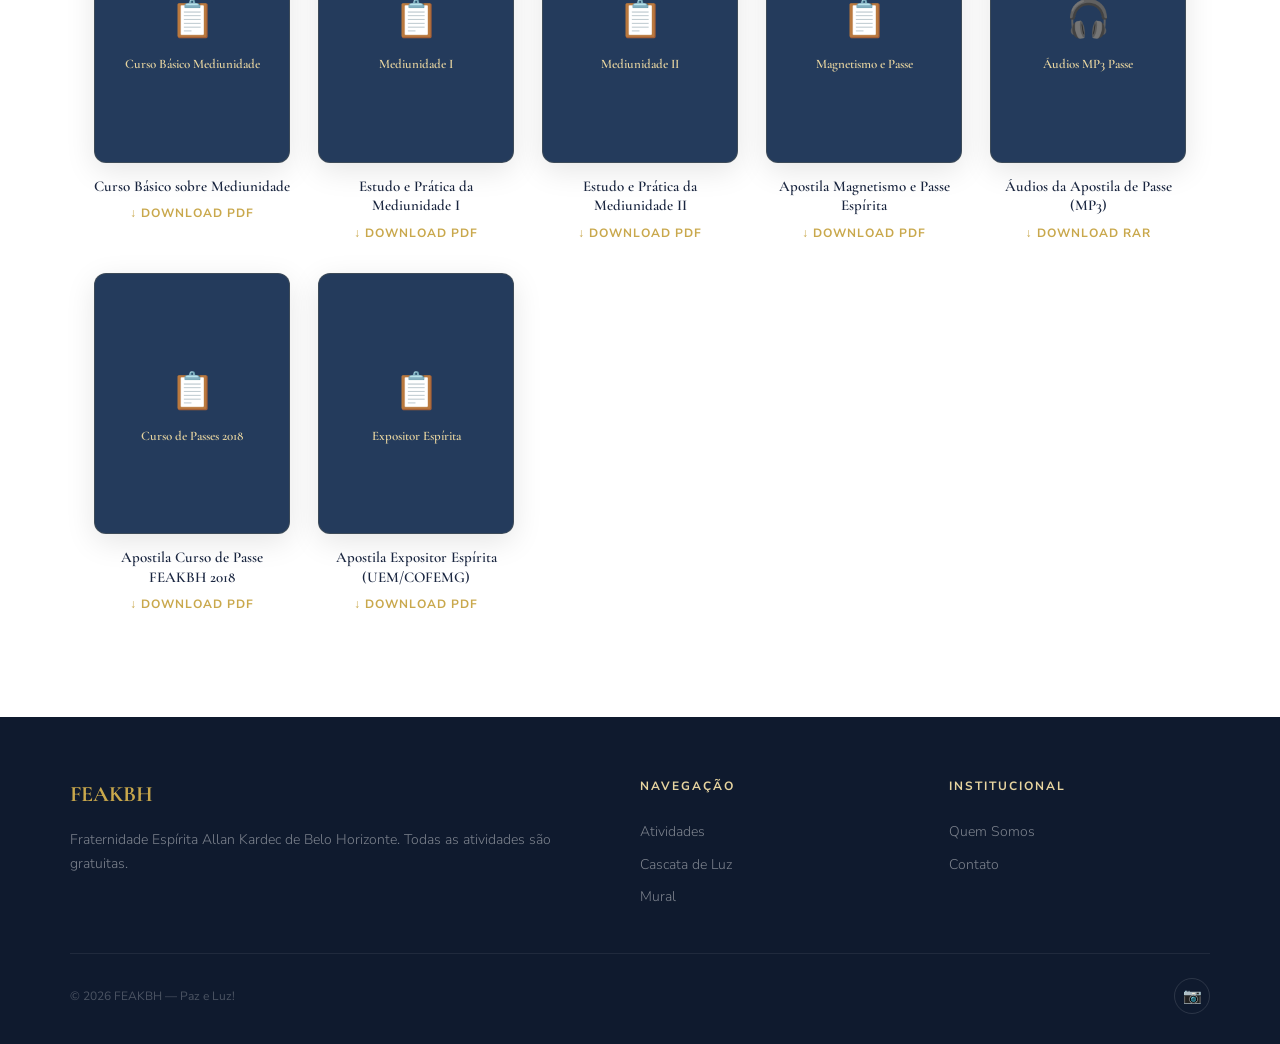
<file: feakbh-site/pages/downloads.html>
<!DOCTYPE html>
<html lang="pt-BR">
<head>
  <meta charset="UTF-8">
  <meta name="viewport" content="width=device-width, initial-scale=1.0">
  <title>Obras e Downloads - FEAKBH</title>
  <meta name="description" content="Faça download gratuito das obras de Allan Kardec e materiais de estudo espírita.">
  <link rel="stylesheet" href="../css/style.css">
  <link rel="manifest" href="/manifest.json">
  <meta name="theme-color" content="#0F1A2E">
  <link rel="icon" type="image/png" href="/images/favicon-32.png">
  <link rel="apple-touch-icon" href="/images/apple-touch-icon.png">
  <meta name="apple-mobile-web-app-capable" content="yes">
  <meta name="apple-mobile-web-app-title" content="FEAKBH">
  <script type="application/ld+json">
  {
    "@context": "https://schema.org",
    "@type": "ReligiousOrganization",
    "name": "FEAKBH — Fraternidade Espírita Allan Kardec",
    "url": "https://feakbh.com.br",
    "address": {
      "@type": "PostalAddress",
      "streetAddress": "Rua João Antônio Cardoso, 197",
      "addressLocality": "Belo Horizonte",
      "addressRegion": "MG",
      "postalCode": "31310-390",
      "addressCountry": "BR"
    },
    "sameAs": ["https://www.instagram.com/feak_bh/"]
  }
  </script>
</head>
<body>

  <header>
    <div class="header-inner">
      <div class="logo-area">
        <a href="../index.html">
          <img class="logo-circle" src="../images/logo-kardec.png" alt="Allan Kardec">
          <div class="logo-text"><h1>FEAKBH</h1><span>Fraternidade Espírita Allan Kardec</span></div>
        </a>
      </div>
      <nav class="nav-desktop">
        <a href="../index.html">Início</a>
        <a href="atividades.html">Atividades</a>
        <a href="cascata-de-luz.html">Cascata de Luz</a>
        <a href="downloads.html" class="active">Obras e Downloads</a>
        <a href="mural.html">Mural</a>
        <a href="contato.html">Contato</a>
      </nav>
      <button class="nav-toggle" aria-label="Menu">☰</button>
    </div>
    <nav class="nav-mobile">
      <a href="../index.html">Início</a>
      <a href="atividades.html">Atividades</a>
      <a href="cascata-de-luz.html">Cascata de Luz</a>
      <a href="downloads.html">Obras e Downloads</a>
      <a href="mural.html">Mural</a>
      <a href="contato.html">Contato</a>
    </nav>
  </header>

  <section class="page-hero">
    <p class="breadcrumb"><a href="../index.html">Início</a> / Obras e Downloads</p>
    <h2>Obras e Downloads</h2>
    <p>Livros, apostilas e materiais de estudo para download gratuito.</p>
  </section>

  <!-- OBRAS BÁSICAS -->
  <section class="bg-white">
    <div class="container">
      <div class="section-header">
        <div class="section-label">Codificação Espírita</div>
        <h2 class="section-title">Obras Básicas de Allan Kardec</h2>
      </div>
      <div class="books-grid">
        <div class="book-card fade-in">
          <div class="book-cover"><div class="book-placeholder">📘</div><span>O Que é o Espiritismo</span></div>
          <h4>O Que é o Espiritismo</h4>
          <p style="font-size:12px;color:var(--text-light);margin-top:4px">Indicado para iniciantes</p>
          <a href="../downloads/qee-ld.pdf" class="download-link" download>↓ Download PDF</a>
        </div>
        <div class="book-card fade-in">
          <div class="book-cover"><div class="book-placeholder">📗</div><span>O Evangelho Segundo o Espiritismo</span></div>
          <h4>O Evangelho Segundo o Espiritismo</h4>
          <a href="../downloads/evangelho-guillon.pdf" class="download-link" download>↓ Download PDF</a>
        </div>
        <div class="book-card fade-in">
          <div class="book-cover"><div class="book-placeholder">📘</div><span>O Livro dos Espíritos</span></div>
          <h4>O Livro dos Espíritos</h4>
          <a href="../downloads/livro-espiritos.pdf" class="download-link" download>↓ Download PDF</a>
        </div>
        <div class="book-card fade-in">
          <div class="book-cover"><div class="book-placeholder">📙</div><span>O Livro dos Médiuns</span></div>
          <h4>O Livro dos Médiuns</h4>
          <a href="../downloads/livro-mediuns.pdf" class="download-link" download>↓ Download PDF</a>
        </div>
        <div class="book-card fade-in">
          <div class="book-cover"><div class="book-placeholder">📕</div><span>O Céu e o Inferno</span></div>
          <h4>O Céu e o Inferno</h4>
          <a href="../downloads/ceu-e-inferno.pdf" class="download-link" download>↓ Download PDF</a>
        </div>
        <div class="book-card fade-in">
          <div class="book-cover"><div class="book-placeholder">📓</div><span>A Gênese</span></div>
          <h4>A Gênese</h4>
          <a href="../downloads/genese.pdf" class="download-link" download>↓ Download PDF</a>
        </div>
        <div class="book-card fade-in">
          <div class="book-cover"><div class="book-placeholder">📔</div><span>Obras Póstumas</span></div>
          <h4>Obras Póstumas</h4>
          <a href="../downloads/obras-postumas.pdf" class="download-link" download>↓ Download PDF</a>
        </div>
        <div class="book-card fade-in">
          <div class="book-cover"><div class="book-placeholder">📖</div><span>O Que é o Espiritismo (2ª edição)</span></div>
          <h4>O Que é o Espiritismo (2ª ed.)</h4>
          <a href="../downloads/qee-2ed.pdf" class="download-link" download>↓ Download PDF</a>
        </div>
      </div>
    </div>
  </section>

  <!-- REVISTA ESPÍRITA -->
  <section class="bg-cream">
    <div class="container">
      <div class="section-header">
        <div class="section-label">Periódico Histórico</div>
        <h2 class="section-title">Revista Espírita (1858–1869)</h2>
        <p class="section-subtitle">Publicação mensal fundada por Allan Kardec. Índice geral e todas as edições anuais.</p>
      </div>
      <div class="books-grid">
        <div class="book-card fade-in">
          <div class="book-cover" style="background:var(--sage)"><div class="book-placeholder">📑</div><span>Índice Geral</span></div>
          <h4>Índice Geral da Revista</h4>
          <a href="../downloads/revista-espirita-indice-geral.pdf" class="download-link" download>↓ Download PDF</a>
        </div>
        <div class="book-card fade-in">
          <div class="book-cover"><div class="book-placeholder">📰</div><span>1858</span></div>
          <h4>Revista Espírita 1858</h4>
          <a href="../downloads/revista-espirita-1858.pdf" class="download-link" download>↓ Download</a>
        </div>
        <div class="book-card fade-in">
          <div class="book-cover"><div class="book-placeholder">📰</div><span>1859</span></div>
          <h4>Revista Espírita 1859</h4>
          <a href="../downloads/revista-espirita-1859.pdf" class="download-link" download>↓ Download</a>
        </div>
        <div class="book-card fade-in">
          <div class="book-cover"><div class="book-placeholder">📰</div><span>1860</span></div>
          <h4>Revista Espírita 1860</h4>
          <a href="../downloads/revista-espirita-1860.pdf" class="download-link" download>↓ Download</a>
        </div>
        <div class="book-card fade-in">
          <div class="book-cover"><div class="book-placeholder">📰</div><span>1861</span></div>
          <h4>Revista Espírita 1861</h4>
          <a href="../downloads/revista-espirita-1861.pdf" class="download-link" download>↓ Download</a>
        </div>
        <div class="book-card fade-in">
          <div class="book-cover"><div class="book-placeholder">📰</div><span>1862</span></div>
          <h4>Revista Espírita 1862</h4>
          <a href="../downloads/revista-espirita-1862.pdf" class="download-link" download>↓ Download</a>
        </div>
        <div class="book-card fade-in">
          <div class="book-cover"><div class="book-placeholder">📰</div><span>1863</span></div>
          <h4>Revista Espírita 1863</h4>
          <a href="../downloads/revista-espirita-1863.pdf" class="download-link" download>↓ Download</a>
        </div>
        <div class="book-card fade-in">
          <div class="book-cover"><div class="book-placeholder">📰</div><span>1864</span></div>
          <h4>Revista Espírita 1864</h4>
          <a href="../downloads/revista-espirita-1864.pdf" class="download-link" download>↓ Download</a>
        </div>
        <div class="book-card fade-in">
          <div class="book-cover"><div class="book-placeholder">📰</div><span>1865</span></div>
          <h4>Revista Espírita 1865</h4>
          <a href="../downloads/revista-espirita-1865.pdf" class="download-link" download>↓ Download</a>
        </div>
        <div class="book-card fade-in">
          <div class="book-cover"><div class="book-placeholder">📰</div><span>1866</span></div>
          <h4>Revista Espírita 1866</h4>
          <a href="../downloads/revista-espirita-1866.pdf" class="download-link" download>↓ Download</a>
        </div>
        <div class="book-card fade-in">
          <div class="book-cover"><div class="book-placeholder">📰</div><span>1867</span></div>
          <h4>Revista Espírita 1867</h4>
          <a href="../downloads/revista-espirita-1867.pdf" class="download-link" download>↓ Download</a>
        </div>
        <div class="book-card fade-in">
          <div class="book-cover"><div class="book-placeholder">📰</div><span>1868</span></div>
          <h4>Revista Espírita 1868</h4>
          <a href="../downloads/revista-espirita-1868.pdf" class="download-link" download>↓ Download</a>
        </div>
        <div class="book-card fade-in">
          <div class="book-cover"><div class="book-placeholder">📰</div><span>1869</span></div>
          <h4>Revista Espírita 1869</h4>
          <a href="../downloads/revista-espirita-1869.pdf" class="download-link" download>↓ Download</a>
        </div>
      </div>
    </div>
  </section>

  <!-- APOSTILAS E CURSOS -->
  <section class="bg-white">
    <div class="container">
      <div class="section-header">
        <div class="section-label">Material de Estudo</div>
        <h2 class="section-title">Apostilas e Cursos</h2>
      </div>
      <div class="books-grid">
        <div class="book-card fade-in">
          <div class="book-cover" style="background:var(--navy-light)"><div class="book-placeholder">📋</div><span>Curso Básico Mediunidade</span></div>
          <h4>Curso Básico sobre Mediunidade</h4>
          <a href="../downloads/curso-basico-mediunidade-uem.pdf" class="download-link" download>↓ Download PDF</a>
        </div>
        <div class="book-card fade-in">
          <div class="book-cover" style="background:var(--navy-light)"><div class="book-placeholder">📋</div><span>Mediunidade I</span></div>
          <h4>Estudo e Prática da Mediunidade I</h4>
          <a href="../downloads/mediunidade-programa-i.pdf" class="download-link" download>↓ Download PDF</a>
        </div>
        <div class="book-card fade-in">
          <div class="book-cover" style="background:var(--navy-light)"><div class="book-placeholder">📋</div><span>Mediunidade II</span></div>
          <h4>Estudo e Prática da Mediunidade II</h4>
          <a href="../downloads/mediunidade-programa-ii.pdf" class="download-link" download>↓ Download PDF</a>
        </div>
        <div class="book-card fade-in">
          <div class="book-cover" style="background:var(--navy-light)"><div class="book-placeholder">📋</div><span>Magnetismo e Passe</span></div>
          <h4>Apostila Magnetismo e Passe Espírita</h4>
          <a href="../downloads/apostila-magnetismo-passe.pdf" class="download-link" download>↓ Download PDF</a>
        </div>
        <div class="book-card fade-in">
          <div class="book-cover" style="background:var(--navy-light)"><div class="book-placeholder">🎧</div><span>Áudios MP3 Passe</span></div>
          <h4>Áudios da Apostila de Passe (MP3)</h4>
          <a href="https://feakbh.com/Download/Audio.rar" class="download-link" download>↓ Download RAR</a>
        </div>
        <div class="book-card fade-in">
          <div class="book-cover" style="background:var(--navy-light)"><div class="book-placeholder">📋</div><span>Curso de Passes 2018</span></div>
          <h4>Apostila Curso de Passe FEAKBH 2018</h4>
          <a href="https://feakbh.com/Download/Curso%20de%20Passes%202018-Instrutores.pdf" class="download-link" download>↓ Download PDF</a>
        </div>
        <div class="book-card fade-in">
          <div class="book-cover" style="background:var(--navy-light)"><div class="book-placeholder">📋</div><span>Expositor Espírita</span></div>
          <h4>Apostila Expositor Espírita (UEM/COFEMG)</h4>
          <a href="../downloads/expositor-espirita.pdf" class="download-link" download>↓ Download PDF</a>
        </div>
      </div>
    </div>
  </section>

  <footer>
    <div class="footer-grid">
      <div class="footer-about">
        <h3>FEAKBH</h3>
        <p>Fraternidade Espírita Allan Kardec de Belo Horizonte. Todas as atividades são gratuitas.</p>
      </div>
      <div class="footer-col">
        <h4>Navegação</h4>
        <a href="atividades.html">Atividades</a>
        <a href="cascata-de-luz.html">Cascata de Luz</a>
        <a href="mural.html">Mural</a>
      </div>
      <div class="footer-col">
        <h4>Institucional</h4>
        <a href="https://feakbh.com/11QuemSomos.html">Quem Somos</a>
        <a href="contato.html">Contato</a>
      </div>
    </div>
    <div class="footer-bottom">
      <p>© 2026 FEAKBH — Paz e Luz!</p>
      <div class="footer-social">
        <a href="https://www.instagram.com/feak_bh/" target="_blank" rel="noopener">📷</a>
      </div>
    </div>
  </footer>

  <script src="../js/main.js"></script>
</body>
</html>
</file>
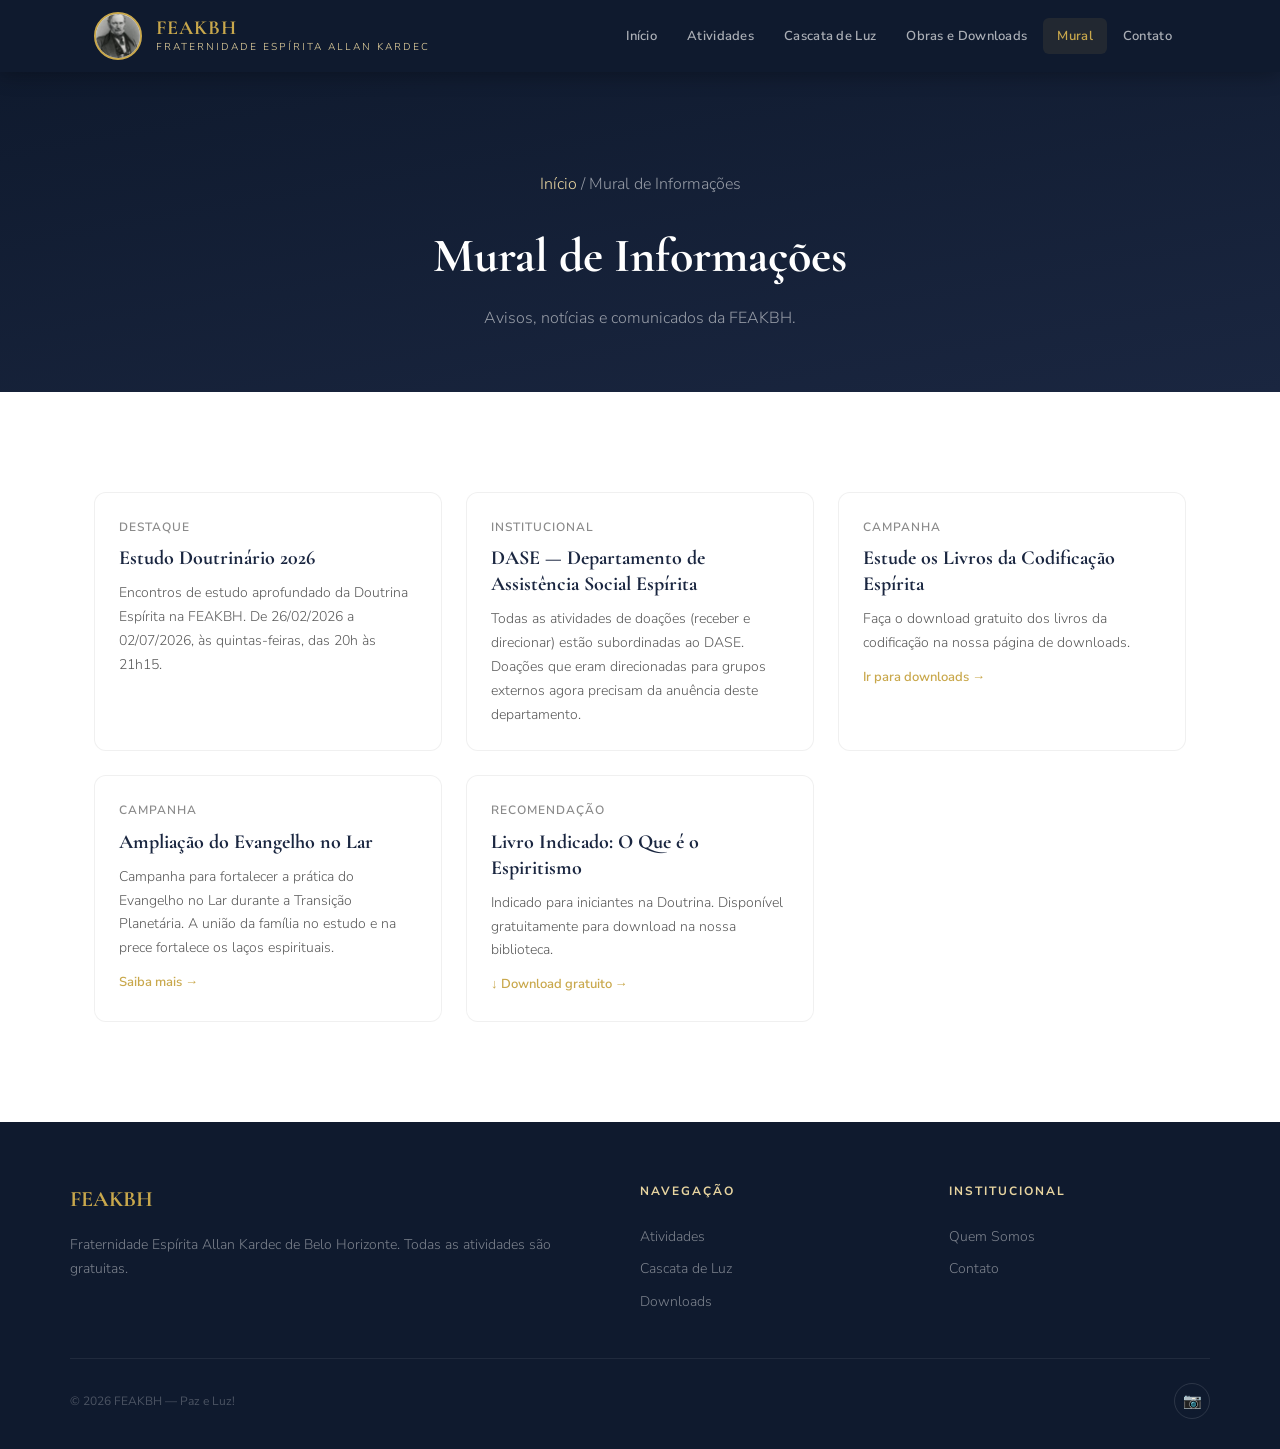
<file: feakbh-site/pages/mural.html>
<!DOCTYPE html>
<html lang="pt-BR">
<head>
  <meta charset="UTF-8">
  <meta name="viewport" content="width=device-width, initial-scale=1.0">
  <title>Mural de Informações - FEAKBH</title>
  <meta name="description" content="Avisos, notícias e informações da Fraternidade Espírita Allan Kardec de BH.">
  <link rel="stylesheet" href="../css/style.css">
  <link rel="manifest" href="/manifest.json">
  <meta name="theme-color" content="#0F1A2E">
  <link rel="icon" type="image/png" href="/images/favicon-32.png">
  <link rel="apple-touch-icon" href="/images/apple-touch-icon.png">
  <meta name="apple-mobile-web-app-capable" content="yes">
  <meta name="apple-mobile-web-app-title" content="FEAKBH">
  <script type="application/ld+json">
  {
    "@context": "https://schema.org",
    "@type": "ReligiousOrganization",
    "name": "FEAKBH — Fraternidade Espírita Allan Kardec",
    "url": "https://feakbh.com.br",
    "address": {
      "@type": "PostalAddress",
      "streetAddress": "Rua João Antônio Cardoso, 197",
      "addressLocality": "Belo Horizonte",
      "addressRegion": "MG",
      "postalCode": "31310-390",
      "addressCountry": "BR"
    },
    "sameAs": ["https://www.instagram.com/feak_bh/"]
  }
  </script>
</head>
<body>

  <header>
    <div class="header-inner">
      <div class="logo-area">
        <a href="../index.html">
          <img class="logo-circle" src="../images/logo-kardec.png" alt="Allan Kardec">
          <div class="logo-text"><h1>FEAKBH</h1><span>Fraternidade Espírita Allan Kardec</span></div>
        </a>
      </div>
      <nav class="nav-desktop">
        <a href="../index.html">Início</a>
        <a href="atividades.html">Atividades</a>
        <a href="cascata-de-luz.html">Cascata de Luz</a>
        <a href="downloads.html">Obras e Downloads</a>
        <a href="mural.html" class="active">Mural</a>
        <a href="contato.html">Contato</a>
      </nav>
      <button class="nav-toggle" aria-label="Menu">☰</button>
    </div>
    <nav class="nav-mobile">
      <a href="../index.html">Início</a>
      <a href="atividades.html">Atividades</a>
      <a href="cascata-de-luz.html">Cascata de Luz</a>
      <a href="downloads.html">Obras e Downloads</a>
      <a href="mural.html">Mural</a>
      <a href="contato.html">Contato</a>
    </nav>
  </header>

  <section class="page-hero">
    <p class="breadcrumb"><a href="../index.html">Início</a> / Mural de Informações</p>
    <h2>Mural de Informações</h2>
    <p>Avisos, notícias e comunicados da FEAKBH.</p>
  </section>

  <section class="bg-white">
    <div class="container">

      <!-- INSTRUÇÃO: Para adicionar um novo aviso, copie o bloco abaixo e cole antes dos demais -->
      <!-- INÍCIO DO MODELO DE AVISO -->
      <!--
      <div class="mural-card fade-in">
        <img src="../images/nome-da-imagem.jpg" alt="Descrição da imagem">
        <div class="mural-card-body">
          <p class="mural-date">DD de Mês de AAAA</p>
          <h3>Título do Aviso</h3>
          <p>Texto do aviso aqui. Pode conter quantas linhas forem necessárias.</p>
        </div>
      </div>
      -->
      <!-- FIM DO MODELO DE AVISO -->

      <div class="mural-grid">

        <div class="mural-card fade-in">
          <div class="mural-card-body">
            <p class="mural-date">Destaque</p>
            <h3>Estudo Doutrinário 2026</h3>
            <p>Encontros de estudo aprofundado da Doutrina Espírita na FEAKBH. De 26/02/2026 a 02/07/2026, às quintas-feiras, das 20h às 21h15.</p>
          </div>
        </div>

        <div class="mural-card fade-in">
          <div class="mural-card-body">
            <p class="mural-date">Institucional</p>
            <h3>DASE — Departamento de Assistência Social Espírita</h3>
            <p>Todas as atividades de doações (receber e direcionar) estão subordinadas ao DASE. Doações que eram direcionadas para grupos externos agora precisam da anuência deste departamento.</p>
          </div>
        </div>

        <div class="mural-card fade-in">
          <div class="mural-card-body">
            <p class="mural-date">Campanha</p>
            <h3>Estude os Livros da Codificação Espírita</h3>
            <p>Faça o download gratuito dos livros da codificação na nossa página de downloads.</p>
            <a href="downloads.html" class="card-link" style="margin-top:12px">Ir para downloads →</a>
          </div>
        </div>

        <div class="mural-card fade-in">
          <div class="mural-card-body">
            <p class="mural-date">Campanha</p>
            <h3>Ampliação do Evangelho no Lar</h3>
            <p>Campanha para fortalecer a prática do Evangelho no Lar durante a Transição Planetária. A união da família no estudo e na prece fortalece os laços espirituais.</p>
            <a href="https://feakbh.com/37EvaLar.html" class="card-link" style="margin-top:12px">Saiba mais →</a>
          </div>
        </div>

        <div class="mural-card fade-in">
          <div class="mural-card-body">
            <p class="mural-date">Recomendação</p>
            <h3>Livro Indicado: O Que é o Espiritismo</h3>
            <p>Indicado para iniciantes na Doutrina. Disponível gratuitamente para download na nossa biblioteca.</p>
            <a href="../downloads/qee-ld.pdf" class="card-link" style="margin-top:12px" download>↓ Download gratuito →</a>
          </div>
        </div>

      </div>

      <!-- DICA PARA MANUTENÇÃO:
           Para adicionar imagens ao mural:
           1. Salve a imagem na pasta /images/ do projeto
           2. Adicione <img src="../images/nome.jpg" alt="Descrição"> dentro do mural-card, antes de mural-card-body
           3. Recomendação: imagens com proporção 16:10 ficam melhores (ex: 800x500px)
      -->

    </div>
  </section>

  <footer>
    <div class="footer-grid">
      <div class="footer-about">
        <h3>FEAKBH</h3>
        <p>Fraternidade Espírita Allan Kardec de Belo Horizonte. Todas as atividades são gratuitas.</p>
      </div>
      <div class="footer-col">
        <h4>Navegação</h4>
        <a href="atividades.html">Atividades</a>
        <a href="cascata-de-luz.html">Cascata de Luz</a>
        <a href="downloads.html">Downloads</a>
      </div>
      <div class="footer-col">
        <h4>Institucional</h4>
        <a href="https://feakbh.com/11QuemSomos.html">Quem Somos</a>
        <a href="contato.html">Contato</a>
      </div>
    </div>
    <div class="footer-bottom">
      <p>© 2026 FEAKBH — Paz e Luz!</p>
      <div class="footer-social">
        <a href="https://www.instagram.com/feak_bh/" target="_blank" rel="noopener">📷</a>
      </div>
    </div>
  </footer>

  <script src="../js/main.js"></script>
</body>
</html>
</file>
<file: feakbh-site/css/style.css>
/* ============================================================
   FEAKBH - Fraternidade Espírita Allan Kardec
   Design System & Global Styles
   ============================================================ */

@import url('https://fonts.googleapis.com/css2?family=Cormorant+Garamond:ital,wght@0,400;0,600;0,700;1,400&family=Nunito+Sans:opsz,wght@6..12,300;6..12,400;6..12,600;6..12,700&display=swap');

:root {
  --gold: #C9A84C;
  --gold-light: #E8D5A0;
  --gold-dark: #A68A3A;
  --navy: #1A2640;
  --navy-deep: #0F1A2E;
  --navy-light: #243B5C;
  --cream: #FAF6EE;
  --cream-warm: #F5EFE0;
  --text-dark: #2C2C2C;
  --text-mid: #5A5A5A;
  --text-light: #8A8A8A;
  --white: #FFFFFF;
  --sage: #6B8F71;
  --sage-light: #E8F0E9;
  --border: rgba(201, 168, 76, 0.2);
  --shadow-sm: 0 2px 8px rgba(0,0,0,0.06);
  --shadow-md: 0 8px 30px rgba(0,0,0,0.1);
  --shadow-lg: 0 12px 40px rgba(0,0,0,0.15);
  --radius-sm: 8px;
  --radius-md: 12px;
  --radius-lg: 20px;
  --max-width: 1140px;
}

/* ===== RESET & BASE ===== */
*, *::before, *::after { margin: 0; padding: 0; box-sizing: border-box; }

html { scroll-behavior: smooth; }

body {
  font-family: 'Nunito Sans', sans-serif;
  color: var(--text-dark);
  background: var(--cream);
  overflow-x: hidden;
  line-height: 1.6;
}

a { color: inherit; text-decoration: none; transition: color 0.3s; }
img { max-width: 100%; height: auto; display: block; }
.container { max-width: var(--max-width); margin: 0 auto; padding: 0 24px; }

/* ===== TYPOGRAPHY ===== */
.serif { font-family: 'Cormorant Garamond', serif; }
.section-label {
  font-size: 12px; font-weight: 700; letter-spacing: 3px;
  text-transform: uppercase; color: var(--gold); margin-bottom: 12px;
}
.section-title {
  font-family: 'Cormorant Garamond', serif;
  font-size: clamp(28px, 4vw, 42px);
  font-weight: 700; color: var(--navy); line-height: 1.2;
}
.section-subtitle {
  font-size: 16px; color: var(--text-mid); margin-top: 16px;
  max-width: 600px; margin-left: auto; margin-right: auto;
  line-height: 1.7; font-weight: 300;
}
.section-header { text-align: center; margin-bottom: 64px; }

/* ===== HEADER ===== */
header {
  background: var(--navy-deep);
  position: sticky; top: 0; z-index: 100;
  box-shadow: 0 2px 20px rgba(0,0,0,0.3);
}

.header-inner {
  display: flex; align-items: center; justify-content: space-between;
  max-width: var(--max-width); margin: 0 auto; padding: 12px 24px;
}

.logo-area { display: flex; align-items: center; gap: 14px; }
.logo-area a { display: flex; align-items: center; gap: 14px; }

.logo-circle {
  width: 48px; height: 48px; border-radius: 50%;
  background: var(--cream-warm);
  object-fit: cover;
  object-position: center 20%;
  border: 2px solid var(--gold);
  flex-shrink: 0;
  display: block;
}

.logo-text h1 {
  font-family: 'Cormorant Garamond', serif;
  font-size: 20px; font-weight: 700; color: var(--gold); line-height: 1.1; letter-spacing: 1px;
}
.logo-text span {
  font-size: 10px; color: var(--gold-light); font-weight: 300;
  letter-spacing: 2px; text-transform: uppercase; display: block;
}

/* Nav Desktop */
.nav-desktop { display: flex; gap: 2px; }
.nav-desktop a {
  color: rgba(255,255,255,0.65); font-size: 13px; font-weight: 600;
  padding: 8px 14px; border-radius: 6px; transition: all 0.3s; letter-spacing: 0.3px;
}
.nav-desktop a:hover, .nav-desktop a.active {
  color: var(--gold); background: rgba(201,168,76,0.1);
}

/* Nav Mobile */
.nav-toggle {
  display: none; background: none; border: none;
  color: var(--gold); font-size: 26px; cursor: pointer; padding: 4px;
}
.nav-mobile {
  display: none; background: var(--navy-deep);
  border-top: 1px solid rgba(255,255,255,0.08); padding: 16px 24px;
}
.nav-mobile.open { display: block; }
.nav-mobile a {
  display: block; color: rgba(255,255,255,0.7); font-size: 15px;
  padding: 12px 0; border-bottom: 1px solid rgba(255,255,255,0.05);
  font-weight: 400;
}
.nav-mobile a:hover { color: var(--gold); }

/* ===== BUTTONS ===== */
.btn {
  display: inline-flex; align-items: center; gap: 8px;
  padding: 13px 28px; border-radius: var(--radius-sm);
  font-size: 14px; font-weight: 600; cursor: pointer;
  border: none; letter-spacing: 0.5px; transition: all 0.3s;
  text-decoration: none;
}
.btn-primary {
  background: linear-gradient(135deg, var(--gold), var(--gold-dark));
  color: var(--navy-deep); box-shadow: 0 4px 20px rgba(201,168,76,0.25);
}
.btn-primary:hover {
  transform: translateY(-2px); box-shadow: 0 8px 30px rgba(201,168,76,0.35);
}
.btn-outline {
  background: transparent; border: 1.5px solid rgba(255,255,255,0.25); color: var(--white);
}
.btn-outline:hover { border-color: var(--gold); color: var(--gold); }
.btn-outline-dark {
  background: transparent; border: 1.5px solid var(--border); color: var(--navy);
}
.btn-outline-dark:hover { border-color: var(--gold); color: var(--gold); }
.btn-sm { padding: 10px 20px; font-size: 13px; }

/* ===== HERO ===== */
.hero {
  position: relative; min-height: 85vh;
  display: flex; align-items: center; justify-content: center;
  background: linear-gradient(170deg, var(--navy-deep) 0%, var(--navy) 60%, var(--navy-light) 100%);
  overflow: hidden;
}
.hero::before {
  content: ''; position: absolute; inset: 0;
  background:
    radial-gradient(ellipse 800px 600px at 20% 50%, rgba(201,168,76,0.08), transparent),
    radial-gradient(ellipse 600px 400px at 80% 30%, rgba(107,143,113,0.06), transparent);
}
.hero-content {
  position: relative; text-align: center; max-width: 800px; width: 100%; padding: 40px 24px;
  animation: fadeInUp 1s ease-out;
}
.hero-badge {
  display: inline-block; padding: 6px 20px;
  border: 1px solid var(--border); border-radius: 30px;
  font-size: 12px; color: var(--gold-light); letter-spacing: 3px;
  text-transform: uppercase; margin-bottom: 28px;
  animation: fadeInUp 1s ease-out 0.2s both;
}
.hero h2 {
  font-family: 'Cormorant Garamond', serif;
  font-size: clamp(36px, 6vw, 64px); font-weight: 700;
  color: var(--white); line-height: 1.15; margin-bottom: 24px;
  animation: fadeInUp 1s ease-out 0.3s both;
}
.hero h2 em { font-style: italic; color: var(--gold); }
.hero p {
  font-size: 18px; color: rgba(255,255,255,0.6); line-height: 1.7;
  max-width: 580px; margin: 0 auto 36px; font-weight: 300;
  animation: fadeInUp 1s ease-out 0.5s both;
}
.hero-actions {
  display: flex; gap: 14px; justify-content: center; flex-wrap: wrap;
  animation: fadeInUp 1s ease-out 0.6s both;
}

/* Particles */
.hero-particles { position: absolute; inset: 0; overflow: hidden; }
.particle {
  position: absolute; width: 3px; height: 3px;
  background: var(--gold); border-radius: 50%; opacity: 0;
  animation: float-up 9s infinite;
}
@keyframes float-up {
  0% { opacity: 0; transform: translateY(100vh) scale(0); }
  15% { opacity: 0.5; }
  85% { opacity: 0.2; }
  100% { opacity: 0; transform: translateY(-20vh) scale(1); }
}
@keyframes fadeInUp {
  from { opacity: 0; transform: translateY(30px); }
  to { opacity: 1; transform: translateY(0); }
}

/* ===== PAGE HERO (subpages) ===== */
.page-hero {
  background: linear-gradient(170deg, var(--navy-deep), var(--navy));
  padding: 100px 24px 60px; text-align: center;
}
.page-hero h2 {
  font-family: 'Cormorant Garamond', serif;
  font-size: clamp(32px, 5vw, 48px); font-weight: 700;
  color: var(--white); margin-bottom: 12px;
}
.page-hero p { font-size: 16px; color: rgba(255,255,255,0.55); font-weight: 300; }
.breadcrumb {
  font-size: 13px; color: rgba(255,255,255,0.4); margin-bottom: 20px;
}
.breadcrumb a { color: var(--gold-light); }
.breadcrumb a:hover { color: var(--gold); }

/* ===== CARDS GRID ===== */
.card-grid {
  display: grid; grid-template-columns: repeat(auto-fill, minmax(300px, 1fr));
  gap: 24px;
}
.card {
  background: var(--white); border-radius: var(--radius-md);
  padding: 32px 28px; transition: all 0.4s; border: 1px solid transparent;
  position: relative; overflow: hidden;
}
.card::before {
  content: ''; position: absolute; top: 0; left: 0;
  width: 4px; height: 0;
  background: linear-gradient(180deg, var(--gold), var(--sage));
  transition: height 0.4s; border-radius: 0 0 4px 0;
}
.card:hover {
  transform: translateY(-4px); box-shadow: var(--shadow-md); border-color: var(--border);
}
.card:hover::before { height: 100%; }
.card-icon {
  width: 48px; height: 48px; border-radius: 12px;
  display: flex; align-items: center; justify-content: center;
  font-size: 22px; margin-bottom: 18px;
  background: linear-gradient(135deg, rgba(201,168,76,0.15), rgba(201,168,76,0.05));
}
.card h3 {
  font-family: 'Cormorant Garamond', serif;
  font-size: 20px; font-weight: 700; color: var(--navy); margin-bottom: 10px;
}
.card p { font-size: 14px; color: var(--text-mid); line-height: 1.7; font-weight: 300; }
.card-link {
  display: inline-flex; align-items: center; gap: 6px;
  margin-top: 16px; font-size: 13px; font-weight: 600;
  color: var(--gold); transition: gap 0.3s;
}
.card-link:hover { gap: 10px; }

/* ===== DOWNLOADS / BOOKS GRID ===== */
.books-grid {
  display: grid; grid-template-columns: repeat(auto-fill, minmax(180px, 1fr));
  gap: 28px;
}
.book-card { text-align: center; transition: transform 0.3s; }
.book-card:hover { transform: translateY(-6px); }
.book-cover {
  width: 100%; aspect-ratio: 3/4; border-radius: var(--radius-md);
  background: var(--navy); display: flex; flex-direction: column;
  align-items: center; justify-content: center; padding: 20px;
  margin-bottom: 14px; box-shadow: var(--shadow-md);
  border: 1px solid rgba(201,168,76,0.15); position: relative; overflow: hidden;
}
.book-cover img {
  width: 100%; height: 100%; object-fit: cover; position: absolute; inset: 0;
  border-radius: var(--radius-md);
}
.book-cover .book-placeholder {
  font-size: 36px; margin-bottom: 8px; position: relative; z-index: 1;
}
.book-cover span {
  font-family: 'Cormorant Garamond', serif;
  font-size: 13px; font-weight: 600; color: var(--gold-light);
  text-align: center; line-height: 1.3; position: relative; z-index: 1;
}
.book-card h4 {
  font-family: 'Cormorant Garamond', serif;
  font-size: 15px; font-weight: 600; color: var(--navy); line-height: 1.3;
}
.book-card .download-link {
  display: inline-block; margin-top: 8px; font-size: 12px; font-weight: 700;
  color: var(--gold); letter-spacing: 1px; text-transform: uppercase;
}
.book-card .download-link:hover { color: var(--gold-dark); text-decoration: underline; }

/* ===== QUOTE / MENSAGEM ===== */
.quote-section {
  background: linear-gradient(170deg, var(--navy-deep), var(--navy));
  padding: 100px 24px; position: relative; overflow: hidden;
}
.quote-section::before {
  content: '\201C'; position: absolute; top: -40px; left: 5%;
  font-family: 'Cormorant Garamond', serif;
  font-size: 400px; color: rgba(201,168,76,0.04); line-height: 1;
}
.quote-content {
  max-width: 700px; margin: 0 auto; text-align: center; position: relative;
}
.quote-divider { width: 60px; height: 2px; background: var(--gold); margin: 0 auto 24px; opacity: 0.5; }
.quote-content blockquote {
  font-family: 'Cormorant Garamond', serif;
  font-size: clamp(20px, 3vw, 26px); font-style: italic;
  color: rgba(255,255,255,0.85); line-height: 1.8; margin-bottom: 28px;
}
.quote-content cite {
  font-style: normal; font-size: 14px; color: var(--gold); letter-spacing: 1px;
}

/* ===== MURAL / AVISOS ===== */
.mural-grid {
  display: grid; grid-template-columns: repeat(auto-fill, minmax(320px, 1fr));
  gap: 24px;
}
.mural-card {
  background: var(--white); border-radius: var(--radius-md);
  overflow: hidden; border: 1px solid rgba(0,0,0,0.06);
  transition: all 0.3s;
}
.mural-card:hover { box-shadow: var(--shadow-md); transform: translateY(-3px); }
.mural-card img {
  width: 100%; aspect-ratio: 16/10; object-fit: cover;
}
.mural-card-body { padding: 24px; }
.mural-card .mural-date {
  font-size: 12px; color: var(--text-light); font-weight: 600;
  letter-spacing: 1px; text-transform: uppercase; margin-bottom: 8px;
}
.mural-card h3 {
  font-family: 'Cormorant Garamond', serif;
  font-size: 20px; font-weight: 700; color: var(--navy); margin-bottom: 10px; line-height: 1.3;
}
.mural-card p {
  font-size: 14px; color: var(--text-mid); line-height: 1.7; font-weight: 300;
}

/* ===== ARTIGOS / CASCATA DE LUZ ===== */
.artigo-list { display: flex; flex-direction: column; gap: 20px; }
.artigo-item {
  display: flex; gap: 24px; align-items: flex-start;
  background: var(--white); border-radius: var(--radius-md);
  padding: 28px; border: 1px solid rgba(0,0,0,0.05); transition: all 0.3s;
}
.artigo-item:hover { box-shadow: var(--shadow-sm); border-color: var(--border); }
.artigo-number {
  font-family: 'Cormorant Garamond', serif;
  font-size: 36px; font-weight: 700; color: var(--gold-light);
  line-height: 1; flex-shrink: 0; min-width: 50px; text-align: center;
}
.artigo-item h3 {
  font-family: 'Cormorant Garamond', serif;
  font-size: 19px; font-weight: 700; color: var(--navy); margin-bottom: 6px;
}
.artigo-item .artigo-author {
  font-size: 13px; color: var(--text-light); margin-bottom: 10px;
}
.artigo-item p {
  font-size: 14px; color: var(--text-mid); line-height: 1.7; font-weight: 300;
}

/* ===== INFO BAR ===== */
.info-bar { background: var(--sage); padding: 60px 24px; }
.info-grid {
  display: grid; grid-template-columns: repeat(auto-fit, minmax(240px, 1fr));
  gap: 40px; max-width: var(--max-width); margin: 0 auto;
}
.info-item { text-align: center; }
.info-item .info-icon { font-size: 28px; margin-bottom: 12px; }
.info-item h4 {
  font-family: 'Cormorant Garamond', serif;
  font-size: 20px; font-weight: 700; color: var(--white); margin-bottom: 8px;
}
.info-item p { font-size: 14px; color: rgba(255,255,255,0.8); line-height: 1.6; font-weight: 300; }
.info-item a { color: var(--gold-light); text-decoration: underline; }

/* ===== CAMPANHA DESTAQUE ===== */
.campanha-box {
  display: flex; align-items: center; gap: 48px;
  background: linear-gradient(135deg, var(--cream), var(--cream-warm));
  border-radius: var(--radius-lg); padding: 48px;
  border: 1px solid var(--border);
}
.campanha-visual {
  flex-shrink: 0; width: 180px; height: 180px; border-radius: 50%;
  background: linear-gradient(135deg, var(--navy), var(--navy-deep));
  display: flex; align-items: center; justify-content: center;
  font-size: 56px; box-shadow: var(--shadow-lg);
}
.campanha-info h3 {
  font-family: 'Cormorant Garamond', serif;
  font-size: 28px; font-weight: 700; color: var(--navy); margin-bottom: 12px;
}
.campanha-info p {
  font-size: 15px; color: var(--text-mid); line-height: 1.7;
  margin-bottom: 24px; font-weight: 300;
}

/* ===== FOOTER ===== */
footer { background: var(--navy-deep); padding: 60px 24px 30px; }
.footer-grid {
  display: grid; grid-template-columns: 2fr 1fr 1fr;
  gap: 48px; max-width: var(--max-width); margin: 0 auto;
}
.footer-about h3 {
  font-family: 'Cormorant Garamond', serif;
  font-size: 22px; font-weight: 700; color: var(--gold); margin-bottom: 16px;
}
.footer-about p {
  font-size: 14px; color: rgba(255,255,255,0.45); line-height: 1.7; font-weight: 300;
}
.footer-col h4 {
  font-size: 12px; font-weight: 700; color: var(--gold-light);
  letter-spacing: 2px; text-transform: uppercase; margin-bottom: 20px;
}
.footer-col a {
  display: block; font-size: 14px; color: rgba(255,255,255,0.45);
  padding: 5px 0; font-weight: 300;
}
.footer-col a:hover { color: var(--gold); }
.footer-bottom {
  max-width: var(--max-width); margin: 40px auto 0; padding-top: 24px;
  border-top: 1px solid rgba(255,255,255,0.07);
  display: flex; justify-content: space-between; align-items: center;
}
.footer-bottom p { font-size: 12px; color: rgba(255,255,255,0.25); }
.footer-social { display: flex; gap: 10px; }
.footer-social a {
  width: 36px; height: 36px; border-radius: 50%;
  border: 1px solid rgba(255,255,255,0.12);
  display: flex; align-items: center; justify-content: center;
  font-size: 15px; transition: all 0.3s;
}
.footer-social a:hover { border-color: var(--gold); background: rgba(201,168,76,0.1); }

/* ===== UTILITIES ===== */
section { padding: 100px 24px; }
.bg-white { background: var(--white); }
.bg-cream { background: var(--cream); }
.bg-cream-warm { background: var(--cream-warm); }
.text-center { text-align: center; }
.mt-40 { margin-top: 40px; }
.mb-40 { margin-bottom: 40px; }

/* ===== MURAL CARROSSEL ===== */
.mural-carousel-section {
  background: var(--white);
  padding: 80px 0 100px;
  overflow: hidden;
}
.mural-carousel-section .section-header {
  padding: 0 24px;
}
.mural-carousel-header {
  display: flex; align-items: flex-end; justify-content: space-between;
  max-width: var(--max-width); margin: 0 auto 40px; padding: 0 24px;
}
.mural-carousel-header .section-header { margin-bottom: 0; text-align: left; }
.mural-carousel-header .section-subtitle { margin-left: 0; }
.mural-nav {
  display: flex; gap: 8px; flex-shrink: 0;
}
.mural-nav button {
  width: 44px; height: 44px; border-radius: 50%;
  border: 1.5px solid var(--border); background: var(--cream);
  color: var(--navy); font-size: 18px; cursor: pointer;
  display: flex; align-items: center; justify-content: center;
  transition: all 0.3s;
}
.mural-nav button:hover {
  background: var(--gold); color: var(--navy-deep);
  border-color: var(--gold); transform: scale(1.05);
}
.mural-nav button:disabled {
  opacity: 0.3; cursor: default; transform: none;
  background: var(--cream);
}

.mural-track-wrapper {
  max-width: var(--max-width); margin: 0 auto; padding: 0 24px;
  overflow: visible;
}
.mural-track {
  display: flex; gap: 24px;
  transition: transform 0.5s cubic-bezier(0.25, 0.46, 0.45, 0.94);
  cursor: grab;
}
.mural-track.dragging { cursor: grabbing; transition: none; }

.mural-slide {
  min-width: 380px; max-width: 380px;
  background: var(--cream); border-radius: var(--radius-lg);
  overflow: hidden; border: 1px solid rgba(0,0,0,0.05);
  transition: all 0.3s; flex-shrink: 0;
  display: flex; flex-direction: column;
}
.mural-slide:hover {
  box-shadow: var(--shadow-md); border-color: var(--border);
  transform: translateY(-4px);
}

/* Slide com imagem */
.mural-slide-img {
  width: 100%; aspect-ratio: 16/9; object-fit: cover;
}
/* Slide com cor de fundo (sem imagem) */
.mural-slide-color {
  width: 100%; aspect-ratio: 16/9;
  display: flex; align-items: center; justify-content: center;
  font-size: 48px;
  background: linear-gradient(135deg, var(--navy), var(--navy-light));
}

.mural-slide-body {
  padding: 28px 24px; flex: 1; display: flex; flex-direction: column;
}
.mural-slide-tag {
  display: inline-block; font-size: 11px; font-weight: 700;
  letter-spacing: 2px; text-transform: uppercase;
  padding: 4px 12px; border-radius: 20px; margin-bottom: 14px;
  width: fit-content;
}
.mural-slide-tag.destaque {
  background: rgba(201,168,76,0.15); color: var(--gold-dark);
}
.mural-slide-tag.aviso {
  background: rgba(107,143,113,0.15); color: var(--sage);
}
.mural-slide-tag.campanha {
  background: rgba(26,38,64,0.1); color: var(--navy);
}
.mural-slide-tag.evento {
  background: rgba(180,80,80,0.12); color: #A04040;
}

.mural-slide h3 {
  font-family: 'Cormorant Garamond', serif;
  font-size: 22px; font-weight: 700; color: var(--navy);
  line-height: 1.3; margin-bottom: 10px;
}
.mural-slide p {
  font-size: 14px; color: var(--text-mid); line-height: 1.7;
  font-weight: 300; flex: 1;
}
.mural-slide .mural-slide-date {
  font-size: 12px; color: var(--text-light); margin-top: 16px;
  padding-top: 14px; border-top: 1px solid rgba(0,0,0,0.06);
}
.mural-slide .mural-slide-link {
  display: inline-flex; align-items: center; gap: 6px;
  margin-top: 14px; font-size: 13px; font-weight: 600;
  color: var(--gold); transition: gap 0.3s;
}
.mural-slide .mural-slide-link:hover { gap: 10px; }

/* Progress dots */
.mural-dots {
  display: flex; justify-content: center; gap: 8px;
  margin-top: 32px; padding: 0 24px;
}
.mural-dot {
  width: 8px; height: 8px; border-radius: 50%;
  background: var(--border); border: none; cursor: pointer;
  transition: all 0.3s; padding: 0;
}
.mural-dot.active {
  background: var(--gold); width: 28px; border-radius: 4px;
}

/* ===== ANIMATIONS ===== */
.fade-in {
  opacity: 0; transform: translateY(25px);
  transition: opacity 0.6s ease, transform 0.6s ease;
}
.fade-in.visible { opacity: 1; transform: translateY(0); }

/* ===== RESPONSIVE ===== */
@media (max-width: 768px) {
  .nav-desktop { display: none; }
  .nav-toggle { display: block; }
  .header-inner { padding: 10px 16px; }
  .logo-area, .logo-area a { gap: 10px; }
  .logo-circle { width: 40px; height: 40px; font-size: 14px; }
  .logo-text h1 { font-size: 17px; }
  .logo-text span { font-size: 9px; letter-spacing: 1.5px; }

  .hero { min-height: auto; padding: 40px 0; }
  .hero-content { padding: 24px 20px; }
  .hero-badge { margin-bottom: 20px; font-size: 11px; padding: 5px 16px; letter-spacing: 2px; }
  .hero h2 { margin-bottom: 18px; }
  .hero p { font-size: 16px; margin-bottom: 28px; }
  .hero-schedule {
    grid-template-columns: 1fr;
    gap: 12px;
    margin: 24px auto 28px;
    max-width: 100%;
  }
  .hero-schedule-item { padding: 14px 18px; }
  .hero-schedule-time { font-size: 17px; }
  .hero-actions { gap: 10px; }
  .hero-actions .btn { flex: 1 1 100%; text-align: center; }

  .campanha-box { flex-direction: column; text-align: center; padding: 32px; }
  .campanha-visual { width: 120px; height: 120px; font-size: 44px; }
  .footer-grid { grid-template-columns: 1fr; gap: 32px; }
  .footer-bottom { flex-direction: column; gap: 14px; text-align: center; }
  section { padding: 56px 16px; }
  .section-header { margin-bottom: 40px; }
  .artigo-item { flex-direction: column; gap: 12px; }
  .artigo-number { min-width: auto; text-align: left; }
  .card-grid { grid-template-columns: 1fr; gap: 20px; }
  .books-grid { grid-template-columns: repeat(2, 1fr); gap: 16px; }
  .mural-grid { grid-template-columns: 1fr; }
  .mural-slide { min-width: calc(100vw - 48px); max-width: calc(100vw - 48px); }
  .mural-carousel-header { flex-direction: column; align-items: flex-start; gap: 16px; padding: 0 16px; margin-bottom: 24px; }
  .mural-nav { align-self: flex-end; }
  .mural-track-wrapper { padding: 0 16px; }

  .cascata-nav { padding: 20px 16px; }
  .cascata-nav-list { grid-template-columns: 1fr; gap: 4px; }
  .artigo-full { padding: 48px 0; }

  .info-grid { grid-template-columns: 1fr; gap: 28px; }

  .cronograma-dialog { padding: 20px; max-height: 85vh; }
  .cronograma-dialog h3 { font-size: 22px; }
}

@media (max-width: 480px) {
  .logo-text span { display: none; }
  .logo-circle { width: 42px; height: 42px; font-size: 15px; }
  .logo-text h1 { font-size: 19px; }
  .hero h2 { font-size: 32px; }
  .hero p { font-size: 15px; }
  .hero-actions .btn { padding: 14px 20px; font-size: 14px; }
  .books-grid { grid-template-columns: 1fr; }
  .section-label { font-size: 11px; letter-spacing: 2px; }
  .section-title { font-size: 26px; }
  .page-hero h2 { font-size: 30px; }
  .mural-track-wrapper { padding: 0 12px; }
  .mural-slide { min-width: calc(100vw - 40px); max-width: calc(100vw - 40px); }
}

/* ===== HERO SCHEDULE ===== */
.hero-schedule {
  display: grid;
  grid-template-columns: repeat(auto-fit, minmax(240px, 1fr));
  gap: 20px;
  max-width: 640px;
  margin: 32px auto 36px;
}
.hero-schedule-item {
  background: rgba(255,255,255,0.06);
  border: 1px solid rgba(201,168,76,0.25);
  border-radius: var(--radius-md);
  padding: 18px 22px;
  backdrop-filter: blur(6px);
  text-align: left;
}

/* Clickable cronograma card — looks like a sibling schedule item but is interactive */
button.hero-schedule-item {
  font: inherit;
  color: inherit;
  cursor: pointer;
  position: relative;
  transition: background 0.25s, border-color 0.25s, transform 0.15s;
}
button.hero-schedule-item:hover,
button.hero-schedule-item:focus-visible {
  background: rgba(201,168,76,0.12);
  border-color: var(--gold);
  transform: translateY(-2px);
  outline: none;
}
button.hero-schedule-item:active { transform: translateY(0); }
.hero-schedule-cta .hero-schedule-label { color: var(--gold-light); }
.hero-schedule-cta .hero-schedule-time {
  font-size: 17px;
  font-weight: 600;
}
.hero-schedule-arrow {
  position: absolute;
  top: 16px;
  right: 18px;
  color: var(--gold);
  font-size: 20px;
  transition: transform 0.25s;
}
button.hero-schedule-item:hover .hero-schedule-arrow {
  transform: translateX(4px);
}
.hero-schedule-label {
  font-size: 11px;
  font-weight: 700;
  letter-spacing: 2.5px;
  text-transform: uppercase;
  color: var(--gold);
  margin-bottom: 10px;
}
.hero-schedule-time {
  font-family: 'Cormorant Garamond', serif;
  font-size: 19px;
  font-weight: 600;
  color: #FFFFFF;
  line-height: 1.35;
}
.hero-schedule-note {
  font-size: 12px;
  color: rgba(255,255,255,0.7);
  margin-top: 6px;
  font-style: italic;
  font-weight: 300;
}

/* ===== CRONOGRAMA MODAL ===== */
.cronograma-modal {
  position: fixed;
  inset: 0;
  z-index: 1000;
  display: none;
  align-items: center;
  justify-content: center;
  padding: 24px;
}
.cronograma-modal.open { display: flex; }
.cronograma-backdrop {
  position: absolute;
  inset: 0;
  background: rgba(15, 26, 46, 0.85);
  backdrop-filter: blur(4px);
  animation: fadeBackdrop 0.25s ease;
}
.cronograma-dialog {
  position: relative;
  background: var(--cream);
  border-radius: var(--radius-lg);
  padding: 28px;
  max-width: 520px;
  width: 100%;
  max-height: 90vh;
  overflow-y: auto;
  box-shadow: var(--shadow-lg);
  animation: slideUp 0.3s ease;
}
.cronograma-dialog h3 {
  font-family: 'Cormorant Garamond', serif;
  font-size: 24px;
  font-weight: 700;
  color: var(--navy);
  text-align: center;
  margin-bottom: 20px;
}
.cronograma-dialog img {
  width: 100%;
  height: auto;
  border-radius: var(--radius-md);
  display: block;
}
.cronograma-close {
  position: absolute;
  top: 12px;
  right: 12px;
  width: 36px;
  height: 36px;
  border-radius: 50%;
  border: none;
  background: var(--navy);
  color: #FFFFFF;
  font-size: 16px;
  cursor: pointer;
  transition: background 0.2s;
}
.cronograma-close:hover { background: var(--navy-light); }
.cronograma-content { margin-top: 8px; }
.cronograma-loading,
.cronograma-empty,
.cronograma-error {
  padding: 40px 20px;
  text-align: center;
  background: var(--cream-warm);
  border: 1px dashed var(--border);
  border-radius: var(--radius-md);
  color: var(--text-mid);
  font-size: 14px;
}
.cronograma-error p:first-child { font-size: 36px; margin-bottom: 12px; }
.cronograma-error p { margin-bottom: 8px; }

.cronograma-sheet-label,
.cronograma-schedule-info {
  font-size: 11px;
  font-weight: 600;
  letter-spacing: 1.5px;
  text-transform: uppercase;
  color: var(--gold);
  text-align: center;
  margin-bottom: 6px;
  margin-top: 0;
}

.cronograma-month {
  font-family: 'Cormorant Garamond', serif;
  font-size: 20px;
  font-weight: 700;
  color: var(--navy);
  text-align: center;
  margin-bottom: 16px;
  padding-bottom: 10px;
  border-bottom: 1px solid var(--border);
}

.cronograma-events {
  display: flex;
  flex-direction: column;
  gap: 10px;
}
.cronograma-event {
  display: flex;
  align-items: center;
  gap: 14px;
  padding: 12px;
  background: var(--cream-warm);
  border-radius: var(--radius-sm);
  border-left: 3px solid var(--gold);
  transition: background 0.2s;
}
.cronograma-event.past {
  opacity: 0.5;
  border-left-color: var(--text-light);
}
.cronograma-event.today {
  background: rgba(201, 168, 76, 0.15);
  border-left-color: var(--navy);
  border-left-width: 5px;
}

.cronograma-day-wrap {
  flex-shrink: 0;
  display: flex;
  flex-direction: column;
  align-items: center;
  gap: 4px;
  min-width: 58px;
}
.cronograma-day {
  min-width: 58px;
  height: 38px;
  padding: 0 10px;
  border-radius: 19px;
  background: var(--navy);
  color: #FFFFFF;
  display: flex;
  align-items: center;
  justify-content: center;
  font-family: 'Cormorant Garamond', serif;
  font-size: 16px;
  font-weight: 700;
  letter-spacing: 0.5px;
}
.cronograma-weekday {
  font-size: 10px;
  font-weight: 700;
  letter-spacing: 1px;
  color: var(--text-mid);
  text-transform: uppercase;
}
.cronograma-event.today .cronograma-day {
  background: var(--gold);
  color: var(--navy-deep);
}
.cronograma-event.today .cronograma-weekday {
  color: var(--gold-dark);
}
.cronograma-event.past .cronograma-day {
  background: var(--text-light);
}

.cronograma-info { flex: 1; min-width: 0; }
.cronograma-tema {
  font-size: 14px;
  font-weight: 600;
  color: var(--navy);
  line-height: 1.3;
  margin-bottom: 2px;
}
.cronograma-tema em {
  font-style: italic;
  color: var(--text-light);
  font-weight: 300;
}
.cronograma-palestrante {
  font-size: 12px;
  color: var(--text-mid);
  letter-spacing: 0.3px;
}
.cronograma-cal-wrap {
  position: relative;
  display: inline-block;
  margin-top: 8px;
}
.cronograma-cal-btn {
  display: inline-flex;
  align-items: center;
  gap: 6px;
  padding: 5px 10px;
  background: transparent;
  border: 1px solid rgba(201, 168, 76, 0.4);
  border-radius: 6px;
  font-family: 'Nunito Sans', sans-serif;
  font-size: 11px;
  font-weight: 600;
  color: var(--gold-dark);
  cursor: pointer;
  transition: background 0.2s, border-color 0.2s, color 0.2s;
  letter-spacing: 0.3px;
}
.cronograma-cal-btn:hover {
  background: var(--gold);
  border-color: var(--gold);
  color: var(--navy-deep);
}
.cronograma-cal-wrap.open .cronograma-cal-btn {
  background: var(--gold);
  border-color: var(--gold);
  color: var(--navy-deep);
}

.cronograma-cal-menu {
  position: absolute;
  top: calc(100% + 6px);
  left: 0;
  z-index: 10;
  min-width: 220px;
  background: #FFFFFF;
  border: 1px solid rgba(201, 168, 76, 0.3);
  border-radius: var(--radius-sm);
  box-shadow: 0 6px 20px rgba(0, 0, 0, 0.15);
  padding: 4px;
  display: none;
  flex-direction: column;
}
.cronograma-cal-wrap.open .cronograma-cal-menu { display: flex; }

.cronograma-cal-option {
  display: flex;
  align-items: center;
  gap: 10px;
  padding: 8px 10px;
  background: transparent;
  border: none;
  border-radius: 4px;
  font-family: 'Nunito Sans', sans-serif;
  font-size: 13px;
  font-weight: 500;
  color: var(--navy);
  text-decoration: none;
  cursor: pointer;
  text-align: left;
  transition: background 0.15s;
}
.cronograma-cal-option:hover {
  background: var(--cream-warm);
}
.cronograma-cal-ico {
  display: inline-flex;
  align-items: center;
  justify-content: center;
  width: 22px;
  height: 22px;
  border-radius: 4px;
  font-size: 13px;
  font-weight: 700;
  flex-shrink: 0;
}
.cal-opt-gcal .cronograma-cal-ico {
  background: #1A73E8;
  color: #FFFFFF;
}
.cal-opt-ics .cronograma-cal-ico {
  background: var(--navy);
  color: var(--gold);
}
.cal-opt-ics .cronograma-cal-ico::before {
  content: '';
}
body.modal-open { overflow: hidden; }

@keyframes fadeBackdrop {
  from { opacity: 0; }
  to { opacity: 1; }
}
@keyframes slideUp {
  from { opacity: 0; transform: translateY(20px); }
  to { opacity: 1; transform: translateY(0); }
}

/* ===== PWA INSTALL BANNER ===== */
.pwa-install-banner {
  position: fixed;
  left: 16px;
  right: 16px;
  bottom: 16px;
  z-index: 900;
  max-width: 520px;
  margin: 0 auto;
  background: var(--navy);
  color: #FFFFFF;
  padding: 14px 44px 14px 14px;
  border-radius: var(--radius-md);
  border: 1px solid rgba(201, 168, 76, 0.4);
  box-shadow: 0 12px 40px rgba(0, 0, 0, 0.35);
  display: flex;
  align-items: center;
  gap: 12px;
  transform: translateY(140%);
  opacity: 0;
  transition: transform 0.35s ease, opacity 0.35s ease;
}
.pwa-install-banner.visible {
  transform: translateY(0);
  opacity: 1;
}
.pwa-install-icon {
  flex-shrink: 0;
  width: 48px;
  height: 48px;
  border-radius: 10px;
  overflow: hidden;
  background: var(--navy-deep);
}
.pwa-install-icon img {
  width: 100%;
  height: 100%;
  object-fit: cover;
  display: block;
}
.pwa-install-body {
  flex: 1;
  min-width: 0;
}
.pwa-install-title {
  font-family: 'Cormorant Garamond', serif;
  font-size: 17px;
  font-weight: 700;
  color: var(--gold);
  line-height: 1.2;
  margin-bottom: 2px;
}
.pwa-install-text {
  font-size: 13px;
  color: rgba(255, 255, 255, 0.8);
  line-height: 1.4;
  font-weight: 300;
}
.pwa-install-text strong { color: #FFFFFF; font-weight: 600; }
.pwa-install-kbd {
  display: inline-block;
  padding: 1px 6px;
  border-radius: 4px;
  background: rgba(255, 255, 255, 0.12);
  border: 1px solid rgba(255, 255, 255, 0.2);
  font-family: monospace;
  font-size: 12px;
}
.pwa-install-btn {
  flex-shrink: 0;
  padding: 9px 16px;
  border: none;
  border-radius: 8px;
  background: var(--gold);
  color: var(--navy-deep);
  font-family: 'Nunito Sans', sans-serif;
  font-size: 13px;
  font-weight: 700;
  letter-spacing: 0.5px;
  cursor: pointer;
  transition: background 0.2s, transform 0.2s;
}
.pwa-install-btn:hover {
  background: var(--gold-light);
  transform: translateY(-1px);
}
.pwa-install-close {
  position: absolute;
  top: 8px;
  right: 8px;
  width: 28px;
  height: 28px;
  border-radius: 50%;
  border: none;
  background: rgba(255, 255, 255, 0.08);
  color: rgba(255, 255, 255, 0.7);
  font-size: 13px;
  cursor: pointer;
  transition: background 0.2s, color 0.2s;
}
.pwa-install-close:hover {
  background: rgba(255, 255, 255, 0.18);
  color: #FFFFFF;
}

@media (max-width: 480px) {
  .pwa-install-banner {
    padding: 12px 36px 12px 12px;
    gap: 10px;
  }
  .pwa-install-icon { width: 42px; height: 42px; }
  .pwa-install-title { font-size: 15px; }
  .pwa-install-text { font-size: 12px; }
  .pwa-install-btn { padding: 8px 12px; font-size: 12px; }
}
</file>
